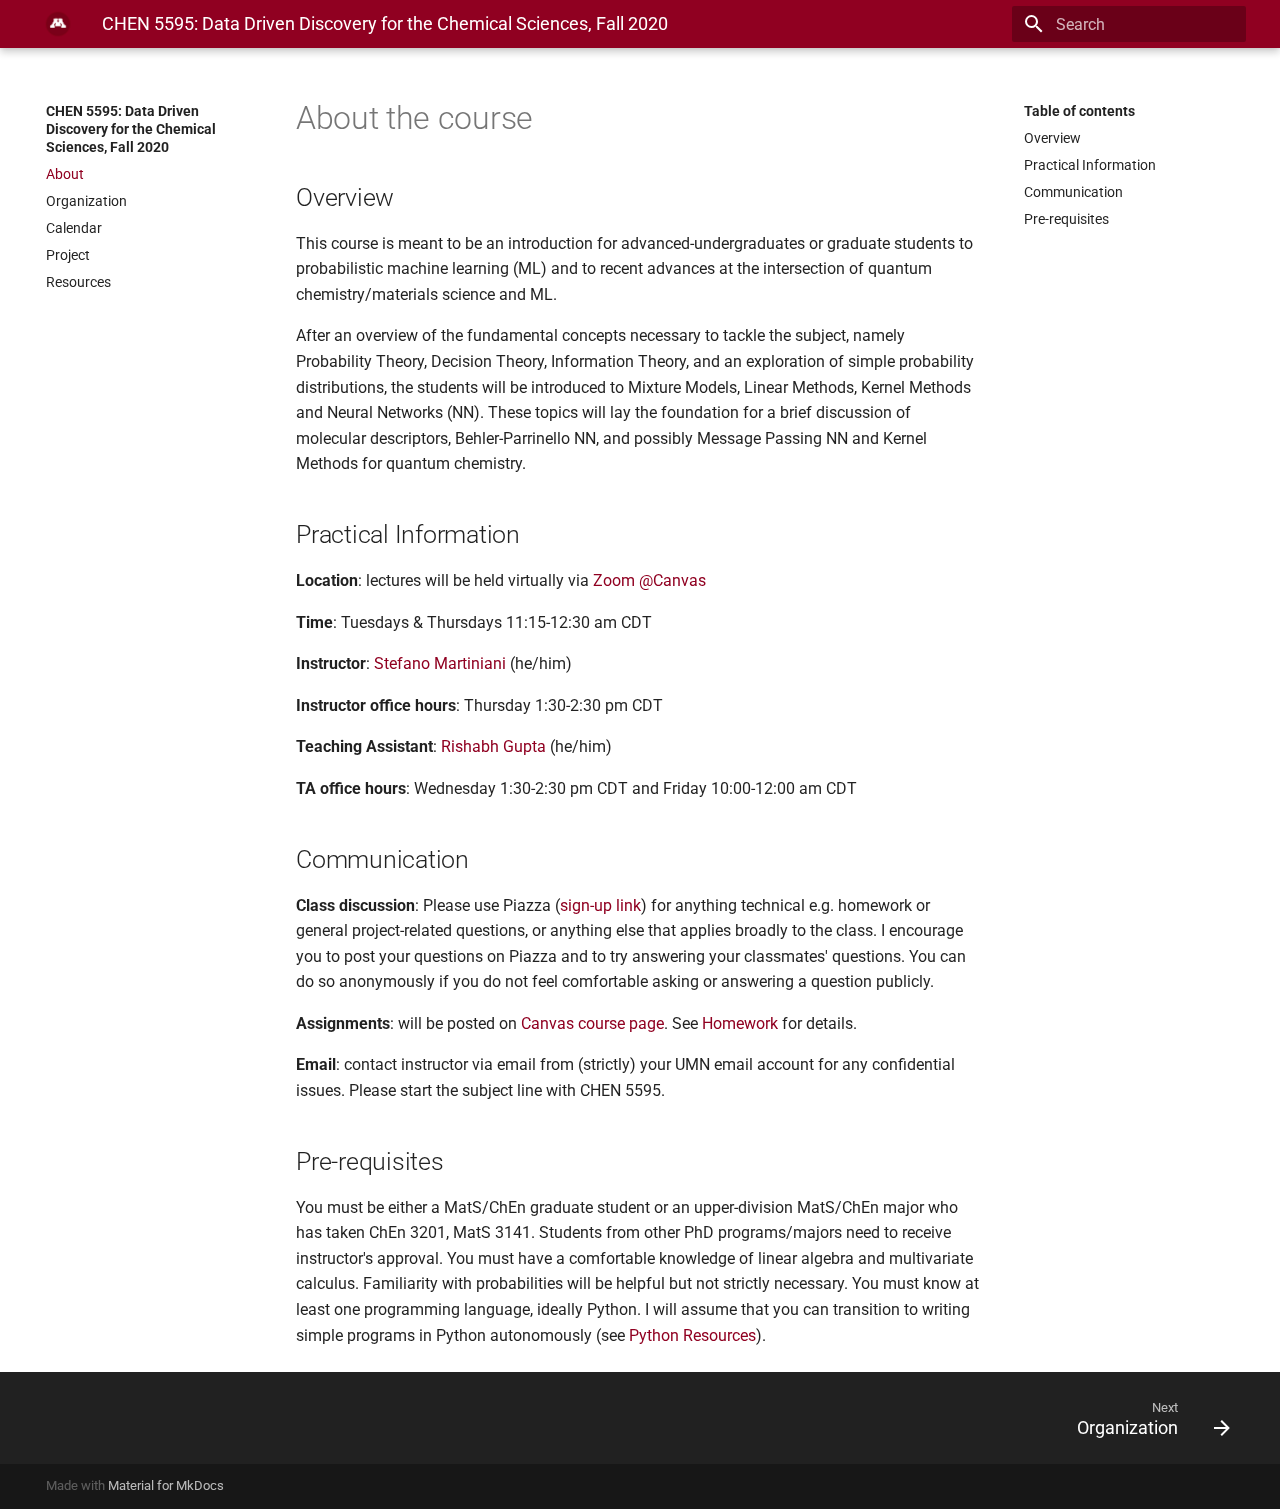
<file: index.html>
<!doctype html>
<html lang="en" class="no-js">
  <head>
    
      <meta charset="utf-8">
      <meta name="viewport" content="width=device-width,initial-scale=1">
      
      
      
      
      <link rel="shortcut icon" href="umn-icon2.png">
      <meta name="generator" content="mkdocs-1.1.2, mkdocs-material-6.1.6">
    
    
      
        <title>CHEN 5595: Data Driven Discovery for the Chemical Sciences, Fall 2020</title>
      
    
    
      <link rel="stylesheet" href="assets/stylesheets/main.6910b76c.min.css">
      
        
        <link rel="stylesheet" href="assets/stylesheets/palette.196e0c26.min.css">
        
      
    
    
    
      
        
        <link href="https://fonts.gstatic.com" rel="preconnect" crossorigin>
        <link rel="stylesheet" href="https://fonts.googleapis.com/css?family=Roboto:300,400,400i,700%7CRoboto+Mono&display=fallback">
        <style>body,input{font-family:"Roboto",-apple-system,BlinkMacSystemFont,Helvetica,Arial,sans-serif}code,kbd,pre{font-family:"Roboto Mono",SFMono-Regular,Consolas,Menlo,monospace}</style>
      
    
    
    
      <link rel="stylesheet" href="stylesheets/extra.css">
    
    
      
    
    
  </head>
  
  
    
    
    
    
    
    <body dir="ltr" data-md-color-scheme="maroon" data-md-color-primary="" data-md-color-accent="">
      
  
    <input class="md-toggle" data-md-toggle="drawer" type="checkbox" id="__drawer" autocomplete="off">
    <input class="md-toggle" data-md-toggle="search" type="checkbox" id="__search" autocomplete="off">
    <label class="md-overlay" for="__drawer"></label>
    <div data-md-component="skip">
      
        
        <a href="#about-the-course" class="md-skip">
          Skip to content
        </a>
      
    </div>
    <div data-md-component="announce">
      
    </div>
    
      

<header class="md-header" data-md-component="header">
  <nav class="md-header-nav md-grid" aria-label="Header">
    <a href="." title="CHEN 5595: Data Driven Discovery for the Chemical Sciences, Fall 2020" class="md-header-nav__button md-logo" aria-label="CHEN 5595: Data Driven Discovery for the Chemical Sciences, Fall 2020">
      
  <img src="umn-icon2.png" alt="logo">

    </a>
    <label class="md-header-nav__button md-icon" for="__drawer">
      <svg xmlns="http://www.w3.org/2000/svg" viewBox="0 0 24 24"><path d="M3 6h18v2H3V6m0 5h18v2H3v-2m0 5h18v2H3v-2z"/></svg>
    </label>
    <div class="md-header-nav__title" data-md-component="header-title">
      
        <div class="md-header-nav__ellipsis">
          <span class="md-header-nav__topic md-ellipsis">
            CHEN 5595: Data Driven Discovery for the Chemical Sciences, Fall 2020
          </span>
          <span class="md-header-nav__topic md-ellipsis">
            
              About
            
          </span>
        </div>
      
    </div>
    
      <label class="md-header-nav__button md-icon" for="__search">
        <svg xmlns="http://www.w3.org/2000/svg" viewBox="0 0 24 24"><path d="M9.5 3A6.5 6.5 0 0116 9.5c0 1.61-.59 3.09-1.56 4.23l.27.27h.79l5 5-1.5 1.5-5-5v-.79l-.27-.27A6.516 6.516 0 019.5 16 6.5 6.5 0 013 9.5 6.5 6.5 0 019.5 3m0 2C7 5 5 7 5 9.5S7 14 9.5 14 14 12 14 9.5 12 5 9.5 5z"/></svg>
      </label>
      
<div class="md-search" data-md-component="search" role="dialog">
  <label class="md-search__overlay" for="__search"></label>
  <div class="md-search__inner" role="search">
    <form class="md-search__form" name="search">
      <input type="text" class="md-search__input" name="query" aria-label="Search" placeholder="Search" autocapitalize="off" autocorrect="off" autocomplete="off" spellcheck="false" data-md-component="search-query" data-md-state="active" required>
      <label class="md-search__icon md-icon" for="__search">
        <svg xmlns="http://www.w3.org/2000/svg" viewBox="0 0 24 24"><path d="M9.5 3A6.5 6.5 0 0116 9.5c0 1.61-.59 3.09-1.56 4.23l.27.27h.79l5 5-1.5 1.5-5-5v-.79l-.27-.27A6.516 6.516 0 019.5 16 6.5 6.5 0 013 9.5 6.5 6.5 0 019.5 3m0 2C7 5 5 7 5 9.5S7 14 9.5 14 14 12 14 9.5 12 5 9.5 5z"/></svg>
        <svg xmlns="http://www.w3.org/2000/svg" viewBox="0 0 24 24"><path d="M20 11v2H8l5.5 5.5-1.42 1.42L4.16 12l7.92-7.92L13.5 5.5 8 11h12z"/></svg>
      </label>
      <button type="reset" class="md-search__icon md-icon" aria-label="Clear" data-md-component="search-reset" tabindex="-1">
        <svg xmlns="http://www.w3.org/2000/svg" viewBox="0 0 24 24"><path d="M19 6.41L17.59 5 12 10.59 6.41 5 5 6.41 10.59 12 5 17.59 6.41 19 12 13.41 17.59 19 19 17.59 13.41 12 19 6.41z"/></svg>
      </button>
    </form>
    <div class="md-search__output">
      <div class="md-search__scrollwrap" data-md-scrollfix>
        <div class="md-search-result" data-md-component="search-result">
          <div class="md-search-result__meta">
            Initializing search
          </div>
          <ol class="md-search-result__list"></ol>
        </div>
      </div>
    </div>
  </div>
</div>
    
    
  </nav>
</header>
    
    <div class="md-container" data-md-component="container">
      
      
        
      
      <main class="md-main" data-md-component="main">
        <div class="md-main__inner md-grid">
          
            
              <div class="md-sidebar md-sidebar--primary" data-md-component="navigation">
                <div class="md-sidebar__scrollwrap">
                  <div class="md-sidebar__inner">
                    

<nav class="md-nav md-nav--primary" aria-label="Navigation" data-md-level="0">
  <label class="md-nav__title" for="__drawer">
    <a href="." title="CHEN 5595: Data Driven Discovery for the Chemical Sciences, Fall 2020" class="md-nav__button md-logo" aria-label="CHEN 5595: Data Driven Discovery for the Chemical Sciences, Fall 2020">
      
  <img src="umn-icon2.png" alt="logo">

    </a>
    CHEN 5595: Data Driven Discovery for the Chemical Sciences, Fall 2020
  </label>
  
  <ul class="md-nav__list" data-md-scrollfix>
    
      
      
      

  


  <li class="md-nav__item md-nav__item--active">
    
    <input class="md-nav__toggle md-toggle" data-md-toggle="toc" type="checkbox" id="__toc">
    
      
    
    
      <label class="md-nav__link md-nav__link--active" for="__toc">
        About
        <span class="md-nav__icon md-icon"></span>
      </label>
    
    <a href="." class="md-nav__link md-nav__link--active">
      About
    </a>
    
      
<nav class="md-nav md-nav--secondary" aria-label="Table of contents">
  
  
    
  
  
    <label class="md-nav__title" for="__toc">
      <span class="md-nav__icon md-icon"></span>
      Table of contents
    </label>
    <ul class="md-nav__list" data-md-scrollfix>
      
        <li class="md-nav__item">
  <a href="#overview" class="md-nav__link">
    Overview
  </a>
  
</li>
      
        <li class="md-nav__item">
  <a href="#practical-information" class="md-nav__link">
    Practical Information
  </a>
  
</li>
      
        <li class="md-nav__item">
  <a href="#communication" class="md-nav__link">
    Communication
  </a>
  
</li>
      
        <li class="md-nav__item">
  <a href="#pre-requisites" class="md-nav__link">
    Pre-requisites
  </a>
  
</li>
      
    </ul>
  
</nav>
    
  </li>

    
      
      
      


  <li class="md-nav__item">
    <a href="organization/" class="md-nav__link">
      Organization
    </a>
  </li>

    
      
      
      


  <li class="md-nav__item">
    <a href="calendar/" class="md-nav__link">
      Calendar
    </a>
  </li>

    
      
      
      


  <li class="md-nav__item">
    <a href="project/" class="md-nav__link">
      Project
    </a>
  </li>

    
      
      
      


  <li class="md-nav__item">
    <a href="resources/" class="md-nav__link">
      Resources
    </a>
  </li>

    
  </ul>
</nav>
                  </div>
                </div>
              </div>
            
            
              <div class="md-sidebar md-sidebar--secondary" data-md-component="toc">
                <div class="md-sidebar__scrollwrap">
                  <div class="md-sidebar__inner">
                    
<nav class="md-nav md-nav--secondary" aria-label="Table of contents">
  
  
    
  
  
    <label class="md-nav__title" for="__toc">
      <span class="md-nav__icon md-icon"></span>
      Table of contents
    </label>
    <ul class="md-nav__list" data-md-scrollfix>
      
        <li class="md-nav__item">
  <a href="#overview" class="md-nav__link">
    Overview
  </a>
  
</li>
      
        <li class="md-nav__item">
  <a href="#practical-information" class="md-nav__link">
    Practical Information
  </a>
  
</li>
      
        <li class="md-nav__item">
  <a href="#communication" class="md-nav__link">
    Communication
  </a>
  
</li>
      
        <li class="md-nav__item">
  <a href="#pre-requisites" class="md-nav__link">
    Pre-requisites
  </a>
  
</li>
      
    </ul>
  
</nav>
                  </div>
                </div>
              </div>
            
          
          <div class="md-content">
            <article class="md-content__inner md-typeset">
              
                
                
                <h1 id="about-the-course">About the course</h1>
<h2 id="overview">Overview</h2>
<p>This course is meant to be an introduction for advanced-undergraduates or graduate students to probabilistic machine learning (ML) and to recent advances at the intersection of quantum chemistry/materials science and ML.  </p>
<p>After an overview of the fundamental concepts necessary to tackle the subject, namely Probability Theory, Decision Theory, Information Theory, and an exploration of simple probability distributions, the students will be introduced to Mixture Models, Linear Methods, Kernel Methods and Neural Networks (NN). These topics will lay the foundation for a brief discussion of molecular descriptors, Behler-Parrinello NN, and possibly Message Passing NN and Kernel Methods for quantum chemistry.</p>
<h2 id="practical-information">Practical Information</h2>
<p><strong>Location</strong>: lectures will be held virtually via <a href="https://canvas.umn.edu/courses/193402/external_tools/21146">Zoom @Canvas</a></p>
<p><strong>Time</strong>: Tuesdays &amp; Thursdays 11:15-12:30 am CDT   </p>
<p><strong>Instructor</strong>: <a href="https://www.cems.umn.edu/people/faculty/stefano-martiniani">Stefano Martiniani</a> (he/him)  </p>
<p><strong>Instructor office hours</strong>: Thursday 1:30-2:30 pm CDT</p>
<p><strong>Teaching Assistant</strong>: <a href="https://www.cems.umn.edu/people/grads/rishabh-gupta">Rishabh Gupta</a>  (he/him)  </p>
<p><strong>TA office hours</strong>: Wednesday 1:30-2:30 pm CDT and Friday 10:00-12:00 am CDT</p>
<h2 id="communication">Communication</h2>
<p><strong>Class discussion</strong>: Please use Piazza (<a href="https://piazza.com/umn/fall2020/chen5595">sign-up link</a>) for anything technical e.g. homework or general project-related questions, or anything else that applies broadly to the class. I encourage you to post your questions on Piazza and to try answering your classmates' questions. You can do so anonymously if you do not feel comfortable asking or answering a question publicly.</p>
<p><strong>Assignments</strong>: will be posted on <a href="https://canvas.umn.edu/courses/193402">Canvas course page</a>. See <a href="organization/#homework">Homework</a> for details.</p>
<p><strong>Email</strong>: contact instructor via email from (strictly) your UMN email account for any confidential issues. Please start the subject line with CHEN 5595.</p>
<h2 id="pre-requisites">Pre-requisites</h2>
<p>You must be either a MatS/ChEn graduate student or an upper-division MatS/ChEn major who has taken ChEn 3201, MatS 3141. Students from other PhD programs/majors need to receive instructor's approval. You must have a comfortable knowledge of linear algebra and multivariate calculus. Familiarity with probabilities will be helpful but not strictly necessary. You must know at least one programming language, ideally Python. I will assume that you can transition to writing simple programs in Python autonomously (see <a href="resources/#python">Python Resources</a>).</p>
                
              
              
                


              
            </article>
          </div>
        </div>
      </main>
      
        
<footer class="md-footer">
  
    <div class="md-footer-nav">
      <nav class="md-footer-nav__inner md-grid" aria-label="Footer">
        
        
          <a href="organization/" class="md-footer-nav__link md-footer-nav__link--next" rel="next">
            <div class="md-footer-nav__title">
              <div class="md-ellipsis">
                <span class="md-footer-nav__direction">
                  Next
                </span>
                Organization
              </div>
            </div>
            <div class="md-footer-nav__button md-icon">
              <svg xmlns="http://www.w3.org/2000/svg" viewBox="0 0 24 24"><path d="M4 11v2h12l-5.5 5.5 1.42 1.42L19.84 12l-7.92-7.92L10.5 5.5 16 11H4z"/></svg>
            </div>
          </a>
        
      </nav>
    </div>
  
  <div class="md-footer-meta md-typeset">
    <div class="md-footer-meta__inner md-grid">
      <div class="md-footer-copyright">
        
        Made with
        <a href="https://squidfunk.github.io/mkdocs-material/" target="_blank" rel="noopener">
          Material for MkDocs
        </a>
      </div>
      
    </div>
  </div>
</footer>
      
    </div>
    
      <script src="assets/javascripts/vendor.fd16492e.min.js"></script>
      <script src="assets/javascripts/bundle.7836ba4d.min.js"></script><script id="__lang" type="application/json">{"clipboard.copy": "Copy to clipboard", "clipboard.copied": "Copied to clipboard", "search.config.lang": "en", "search.config.pipeline": "trimmer, stopWordFilter", "search.config.separator": "[\\s\\-]+", "search.placeholder": "Search", "search.result.placeholder": "Type to start searching", "search.result.none": "No matching documents", "search.result.one": "1 matching document", "search.result.other": "# matching documents", "search.result.more.one": "1 more on this page", "search.result.more.other": "# more on this page", "search.result.term.missing": "Missing"}</script>
      
      <script>
        app = initialize({
          base: ".",
          features: [],
          search: Object.assign({
            worker: "assets/javascripts/worker/search.4ac00218.min.js"
          }, typeof search !== "undefined" && search)
        })
      </script>
      
    
  </body>
</html>
</file>
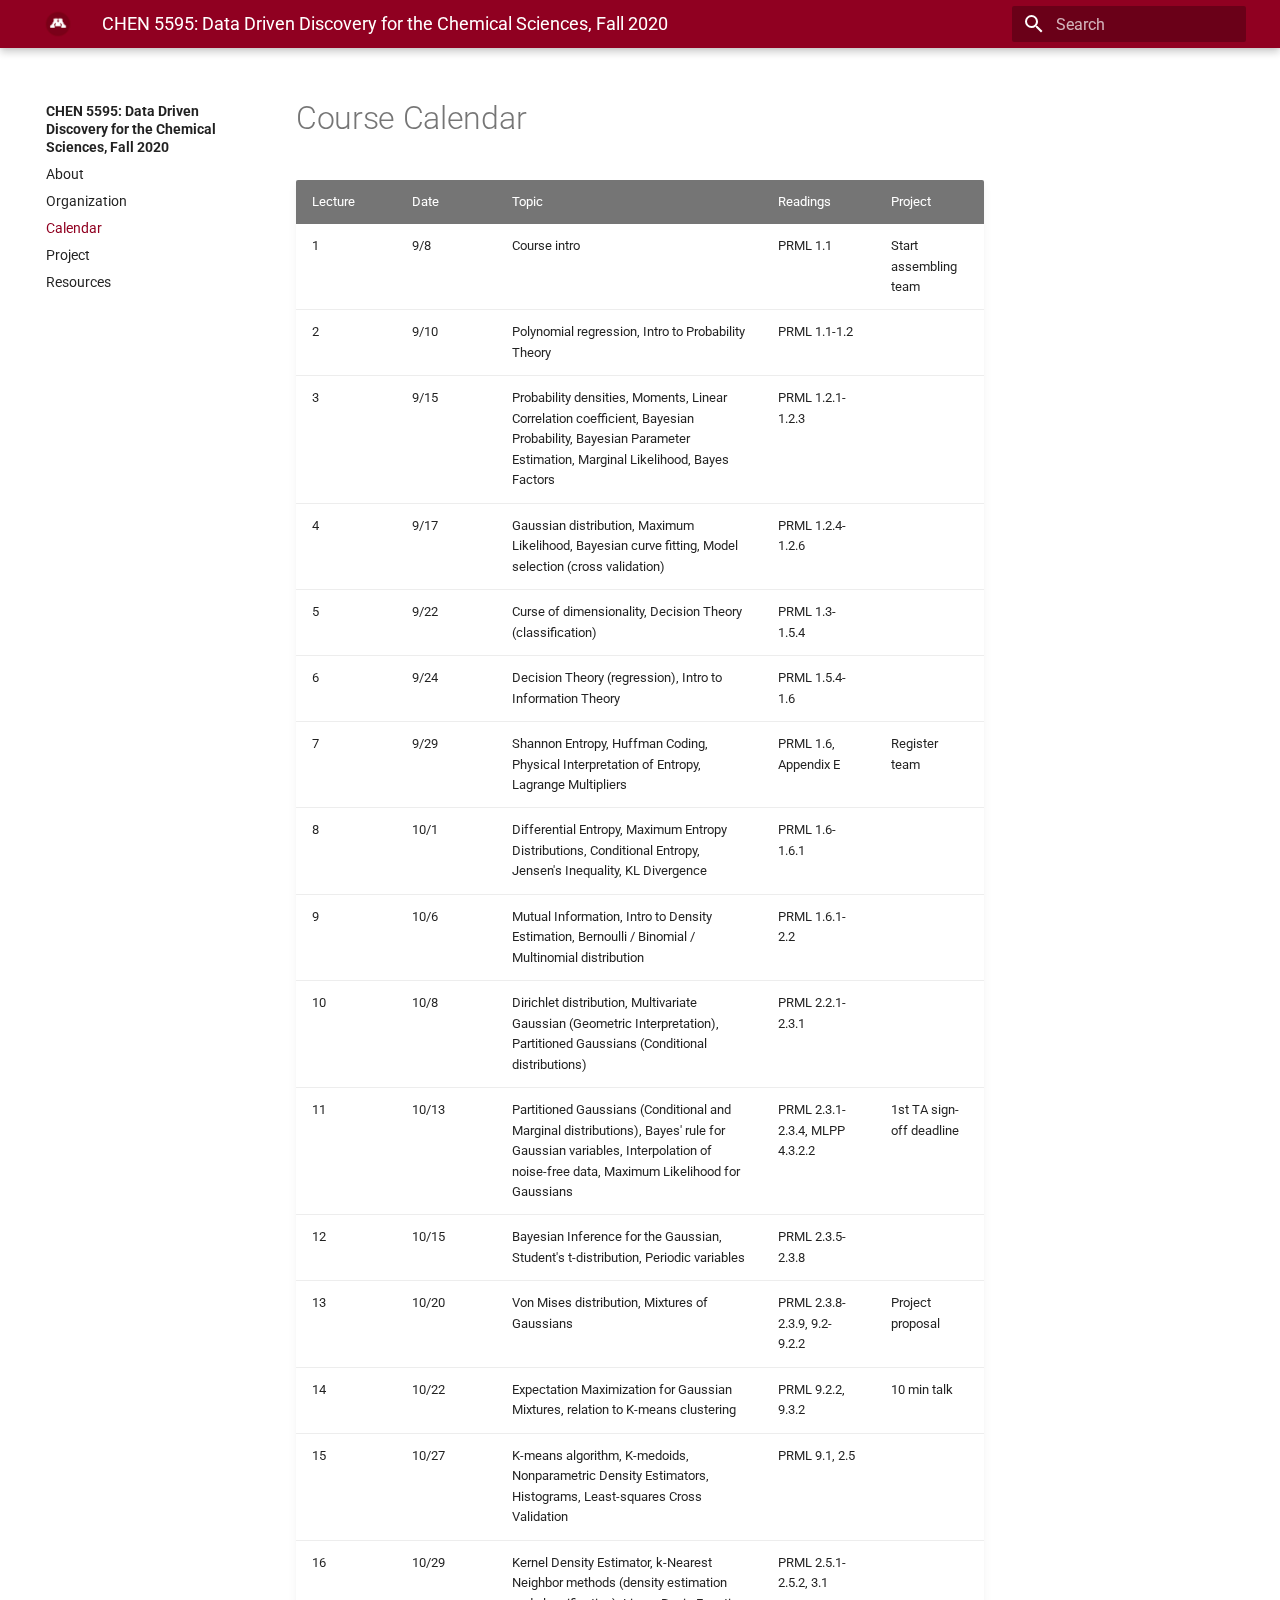
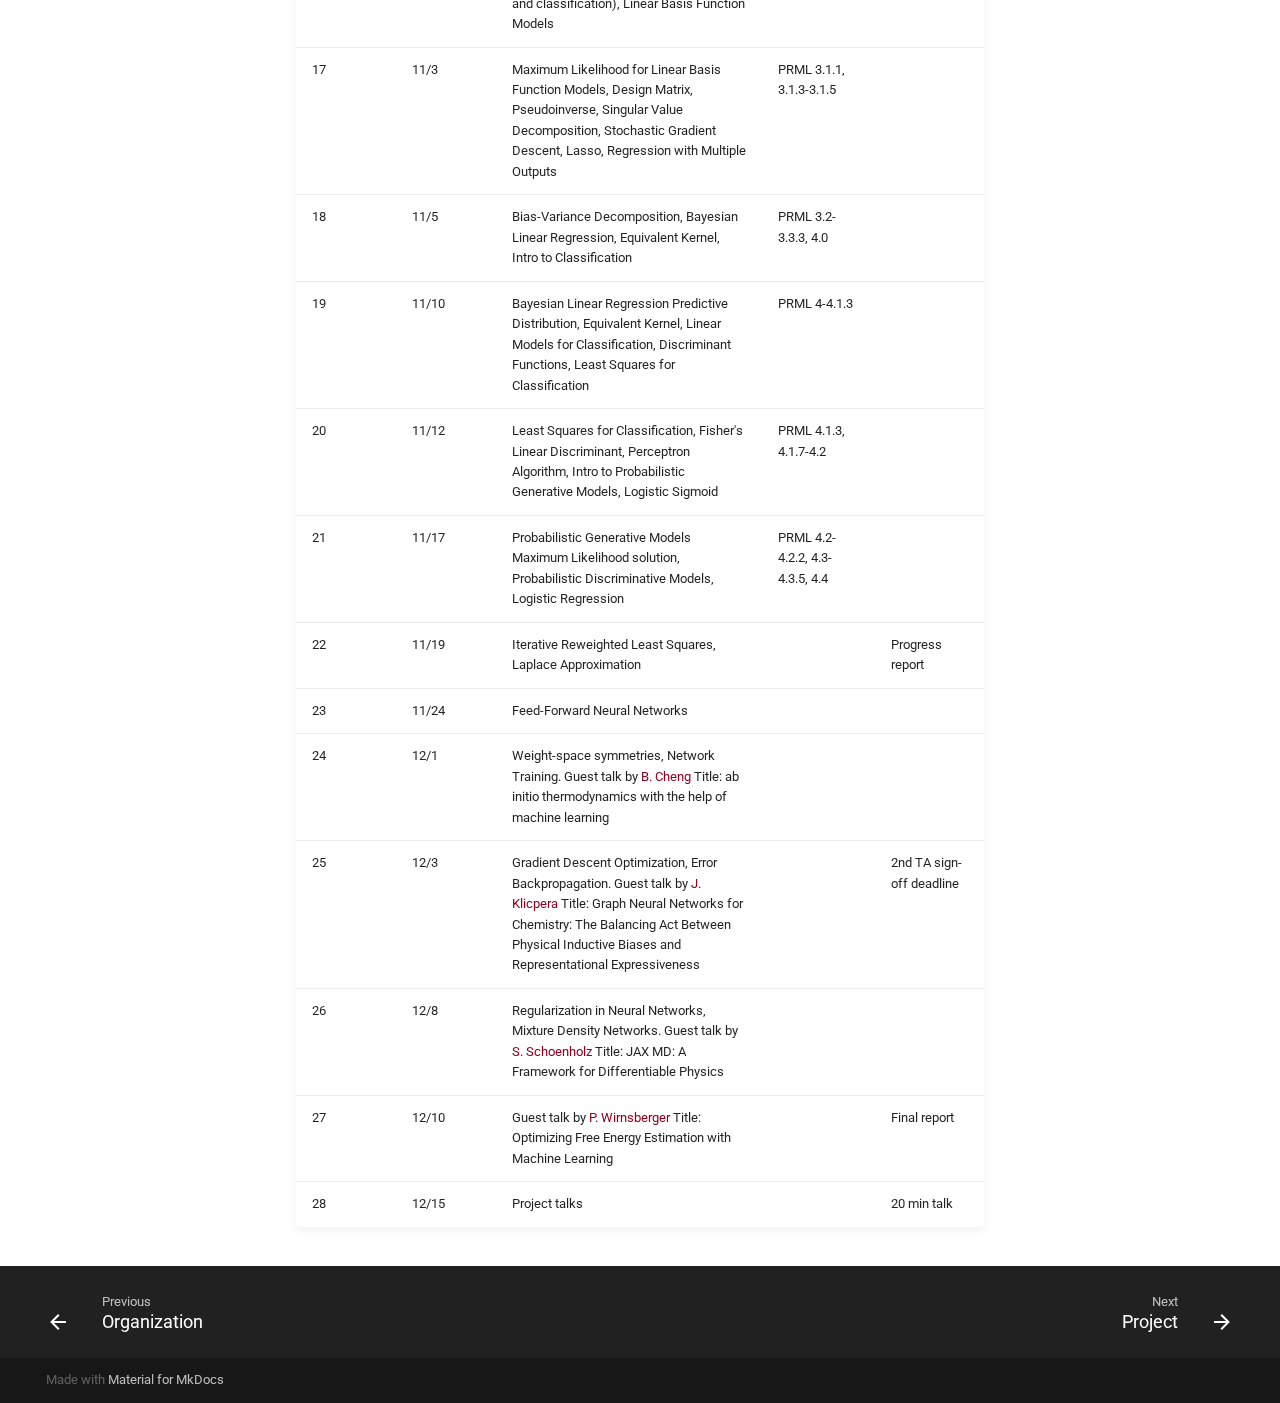
<file: calendar/index.html>
<!doctype html>
<html lang="en" class="no-js">
  <head>
    
      <meta charset="utf-8">
      <meta name="viewport" content="width=device-width,initial-scale=1">
      
      
      
      
      <link rel="shortcut icon" href="../umn-icon2.png">
      <meta name="generator" content="mkdocs-1.1.2, mkdocs-material-6.1.6">
    
    
      
        <title>Calendar - CHEN 5595: Data Driven Discovery for the Chemical Sciences, Fall 2020</title>
      
    
    
      <link rel="stylesheet" href="../assets/stylesheets/main.6910b76c.min.css">
      
        
        <link rel="stylesheet" href="../assets/stylesheets/palette.196e0c26.min.css">
        
      
    
    
    
      
        
        <link href="https://fonts.gstatic.com" rel="preconnect" crossorigin>
        <link rel="stylesheet" href="https://fonts.googleapis.com/css?family=Roboto:300,400,400i,700%7CRoboto+Mono&display=fallback">
        <style>body,input{font-family:"Roboto",-apple-system,BlinkMacSystemFont,Helvetica,Arial,sans-serif}code,kbd,pre{font-family:"Roboto Mono",SFMono-Regular,Consolas,Menlo,monospace}</style>
      
    
    
    
      <link rel="stylesheet" href="../stylesheets/extra.css">
    
    
      
    
    
  </head>
  
  
    
    
    
    
    
    <body dir="ltr" data-md-color-scheme="maroon" data-md-color-primary="" data-md-color-accent="">
      
  
    <input class="md-toggle" data-md-toggle="drawer" type="checkbox" id="__drawer" autocomplete="off">
    <input class="md-toggle" data-md-toggle="search" type="checkbox" id="__search" autocomplete="off">
    <label class="md-overlay" for="__drawer"></label>
    <div data-md-component="skip">
      
        
        <a href="#course-calendar" class="md-skip">
          Skip to content
        </a>
      
    </div>
    <div data-md-component="announce">
      
    </div>
    
      

<header class="md-header" data-md-component="header">
  <nav class="md-header-nav md-grid" aria-label="Header">
    <a href=".." title="CHEN 5595: Data Driven Discovery for the Chemical Sciences, Fall 2020" class="md-header-nav__button md-logo" aria-label="CHEN 5595: Data Driven Discovery for the Chemical Sciences, Fall 2020">
      
  <img src="../umn-icon2.png" alt="logo">

    </a>
    <label class="md-header-nav__button md-icon" for="__drawer">
      <svg xmlns="http://www.w3.org/2000/svg" viewBox="0 0 24 24"><path d="M3 6h18v2H3V6m0 5h18v2H3v-2m0 5h18v2H3v-2z"/></svg>
    </label>
    <div class="md-header-nav__title" data-md-component="header-title">
      
        <div class="md-header-nav__ellipsis">
          <span class="md-header-nav__topic md-ellipsis">
            CHEN 5595: Data Driven Discovery for the Chemical Sciences, Fall 2020
          </span>
          <span class="md-header-nav__topic md-ellipsis">
            
              Calendar
            
          </span>
        </div>
      
    </div>
    
      <label class="md-header-nav__button md-icon" for="__search">
        <svg xmlns="http://www.w3.org/2000/svg" viewBox="0 0 24 24"><path d="M9.5 3A6.5 6.5 0 0116 9.5c0 1.61-.59 3.09-1.56 4.23l.27.27h.79l5 5-1.5 1.5-5-5v-.79l-.27-.27A6.516 6.516 0 019.5 16 6.5 6.5 0 013 9.5 6.5 6.5 0 019.5 3m0 2C7 5 5 7 5 9.5S7 14 9.5 14 14 12 14 9.5 12 5 9.5 5z"/></svg>
      </label>
      
<div class="md-search" data-md-component="search" role="dialog">
  <label class="md-search__overlay" for="__search"></label>
  <div class="md-search__inner" role="search">
    <form class="md-search__form" name="search">
      <input type="text" class="md-search__input" name="query" aria-label="Search" placeholder="Search" autocapitalize="off" autocorrect="off" autocomplete="off" spellcheck="false" data-md-component="search-query" data-md-state="active" required>
      <label class="md-search__icon md-icon" for="__search">
        <svg xmlns="http://www.w3.org/2000/svg" viewBox="0 0 24 24"><path d="M9.5 3A6.5 6.5 0 0116 9.5c0 1.61-.59 3.09-1.56 4.23l.27.27h.79l5 5-1.5 1.5-5-5v-.79l-.27-.27A6.516 6.516 0 019.5 16 6.5 6.5 0 013 9.5 6.5 6.5 0 019.5 3m0 2C7 5 5 7 5 9.5S7 14 9.5 14 14 12 14 9.5 12 5 9.5 5z"/></svg>
        <svg xmlns="http://www.w3.org/2000/svg" viewBox="0 0 24 24"><path d="M20 11v2H8l5.5 5.5-1.42 1.42L4.16 12l7.92-7.92L13.5 5.5 8 11h12z"/></svg>
      </label>
      <button type="reset" class="md-search__icon md-icon" aria-label="Clear" data-md-component="search-reset" tabindex="-1">
        <svg xmlns="http://www.w3.org/2000/svg" viewBox="0 0 24 24"><path d="M19 6.41L17.59 5 12 10.59 6.41 5 5 6.41 10.59 12 5 17.59 6.41 19 12 13.41 17.59 19 19 17.59 13.41 12 19 6.41z"/></svg>
      </button>
    </form>
    <div class="md-search__output">
      <div class="md-search__scrollwrap" data-md-scrollfix>
        <div class="md-search-result" data-md-component="search-result">
          <div class="md-search-result__meta">
            Initializing search
          </div>
          <ol class="md-search-result__list"></ol>
        </div>
      </div>
    </div>
  </div>
</div>
    
    
  </nav>
</header>
    
    <div class="md-container" data-md-component="container">
      
      
        
      
      <main class="md-main" data-md-component="main">
        <div class="md-main__inner md-grid">
          
            
              <div class="md-sidebar md-sidebar--primary" data-md-component="navigation">
                <div class="md-sidebar__scrollwrap">
                  <div class="md-sidebar__inner">
                    

<nav class="md-nav md-nav--primary" aria-label="Navigation" data-md-level="0">
  <label class="md-nav__title" for="__drawer">
    <a href=".." title="CHEN 5595: Data Driven Discovery for the Chemical Sciences, Fall 2020" class="md-nav__button md-logo" aria-label="CHEN 5595: Data Driven Discovery for the Chemical Sciences, Fall 2020">
      
  <img src="../umn-icon2.png" alt="logo">

    </a>
    CHEN 5595: Data Driven Discovery for the Chemical Sciences, Fall 2020
  </label>
  
  <ul class="md-nav__list" data-md-scrollfix>
    
      
      
      


  <li class="md-nav__item">
    <a href=".." class="md-nav__link">
      About
    </a>
  </li>

    
      
      
      


  <li class="md-nav__item">
    <a href="../organization/" class="md-nav__link">
      Organization
    </a>
  </li>

    
      
      
      

  


  <li class="md-nav__item md-nav__item--active">
    
    <input class="md-nav__toggle md-toggle" data-md-toggle="toc" type="checkbox" id="__toc">
    
      
    
    
    <a href="./" class="md-nav__link md-nav__link--active">
      Calendar
    </a>
    
  </li>

    
      
      
      


  <li class="md-nav__item">
    <a href="../project/" class="md-nav__link">
      Project
    </a>
  </li>

    
      
      
      


  <li class="md-nav__item">
    <a href="../resources/" class="md-nav__link">
      Resources
    </a>
  </li>

    
  </ul>
</nav>
                  </div>
                </div>
              </div>
            
            
              <div class="md-sidebar md-sidebar--secondary" data-md-component="toc">
                <div class="md-sidebar__scrollwrap">
                  <div class="md-sidebar__inner">
                    
<nav class="md-nav md-nav--secondary" aria-label="Table of contents">
  
  
    
  
  
</nav>
                  </div>
                </div>
              </div>
            
          
          <div class="md-content">
            <article class="md-content__inner md-typeset">
              
                
                
                <h1 id="course-calendar">Course Calendar</h1>
<table>
<thead>
<tr>
<th>Lecture</th>
<th>Date</th>
<th>Topic</th>
<th>Readings</th>
<th>Project</th>
</tr>
</thead>
<tbody>
<tr>
<td>1</td>
<td>9/8</td>
<td>Course intro</td>
<td>PRML 1.1</td>
<td>Start assembling team</td>
</tr>
<tr>
<td>2</td>
<td>9/10</td>
<td>Polynomial regression, Intro to Probability Theory</td>
<td>PRML 1.1-1.2</td>
<td></td>
</tr>
<tr>
<td>3</td>
<td>9/15</td>
<td>Probability densities, Moments, Linear Correlation coefficient, Bayesian Probability, Bayesian Parameter Estimation, Marginal Likelihood, Bayes Factors</td>
<td>PRML 1.2.1-1.2.3</td>
<td></td>
</tr>
<tr>
<td>4</td>
<td>9/17</td>
<td>Gaussian distribution, Maximum Likelihood, Bayesian curve fitting, Model selection (cross validation)</td>
<td>PRML 1.2.4-1.2.6</td>
<td></td>
</tr>
<tr>
<td>5</td>
<td>9/22</td>
<td>Curse of dimensionality, Decision Theory (classification)</td>
<td>PRML 1.3-1.5.4</td>
<td></td>
</tr>
<tr>
<td>6</td>
<td>9/24</td>
<td>Decision Theory (regression), Intro to Information Theory</td>
<td>PRML 1.5.4-1.6</td>
<td></td>
</tr>
<tr>
<td>7</td>
<td>9/29</td>
<td>Shannon Entropy, Huffman Coding, Physical Interpretation of Entropy, Lagrange Multipliers</td>
<td>PRML 1.6, Appendix E</td>
<td>Register team</td>
</tr>
<tr>
<td>8</td>
<td>10/1</td>
<td>Differential Entropy, Maximum Entropy Distributions, Conditional Entropy, Jensen's Inequality, KL Divergence</td>
<td>PRML 1.6-1.6.1</td>
<td></td>
</tr>
<tr>
<td>9</td>
<td>10/6</td>
<td>Mutual Information, Intro to Density Estimation, Bernoulli / Binomial / Multinomial distribution</td>
<td>PRML 1.6.1-2.2</td>
<td></td>
</tr>
<tr>
<td>10</td>
<td>10/8</td>
<td>Dirichlet distribution, Multivariate Gaussian (Geometric Interpretation), Partitioned Gaussians (Conditional distributions)</td>
<td>PRML 2.2.1-2.3.1</td>
<td></td>
</tr>
<tr>
<td>11</td>
<td>10/13</td>
<td>Partitioned Gaussians (Conditional and Marginal distributions), Bayes' rule for Gaussian variables, Interpolation of noise-free data, Maximum Likelihood for Gaussians</td>
<td>PRML 2.3.1-2.3.4, MLPP 4.3.2.2</td>
<td>1st TA sign-off deadline</td>
</tr>
<tr>
<td>12</td>
<td>10/15</td>
<td>Bayesian Inference for the Gaussian, Student's t-distribution, Periodic variables</td>
<td>PRML 2.3.5-2.3.8</td>
<td></td>
</tr>
<tr>
<td>13</td>
<td>10/20</td>
<td>Von Mises distribution, Mixtures of Gaussians</td>
<td>PRML 2.3.8-2.3.9, 9.2-9.2.2</td>
<td>Project proposal</td>
</tr>
<tr>
<td>14</td>
<td>10/22</td>
<td>Expectation Maximization for Gaussian Mixtures, relation to K-means clustering</td>
<td>PRML 9.2.2, 9.3.2</td>
<td>10 min talk</td>
</tr>
<tr>
<td>15</td>
<td>10/27</td>
<td>K-means algorithm, K-medoids, Nonparametric Density Estimators, Histograms, Least-squares Cross Validation</td>
<td>PRML 9.1, 2.5</td>
<td></td>
</tr>
<tr>
<td>16</td>
<td>10/29</td>
<td>Kernel Density Estimator, k-Nearest Neighbor methods (density estimation and classification), Linear Basis Function Models</td>
<td>PRML 2.5.1-2.5.2, 3.1</td>
<td></td>
</tr>
<tr>
<td>17</td>
<td>11/3</td>
<td>Maximum Likelihood for Linear Basis Function Models, Design Matrix, Pseudoinverse, Singular Value Decomposition, Stochastic Gradient Descent, Lasso, Regression with Multiple Outputs</td>
<td>PRML 3.1.1, 3.1.3-3.1.5</td>
<td></td>
</tr>
<tr>
<td>18</td>
<td>11/5</td>
<td>Bias-Variance Decomposition, Bayesian Linear Regression, Equivalent Kernel, Intro to Classification</td>
<td>PRML 3.2-3.3.3, 4.0</td>
<td></td>
</tr>
<tr>
<td>19</td>
<td>11/10</td>
<td>Bayesian Linear Regression Predictive Distribution, Equivalent Kernel, Linear Models for Classification, Discriminant Functions, Least Squares for Classification</td>
<td>PRML 4-4.1.3</td>
<td></td>
</tr>
<tr>
<td>20</td>
<td>11/12</td>
<td>Least Squares for Classification, Fisher's Linear Discriminant, Perceptron Algorithm, Intro to Probabilistic Generative Models, Logistic Sigmoid</td>
<td>PRML 4.1.3, 4.1.7-4.2</td>
<td></td>
</tr>
<tr>
<td>21</td>
<td>11/17</td>
<td>Probabilistic Generative Models Maximum Likelihood solution, Probabilistic Discriminative Models, Logistic Regression</td>
<td>PRML 4.2-4.2.2, 4.3-4.3.5, 4.4</td>
<td></td>
</tr>
<tr>
<td>22</td>
<td>11/19</td>
<td>Iterative Reweighted Least Squares, Laplace Approximation</td>
<td></td>
<td>Progress report</td>
</tr>
<tr>
<td>23</td>
<td>11/24</td>
<td>Feed-Forward Neural Networks</td>
<td></td>
<td></td>
</tr>
<tr>
<td>24</td>
<td>12/1</td>
<td>Weight-space symmetries, Network Training. Guest talk by <a href="https://sites.google.com/site/tonicbq/about-me?authuser=0">B. Cheng</a> Title: ab initio thermodynamics with the help of machine learning</td>
<td></td>
<td></td>
</tr>
<tr>
<td>25</td>
<td>12/3</td>
<td>Gradient Descent Optimization, Error Backpropagation. Guest talk by <a href="https://www.in.tum.de/en/daml/team/johannes-klicpera/">J. Klicpera</a> Title: Graph Neural Networks for Chemistry: The Balancing Act Between Physical Inductive Biases and Representational Expressiveness</td>
<td></td>
<td>2nd TA sign-off deadline</td>
</tr>
<tr>
<td>26</td>
<td>12/8</td>
<td>Regularization in Neural Networks, Mixture Density Networks. Guest talk by <a href="https://samschoenholz.wordpress.com/">S. Schoenholz</a> Title: JAX MD: A Framework for Differentiable Physics</td>
<td></td>
<td></td>
</tr>
<tr>
<td>27</td>
<td>12/10</td>
<td>Guest talk by <a href="https://pw359.github.io/">P. Wirnsberger</a> Title: Optimizing Free Energy Estimation with Machine Learning</td>
<td></td>
<td>Final report</td>
</tr>
<tr>
<td>28</td>
<td>12/15</td>
<td>Project talks</td>
<td></td>
<td>20 min talk</td>
</tr>
</tbody>
</table>
                
              
              
                


              
            </article>
          </div>
        </div>
      </main>
      
        
<footer class="md-footer">
  
    <div class="md-footer-nav">
      <nav class="md-footer-nav__inner md-grid" aria-label="Footer">
        
          <a href="../organization/" class="md-footer-nav__link md-footer-nav__link--prev" rel="prev">
            <div class="md-footer-nav__button md-icon">
              <svg xmlns="http://www.w3.org/2000/svg" viewBox="0 0 24 24"><path d="M20 11v2H8l5.5 5.5-1.42 1.42L4.16 12l7.92-7.92L13.5 5.5 8 11h12z"/></svg>
            </div>
            <div class="md-footer-nav__title">
              <div class="md-ellipsis">
                <span class="md-footer-nav__direction">
                  Previous
                </span>
                Organization
              </div>
            </div>
          </a>
        
        
          <a href="../project/" class="md-footer-nav__link md-footer-nav__link--next" rel="next">
            <div class="md-footer-nav__title">
              <div class="md-ellipsis">
                <span class="md-footer-nav__direction">
                  Next
                </span>
                Project
              </div>
            </div>
            <div class="md-footer-nav__button md-icon">
              <svg xmlns="http://www.w3.org/2000/svg" viewBox="0 0 24 24"><path d="M4 11v2h12l-5.5 5.5 1.42 1.42L19.84 12l-7.92-7.92L10.5 5.5 16 11H4z"/></svg>
            </div>
          </a>
        
      </nav>
    </div>
  
  <div class="md-footer-meta md-typeset">
    <div class="md-footer-meta__inner md-grid">
      <div class="md-footer-copyright">
        
        Made with
        <a href="https://squidfunk.github.io/mkdocs-material/" target="_blank" rel="noopener">
          Material for MkDocs
        </a>
      </div>
      
    </div>
  </div>
</footer>
      
    </div>
    
      <script src="../assets/javascripts/vendor.fd16492e.min.js"></script>
      <script src="../assets/javascripts/bundle.7836ba4d.min.js"></script><script id="__lang" type="application/json">{"clipboard.copy": "Copy to clipboard", "clipboard.copied": "Copied to clipboard", "search.config.lang": "en", "search.config.pipeline": "trimmer, stopWordFilter", "search.config.separator": "[\\s\\-]+", "search.placeholder": "Search", "search.result.placeholder": "Type to start searching", "search.result.none": "No matching documents", "search.result.one": "1 matching document", "search.result.other": "# matching documents", "search.result.more.one": "1 more on this page", "search.result.more.other": "# more on this page", "search.result.term.missing": "Missing"}</script>
      
      <script>
        app = initialize({
          base: "..",
          features: [],
          search: Object.assign({
            worker: "../assets/javascripts/worker/search.4ac00218.min.js"
          }, typeof search !== "undefined" && search)
        })
      </script>
      
    
  </body>
</html>
</file>
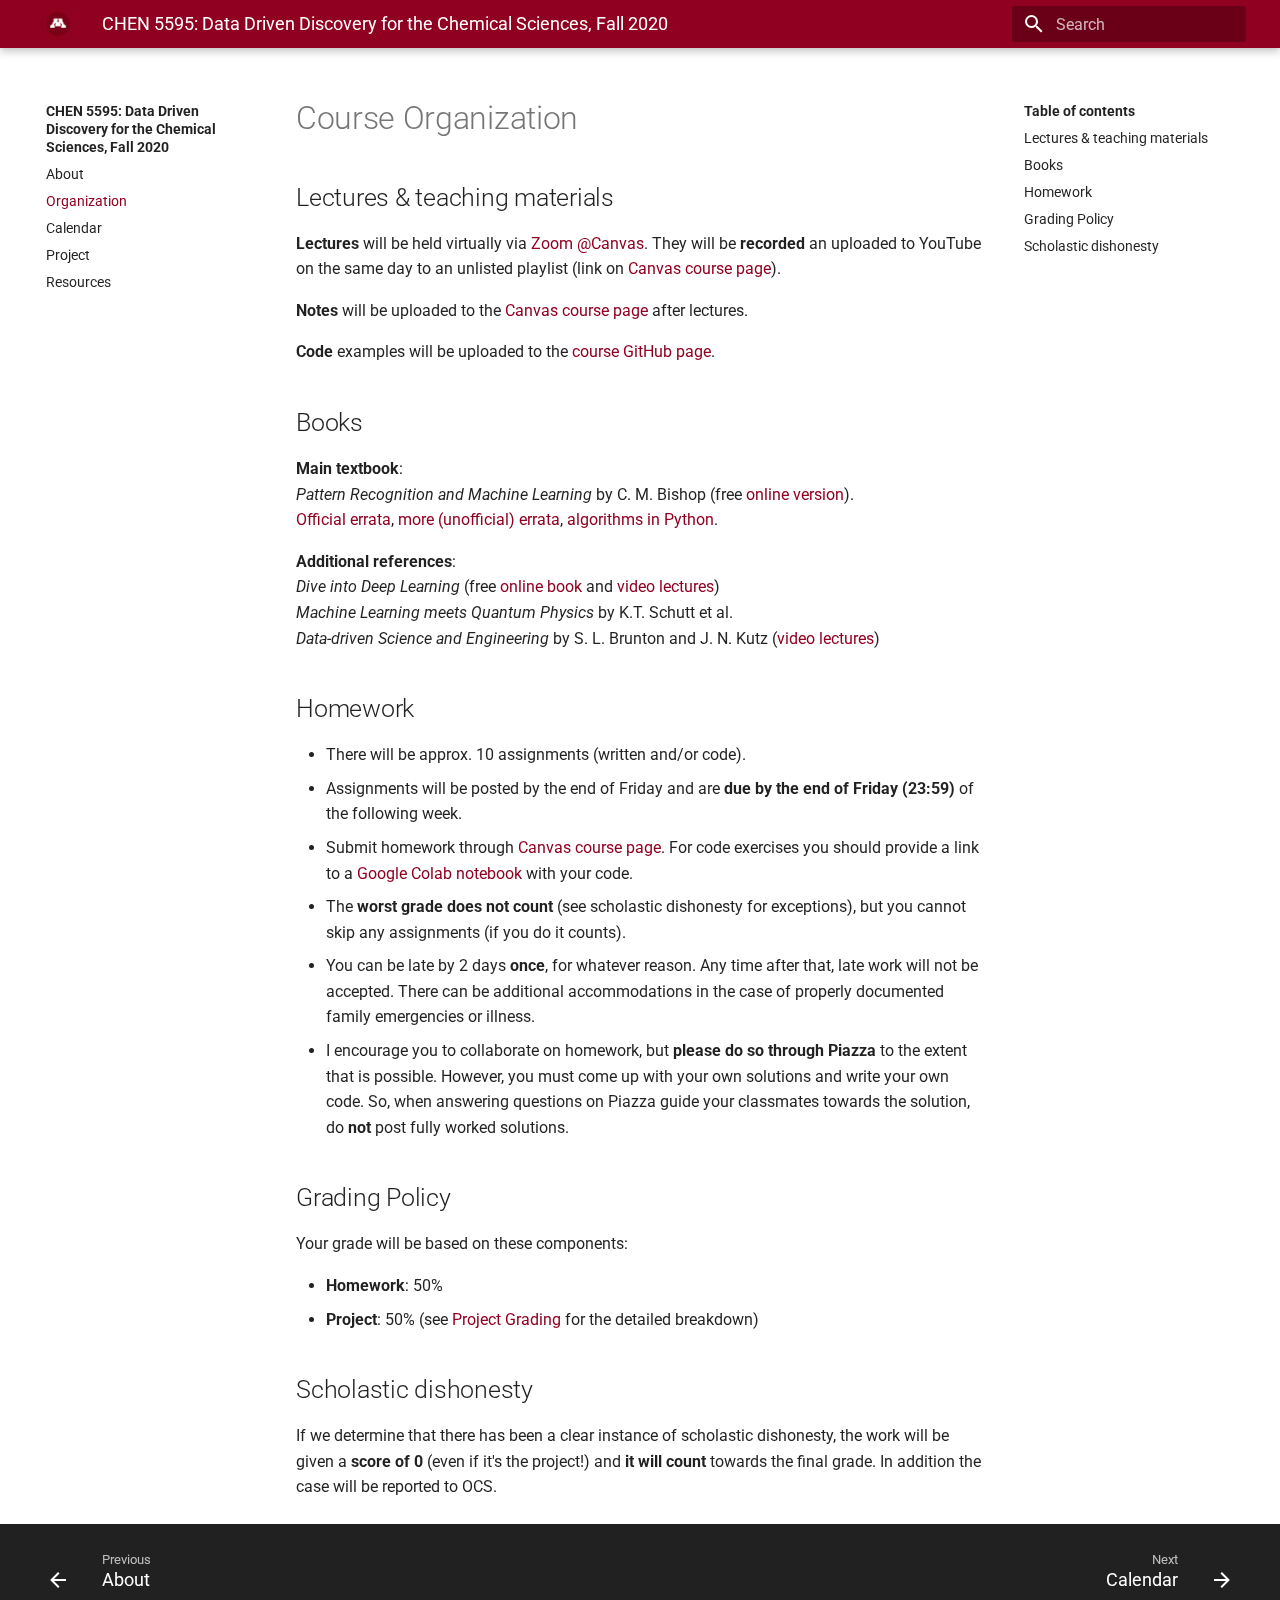
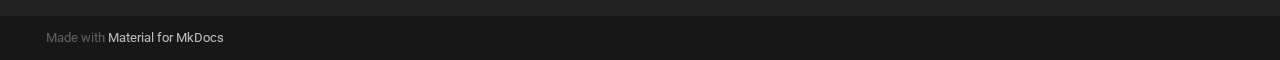
<file: organization/index.html>
<!doctype html>
<html lang="en" class="no-js">
  <head>
    
      <meta charset="utf-8">
      <meta name="viewport" content="width=device-width,initial-scale=1">
      
      
      
      
      <link rel="shortcut icon" href="../umn-icon2.png">
      <meta name="generator" content="mkdocs-1.1.2, mkdocs-material-6.1.6">
    
    
      
        <title>Organization - CHEN 5595: Data Driven Discovery for the Chemical Sciences, Fall 2020</title>
      
    
    
      <link rel="stylesheet" href="../assets/stylesheets/main.6910b76c.min.css">
      
        
        <link rel="stylesheet" href="../assets/stylesheets/palette.196e0c26.min.css">
        
      
    
    
    
      
        
        <link href="https://fonts.gstatic.com" rel="preconnect" crossorigin>
        <link rel="stylesheet" href="https://fonts.googleapis.com/css?family=Roboto:300,400,400i,700%7CRoboto+Mono&display=fallback">
        <style>body,input{font-family:"Roboto",-apple-system,BlinkMacSystemFont,Helvetica,Arial,sans-serif}code,kbd,pre{font-family:"Roboto Mono",SFMono-Regular,Consolas,Menlo,monospace}</style>
      
    
    
    
      <link rel="stylesheet" href="../stylesheets/extra.css">
    
    
      
    
    
  </head>
  
  
    
    
    
    
    
    <body dir="ltr" data-md-color-scheme="maroon" data-md-color-primary="" data-md-color-accent="">
      
  
    <input class="md-toggle" data-md-toggle="drawer" type="checkbox" id="__drawer" autocomplete="off">
    <input class="md-toggle" data-md-toggle="search" type="checkbox" id="__search" autocomplete="off">
    <label class="md-overlay" for="__drawer"></label>
    <div data-md-component="skip">
      
        
        <a href="#course-organization" class="md-skip">
          Skip to content
        </a>
      
    </div>
    <div data-md-component="announce">
      
    </div>
    
      

<header class="md-header" data-md-component="header">
  <nav class="md-header-nav md-grid" aria-label="Header">
    <a href=".." title="CHEN 5595: Data Driven Discovery for the Chemical Sciences, Fall 2020" class="md-header-nav__button md-logo" aria-label="CHEN 5595: Data Driven Discovery for the Chemical Sciences, Fall 2020">
      
  <img src="../umn-icon2.png" alt="logo">

    </a>
    <label class="md-header-nav__button md-icon" for="__drawer">
      <svg xmlns="http://www.w3.org/2000/svg" viewBox="0 0 24 24"><path d="M3 6h18v2H3V6m0 5h18v2H3v-2m0 5h18v2H3v-2z"/></svg>
    </label>
    <div class="md-header-nav__title" data-md-component="header-title">
      
        <div class="md-header-nav__ellipsis">
          <span class="md-header-nav__topic md-ellipsis">
            CHEN 5595: Data Driven Discovery for the Chemical Sciences, Fall 2020
          </span>
          <span class="md-header-nav__topic md-ellipsis">
            
              Organization
            
          </span>
        </div>
      
    </div>
    
      <label class="md-header-nav__button md-icon" for="__search">
        <svg xmlns="http://www.w3.org/2000/svg" viewBox="0 0 24 24"><path d="M9.5 3A6.5 6.5 0 0116 9.5c0 1.61-.59 3.09-1.56 4.23l.27.27h.79l5 5-1.5 1.5-5-5v-.79l-.27-.27A6.516 6.516 0 019.5 16 6.5 6.5 0 013 9.5 6.5 6.5 0 019.5 3m0 2C7 5 5 7 5 9.5S7 14 9.5 14 14 12 14 9.5 12 5 9.5 5z"/></svg>
      </label>
      
<div class="md-search" data-md-component="search" role="dialog">
  <label class="md-search__overlay" for="__search"></label>
  <div class="md-search__inner" role="search">
    <form class="md-search__form" name="search">
      <input type="text" class="md-search__input" name="query" aria-label="Search" placeholder="Search" autocapitalize="off" autocorrect="off" autocomplete="off" spellcheck="false" data-md-component="search-query" data-md-state="active" required>
      <label class="md-search__icon md-icon" for="__search">
        <svg xmlns="http://www.w3.org/2000/svg" viewBox="0 0 24 24"><path d="M9.5 3A6.5 6.5 0 0116 9.5c0 1.61-.59 3.09-1.56 4.23l.27.27h.79l5 5-1.5 1.5-5-5v-.79l-.27-.27A6.516 6.516 0 019.5 16 6.5 6.5 0 013 9.5 6.5 6.5 0 019.5 3m0 2C7 5 5 7 5 9.5S7 14 9.5 14 14 12 14 9.5 12 5 9.5 5z"/></svg>
        <svg xmlns="http://www.w3.org/2000/svg" viewBox="0 0 24 24"><path d="M20 11v2H8l5.5 5.5-1.42 1.42L4.16 12l7.92-7.92L13.5 5.5 8 11h12z"/></svg>
      </label>
      <button type="reset" class="md-search__icon md-icon" aria-label="Clear" data-md-component="search-reset" tabindex="-1">
        <svg xmlns="http://www.w3.org/2000/svg" viewBox="0 0 24 24"><path d="M19 6.41L17.59 5 12 10.59 6.41 5 5 6.41 10.59 12 5 17.59 6.41 19 12 13.41 17.59 19 19 17.59 13.41 12 19 6.41z"/></svg>
      </button>
    </form>
    <div class="md-search__output">
      <div class="md-search__scrollwrap" data-md-scrollfix>
        <div class="md-search-result" data-md-component="search-result">
          <div class="md-search-result__meta">
            Initializing search
          </div>
          <ol class="md-search-result__list"></ol>
        </div>
      </div>
    </div>
  </div>
</div>
    
    
  </nav>
</header>
    
    <div class="md-container" data-md-component="container">
      
      
        
      
      <main class="md-main" data-md-component="main">
        <div class="md-main__inner md-grid">
          
            
              <div class="md-sidebar md-sidebar--primary" data-md-component="navigation">
                <div class="md-sidebar__scrollwrap">
                  <div class="md-sidebar__inner">
                    

<nav class="md-nav md-nav--primary" aria-label="Navigation" data-md-level="0">
  <label class="md-nav__title" for="__drawer">
    <a href=".." title="CHEN 5595: Data Driven Discovery for the Chemical Sciences, Fall 2020" class="md-nav__button md-logo" aria-label="CHEN 5595: Data Driven Discovery for the Chemical Sciences, Fall 2020">
      
  <img src="../umn-icon2.png" alt="logo">

    </a>
    CHEN 5595: Data Driven Discovery for the Chemical Sciences, Fall 2020
  </label>
  
  <ul class="md-nav__list" data-md-scrollfix>
    
      
      
      


  <li class="md-nav__item">
    <a href=".." class="md-nav__link">
      About
    </a>
  </li>

    
      
      
      

  


  <li class="md-nav__item md-nav__item--active">
    
    <input class="md-nav__toggle md-toggle" data-md-toggle="toc" type="checkbox" id="__toc">
    
      
    
    
      <label class="md-nav__link md-nav__link--active" for="__toc">
        Organization
        <span class="md-nav__icon md-icon"></span>
      </label>
    
    <a href="./" class="md-nav__link md-nav__link--active">
      Organization
    </a>
    
      
<nav class="md-nav md-nav--secondary" aria-label="Table of contents">
  
  
    
  
  
    <label class="md-nav__title" for="__toc">
      <span class="md-nav__icon md-icon"></span>
      Table of contents
    </label>
    <ul class="md-nav__list" data-md-scrollfix>
      
        <li class="md-nav__item">
  <a href="#lectures-teaching-materials" class="md-nav__link">
    Lectures &amp; teaching materials
  </a>
  
</li>
      
        <li class="md-nav__item">
  <a href="#books" class="md-nav__link">
    Books
  </a>
  
</li>
      
        <li class="md-nav__item">
  <a href="#homework" class="md-nav__link">
    Homework
  </a>
  
</li>
      
        <li class="md-nav__item">
  <a href="#grading-policy" class="md-nav__link">
    Grading Policy
  </a>
  
</li>
      
        <li class="md-nav__item">
  <a href="#scholastic-dishonesty" class="md-nav__link">
    Scholastic dishonesty
  </a>
  
</li>
      
    </ul>
  
</nav>
    
  </li>

    
      
      
      


  <li class="md-nav__item">
    <a href="../calendar/" class="md-nav__link">
      Calendar
    </a>
  </li>

    
      
      
      


  <li class="md-nav__item">
    <a href="../project/" class="md-nav__link">
      Project
    </a>
  </li>

    
      
      
      


  <li class="md-nav__item">
    <a href="../resources/" class="md-nav__link">
      Resources
    </a>
  </li>

    
  </ul>
</nav>
                  </div>
                </div>
              </div>
            
            
              <div class="md-sidebar md-sidebar--secondary" data-md-component="toc">
                <div class="md-sidebar__scrollwrap">
                  <div class="md-sidebar__inner">
                    
<nav class="md-nav md-nav--secondary" aria-label="Table of contents">
  
  
    
  
  
    <label class="md-nav__title" for="__toc">
      <span class="md-nav__icon md-icon"></span>
      Table of contents
    </label>
    <ul class="md-nav__list" data-md-scrollfix>
      
        <li class="md-nav__item">
  <a href="#lectures-teaching-materials" class="md-nav__link">
    Lectures &amp; teaching materials
  </a>
  
</li>
      
        <li class="md-nav__item">
  <a href="#books" class="md-nav__link">
    Books
  </a>
  
</li>
      
        <li class="md-nav__item">
  <a href="#homework" class="md-nav__link">
    Homework
  </a>
  
</li>
      
        <li class="md-nav__item">
  <a href="#grading-policy" class="md-nav__link">
    Grading Policy
  </a>
  
</li>
      
        <li class="md-nav__item">
  <a href="#scholastic-dishonesty" class="md-nav__link">
    Scholastic dishonesty
  </a>
  
</li>
      
    </ul>
  
</nav>
                  </div>
                </div>
              </div>
            
          
          <div class="md-content">
            <article class="md-content__inner md-typeset">
              
                
                
                <h1 id="course-organization">Course Organization</h1>
<h2 id="lectures-teaching-materials">Lectures &amp; teaching materials</h2>
<p><strong>Lectures</strong> will be held virtually via <a href="https://canvas.umn.edu/courses/193402/external_tools/21146">Zoom @Canvas</a>. They will be <strong>recorded</strong> an uploaded to YouTube on the same day to an unlisted playlist (link on <a href="https://canvas.umn.edu/courses/193402">Canvas course page</a>).</p>
<p><strong>Notes</strong> will be uploaded to the <a href="https://canvas.umn.edu/courses/193402">Canvas course page</a> after lectures.</p>
<p><strong>Code</strong> examples will be uploaded to the <a href="https://github.com/smcantab/chen5595-fall2020">course GitHub page</a>.</p>
<h2 id="books">Books</h2>
<p><strong>Main textbook</strong>:<br />
<em>Pattern Recognition and Machine Learning</em> by C. M. Bishop (free <a href="https://www.microsoft.com/en-us/research/uploads/prod/2006/01/Bishop-Pattern-Recognition-and-Machine-Learning-2006.pdf">online version</a>).<br />
<a href="https://www.microsoft.com/en-us/research/wp-content/uploads/2016/05/prml-errata-1st-20110921.pdf">Official errata</a>, <a href="https://github.com/yousuketakada/prml_errata/blob/master/prml_errata.pdf">more (unofficial) errata</a>, <a href="https://github.com/ctgk/PRML">algorithms in Python</a>.</p>
<p><strong>Additional references</strong>:<br />
<em>Dive into Deep Learning</em> (free <a href="https://d2l.ai/">online book</a> and <a href="https://www.youtube.com/playlist?list=PLZSO_6-bSqHQHBCoGaObUljoXAyyqhpFW">video lectures</a>)<br />
<em>Machine Learning meets Quantum Physics</em> by K.T. Schutt et al.<br />
<em>Data-driven Science and Engineering</em> by S. L. Brunton and J. N. Kutz (<a href="https://www.youtube.com/watch?v=gXbThCXjZFM&amp;list=PLMrJAkhIeNNRpsRhXTMt8uJdIGz9-X_1-">video lectures</a>)</p>
<h2 id="homework">Homework</h2>
<ul>
<li>There will be approx. 10 assignments (written and/or code).</li>
<li>Assignments will be posted by the end of Friday and are <strong>due by the end of Friday (23:59)</strong> of the following week.</li>
<li>Submit homework through <a href="https://canvas.umn.edu/courses/193402">Canvas course page</a>. For code exercises you should provide a link to a <a href="../resources/#ipythonjupyter-notebooks">Google Colab notebook</a> with your code.</li>
<li>The <strong>worst grade does not count</strong> (see scholastic dishonesty for exceptions), but you cannot skip any assignments (if you do it counts).</li>
<li>You can be late by 2 days <strong>once</strong>, for whatever reason. Any time after that, late work will not be accepted. There can be additional accommodations in the case of properly documented family emergencies or illness.</li>
<li>I encourage you to collaborate on homework, but <strong>please do so through Piazza</strong> to the extent that is possible. However, you must come up with your own solutions and write your own code. So, when answering questions on Piazza guide your classmates towards the solution, do <strong>not</strong> post fully worked solutions.</li>
</ul>
<h2 id="grading-policy">Grading Policy</h2>
<p>Your grade will be based on these components:  </p>
<ul>
<li><strong>Homework</strong>: 50%</li>
<li><strong>Project</strong>: 50% (see <a href="../project/#grading">Project Grading</a> for the detailed breakdown)</li>
</ul>
<h2 id="scholastic-dishonesty">Scholastic dishonesty</h2>
<p>If we determine that there has been a clear instance of scholastic dishonesty, the work will be given a <strong>score of 0</strong> (even if it's the project!) and <strong>it will count</strong> towards the final grade. In addition the case will be reported to OCS.</p>
                
              
              
                


              
            </article>
          </div>
        </div>
      </main>
      
        
<footer class="md-footer">
  
    <div class="md-footer-nav">
      <nav class="md-footer-nav__inner md-grid" aria-label="Footer">
        
          <a href=".." class="md-footer-nav__link md-footer-nav__link--prev" rel="prev">
            <div class="md-footer-nav__button md-icon">
              <svg xmlns="http://www.w3.org/2000/svg" viewBox="0 0 24 24"><path d="M20 11v2H8l5.5 5.5-1.42 1.42L4.16 12l7.92-7.92L13.5 5.5 8 11h12z"/></svg>
            </div>
            <div class="md-footer-nav__title">
              <div class="md-ellipsis">
                <span class="md-footer-nav__direction">
                  Previous
                </span>
                About
              </div>
            </div>
          </a>
        
        
          <a href="../calendar/" class="md-footer-nav__link md-footer-nav__link--next" rel="next">
            <div class="md-footer-nav__title">
              <div class="md-ellipsis">
                <span class="md-footer-nav__direction">
                  Next
                </span>
                Calendar
              </div>
            </div>
            <div class="md-footer-nav__button md-icon">
              <svg xmlns="http://www.w3.org/2000/svg" viewBox="0 0 24 24"><path d="M4 11v2h12l-5.5 5.5 1.42 1.42L19.84 12l-7.92-7.92L10.5 5.5 16 11H4z"/></svg>
            </div>
          </a>
        
      </nav>
    </div>
  
  <div class="md-footer-meta md-typeset">
    <div class="md-footer-meta__inner md-grid">
      <div class="md-footer-copyright">
        
        Made with
        <a href="https://squidfunk.github.io/mkdocs-material/" target="_blank" rel="noopener">
          Material for MkDocs
        </a>
      </div>
      
    </div>
  </div>
</footer>
      
    </div>
    
      <script src="../assets/javascripts/vendor.fd16492e.min.js"></script>
      <script src="../assets/javascripts/bundle.7836ba4d.min.js"></script><script id="__lang" type="application/json">{"clipboard.copy": "Copy to clipboard", "clipboard.copied": "Copied to clipboard", "search.config.lang": "en", "search.config.pipeline": "trimmer, stopWordFilter", "search.config.separator": "[\\s\\-]+", "search.placeholder": "Search", "search.result.placeholder": "Type to start searching", "search.result.none": "No matching documents", "search.result.one": "1 matching document", "search.result.other": "# matching documents", "search.result.more.one": "1 more on this page", "search.result.more.other": "# more on this page", "search.result.term.missing": "Missing"}</script>
      
      <script>
        app = initialize({
          base: "..",
          features: [],
          search: Object.assign({
            worker: "../assets/javascripts/worker/search.4ac00218.min.js"
          }, typeof search !== "undefined" && search)
        })
      </script>
      
    
  </body>
</html>
</file>
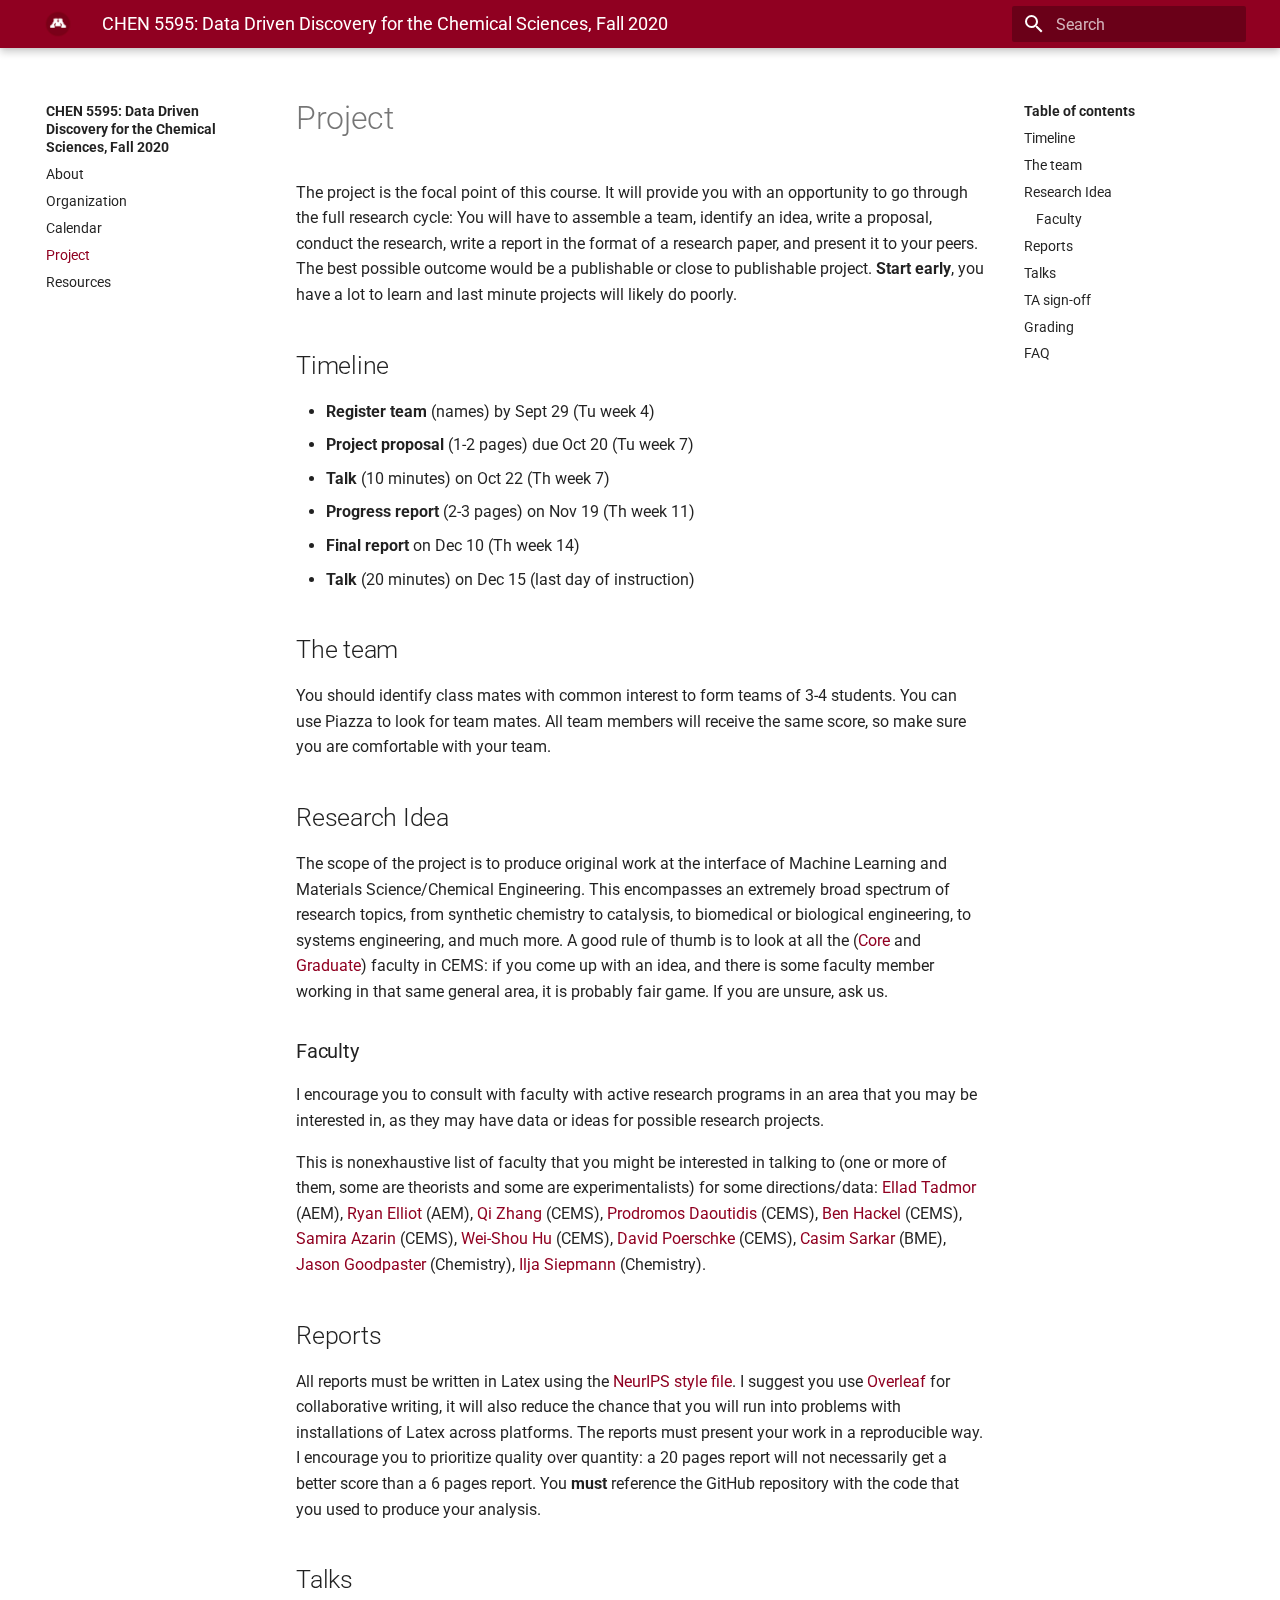
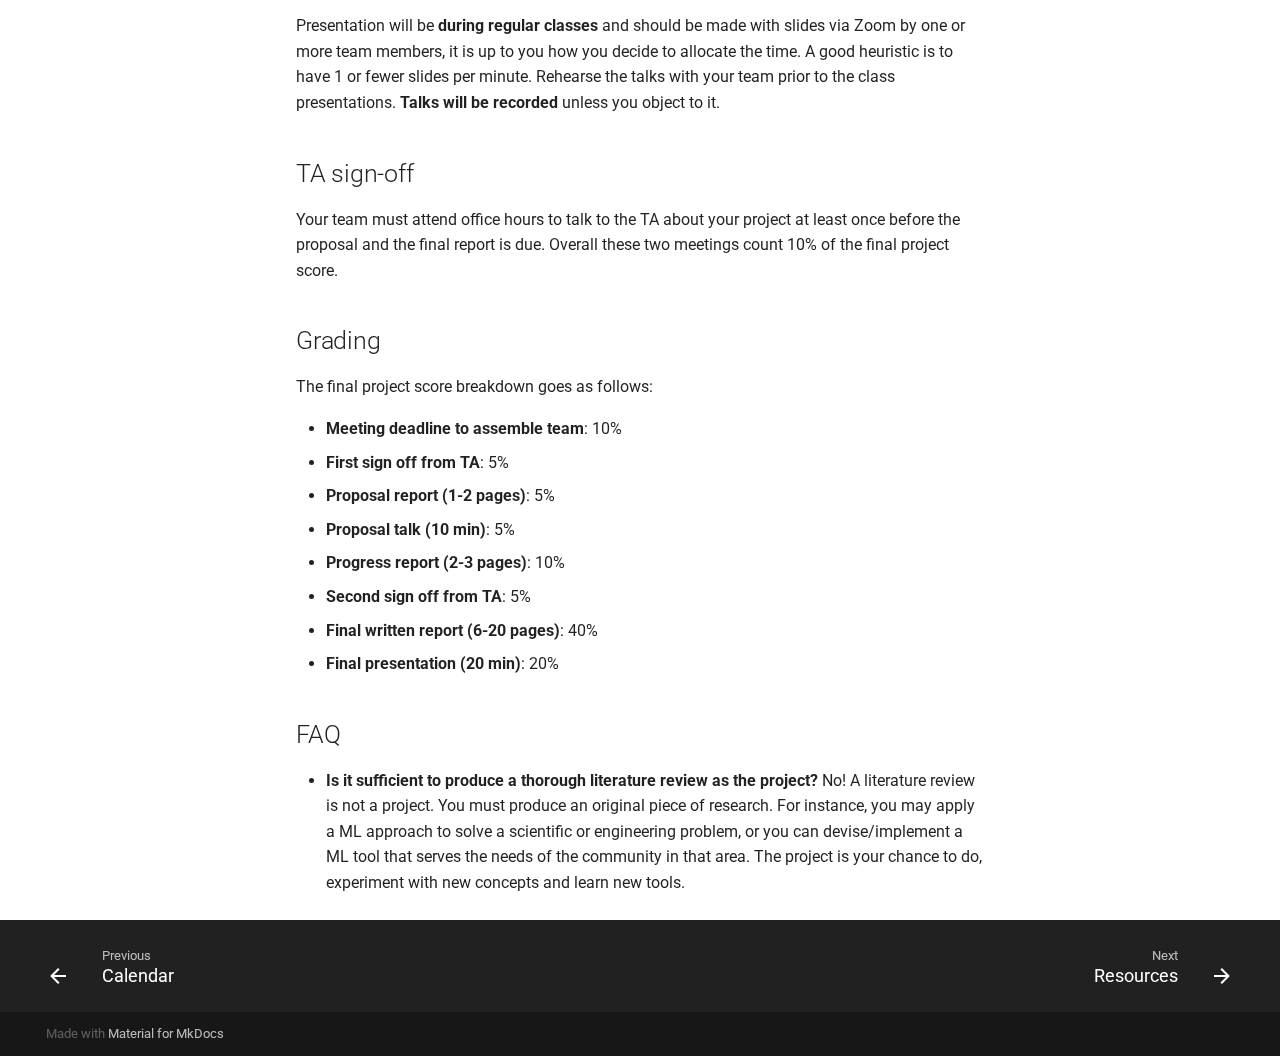
<file: project/index.html>
<!doctype html>
<html lang="en" class="no-js">
  <head>
    
      <meta charset="utf-8">
      <meta name="viewport" content="width=device-width,initial-scale=1">
      
      
      
      
      <link rel="shortcut icon" href="../umn-icon2.png">
      <meta name="generator" content="mkdocs-1.1.2, mkdocs-material-6.1.6">
    
    
      
        <title>Project - CHEN 5595: Data Driven Discovery for the Chemical Sciences, Fall 2020</title>
      
    
    
      <link rel="stylesheet" href="../assets/stylesheets/main.6910b76c.min.css">
      
        
        <link rel="stylesheet" href="../assets/stylesheets/palette.196e0c26.min.css">
        
      
    
    
    
      
        
        <link href="https://fonts.gstatic.com" rel="preconnect" crossorigin>
        <link rel="stylesheet" href="https://fonts.googleapis.com/css?family=Roboto:300,400,400i,700%7CRoboto+Mono&display=fallback">
        <style>body,input{font-family:"Roboto",-apple-system,BlinkMacSystemFont,Helvetica,Arial,sans-serif}code,kbd,pre{font-family:"Roboto Mono",SFMono-Regular,Consolas,Menlo,monospace}</style>
      
    
    
    
      <link rel="stylesheet" href="../stylesheets/extra.css">
    
    
      
    
    
  </head>
  
  
    
    
    
    
    
    <body dir="ltr" data-md-color-scheme="maroon" data-md-color-primary="" data-md-color-accent="">
      
  
    <input class="md-toggle" data-md-toggle="drawer" type="checkbox" id="__drawer" autocomplete="off">
    <input class="md-toggle" data-md-toggle="search" type="checkbox" id="__search" autocomplete="off">
    <label class="md-overlay" for="__drawer"></label>
    <div data-md-component="skip">
      
        
        <a href="#project" class="md-skip">
          Skip to content
        </a>
      
    </div>
    <div data-md-component="announce">
      
    </div>
    
      

<header class="md-header" data-md-component="header">
  <nav class="md-header-nav md-grid" aria-label="Header">
    <a href=".." title="CHEN 5595: Data Driven Discovery for the Chemical Sciences, Fall 2020" class="md-header-nav__button md-logo" aria-label="CHEN 5595: Data Driven Discovery for the Chemical Sciences, Fall 2020">
      
  <img src="../umn-icon2.png" alt="logo">

    </a>
    <label class="md-header-nav__button md-icon" for="__drawer">
      <svg xmlns="http://www.w3.org/2000/svg" viewBox="0 0 24 24"><path d="M3 6h18v2H3V6m0 5h18v2H3v-2m0 5h18v2H3v-2z"/></svg>
    </label>
    <div class="md-header-nav__title" data-md-component="header-title">
      
        <div class="md-header-nav__ellipsis">
          <span class="md-header-nav__topic md-ellipsis">
            CHEN 5595: Data Driven Discovery for the Chemical Sciences, Fall 2020
          </span>
          <span class="md-header-nav__topic md-ellipsis">
            
              Project
            
          </span>
        </div>
      
    </div>
    
      <label class="md-header-nav__button md-icon" for="__search">
        <svg xmlns="http://www.w3.org/2000/svg" viewBox="0 0 24 24"><path d="M9.5 3A6.5 6.5 0 0116 9.5c0 1.61-.59 3.09-1.56 4.23l.27.27h.79l5 5-1.5 1.5-5-5v-.79l-.27-.27A6.516 6.516 0 019.5 16 6.5 6.5 0 013 9.5 6.5 6.5 0 019.5 3m0 2C7 5 5 7 5 9.5S7 14 9.5 14 14 12 14 9.5 12 5 9.5 5z"/></svg>
      </label>
      
<div class="md-search" data-md-component="search" role="dialog">
  <label class="md-search__overlay" for="__search"></label>
  <div class="md-search__inner" role="search">
    <form class="md-search__form" name="search">
      <input type="text" class="md-search__input" name="query" aria-label="Search" placeholder="Search" autocapitalize="off" autocorrect="off" autocomplete="off" spellcheck="false" data-md-component="search-query" data-md-state="active" required>
      <label class="md-search__icon md-icon" for="__search">
        <svg xmlns="http://www.w3.org/2000/svg" viewBox="0 0 24 24"><path d="M9.5 3A6.5 6.5 0 0116 9.5c0 1.61-.59 3.09-1.56 4.23l.27.27h.79l5 5-1.5 1.5-5-5v-.79l-.27-.27A6.516 6.516 0 019.5 16 6.5 6.5 0 013 9.5 6.5 6.5 0 019.5 3m0 2C7 5 5 7 5 9.5S7 14 9.5 14 14 12 14 9.5 12 5 9.5 5z"/></svg>
        <svg xmlns="http://www.w3.org/2000/svg" viewBox="0 0 24 24"><path d="M20 11v2H8l5.5 5.5-1.42 1.42L4.16 12l7.92-7.92L13.5 5.5 8 11h12z"/></svg>
      </label>
      <button type="reset" class="md-search__icon md-icon" aria-label="Clear" data-md-component="search-reset" tabindex="-1">
        <svg xmlns="http://www.w3.org/2000/svg" viewBox="0 0 24 24"><path d="M19 6.41L17.59 5 12 10.59 6.41 5 5 6.41 10.59 12 5 17.59 6.41 19 12 13.41 17.59 19 19 17.59 13.41 12 19 6.41z"/></svg>
      </button>
    </form>
    <div class="md-search__output">
      <div class="md-search__scrollwrap" data-md-scrollfix>
        <div class="md-search-result" data-md-component="search-result">
          <div class="md-search-result__meta">
            Initializing search
          </div>
          <ol class="md-search-result__list"></ol>
        </div>
      </div>
    </div>
  </div>
</div>
    
    
  </nav>
</header>
    
    <div class="md-container" data-md-component="container">
      
      
        
      
      <main class="md-main" data-md-component="main">
        <div class="md-main__inner md-grid">
          
            
              <div class="md-sidebar md-sidebar--primary" data-md-component="navigation">
                <div class="md-sidebar__scrollwrap">
                  <div class="md-sidebar__inner">
                    

<nav class="md-nav md-nav--primary" aria-label="Navigation" data-md-level="0">
  <label class="md-nav__title" for="__drawer">
    <a href=".." title="CHEN 5595: Data Driven Discovery for the Chemical Sciences, Fall 2020" class="md-nav__button md-logo" aria-label="CHEN 5595: Data Driven Discovery for the Chemical Sciences, Fall 2020">
      
  <img src="../umn-icon2.png" alt="logo">

    </a>
    CHEN 5595: Data Driven Discovery for the Chemical Sciences, Fall 2020
  </label>
  
  <ul class="md-nav__list" data-md-scrollfix>
    
      
      
      


  <li class="md-nav__item">
    <a href=".." class="md-nav__link">
      About
    </a>
  </li>

    
      
      
      


  <li class="md-nav__item">
    <a href="../organization/" class="md-nav__link">
      Organization
    </a>
  </li>

    
      
      
      


  <li class="md-nav__item">
    <a href="../calendar/" class="md-nav__link">
      Calendar
    </a>
  </li>

    
      
      
      

  


  <li class="md-nav__item md-nav__item--active">
    
    <input class="md-nav__toggle md-toggle" data-md-toggle="toc" type="checkbox" id="__toc">
    
      
    
    
      <label class="md-nav__link md-nav__link--active" for="__toc">
        Project
        <span class="md-nav__icon md-icon"></span>
      </label>
    
    <a href="./" class="md-nav__link md-nav__link--active">
      Project
    </a>
    
      
<nav class="md-nav md-nav--secondary" aria-label="Table of contents">
  
  
    
  
  
    <label class="md-nav__title" for="__toc">
      <span class="md-nav__icon md-icon"></span>
      Table of contents
    </label>
    <ul class="md-nav__list" data-md-scrollfix>
      
        <li class="md-nav__item">
  <a href="#timeline" class="md-nav__link">
    Timeline
  </a>
  
</li>
      
        <li class="md-nav__item">
  <a href="#the-team" class="md-nav__link">
    The team
  </a>
  
</li>
      
        <li class="md-nav__item">
  <a href="#research-idea" class="md-nav__link">
    Research Idea
  </a>
  
    <nav class="md-nav" aria-label="Research Idea">
      <ul class="md-nav__list">
        
          <li class="md-nav__item">
  <a href="#faculty" class="md-nav__link">
    Faculty
  </a>
  
</li>
        
      </ul>
    </nav>
  
</li>
      
        <li class="md-nav__item">
  <a href="#reports" class="md-nav__link">
    Reports
  </a>
  
</li>
      
        <li class="md-nav__item">
  <a href="#talks" class="md-nav__link">
    Talks
  </a>
  
</li>
      
        <li class="md-nav__item">
  <a href="#ta-sign-off" class="md-nav__link">
    TA sign-off
  </a>
  
</li>
      
        <li class="md-nav__item">
  <a href="#grading" class="md-nav__link">
    Grading
  </a>
  
</li>
      
        <li class="md-nav__item">
  <a href="#faq" class="md-nav__link">
    FAQ
  </a>
  
</li>
      
    </ul>
  
</nav>
    
  </li>

    
      
      
      


  <li class="md-nav__item">
    <a href="../resources/" class="md-nav__link">
      Resources
    </a>
  </li>

    
  </ul>
</nav>
                  </div>
                </div>
              </div>
            
            
              <div class="md-sidebar md-sidebar--secondary" data-md-component="toc">
                <div class="md-sidebar__scrollwrap">
                  <div class="md-sidebar__inner">
                    
<nav class="md-nav md-nav--secondary" aria-label="Table of contents">
  
  
    
  
  
    <label class="md-nav__title" for="__toc">
      <span class="md-nav__icon md-icon"></span>
      Table of contents
    </label>
    <ul class="md-nav__list" data-md-scrollfix>
      
        <li class="md-nav__item">
  <a href="#timeline" class="md-nav__link">
    Timeline
  </a>
  
</li>
      
        <li class="md-nav__item">
  <a href="#the-team" class="md-nav__link">
    The team
  </a>
  
</li>
      
        <li class="md-nav__item">
  <a href="#research-idea" class="md-nav__link">
    Research Idea
  </a>
  
    <nav class="md-nav" aria-label="Research Idea">
      <ul class="md-nav__list">
        
          <li class="md-nav__item">
  <a href="#faculty" class="md-nav__link">
    Faculty
  </a>
  
</li>
        
      </ul>
    </nav>
  
</li>
      
        <li class="md-nav__item">
  <a href="#reports" class="md-nav__link">
    Reports
  </a>
  
</li>
      
        <li class="md-nav__item">
  <a href="#talks" class="md-nav__link">
    Talks
  </a>
  
</li>
      
        <li class="md-nav__item">
  <a href="#ta-sign-off" class="md-nav__link">
    TA sign-off
  </a>
  
</li>
      
        <li class="md-nav__item">
  <a href="#grading" class="md-nav__link">
    Grading
  </a>
  
</li>
      
        <li class="md-nav__item">
  <a href="#faq" class="md-nav__link">
    FAQ
  </a>
  
</li>
      
    </ul>
  
</nav>
                  </div>
                </div>
              </div>
            
          
          <div class="md-content">
            <article class="md-content__inner md-typeset">
              
                
                
                <h1 id="project">Project</h1>
<p>The project is the focal point of this course. It will provide you with an opportunity to go through the full research cycle: You will have to assemble a team, identify an idea, write a proposal, conduct the research, write a report in the format of a research paper, and present it to your peers. The best possible outcome would be a publishable or close to publishable project. <strong>Start early</strong>, you have a lot to learn and last minute projects will likely do poorly.</p>
<h2 id="timeline">Timeline</h2>
<ul>
<li><strong>Register team</strong> (names) by Sept 29 (Tu week 4)</li>
<li><strong>Project proposal</strong> (1-2 pages) due Oct 20 (Tu week 7)</li>
<li><strong>Talk</strong> (10 minutes) on Oct 22 (Th week 7)</li>
<li><strong>Progress report</strong> (2-3 pages) on Nov 19 (Th week 11)   </li>
<li><strong>Final report</strong> on Dec 10 (Th week 14)</li>
<li><strong>Talk</strong> (20 minutes) on Dec 15 (last day of instruction)</li>
</ul>
<h2 id="the-team">The team</h2>
<p>You should identify class mates with common interest to form teams of 3-4 students. You can use Piazza to look for team mates. All team members will receive the same score, so make sure you are comfortable with your team.</p>
<h2 id="research-idea">Research Idea</h2>
<p>The scope of the project is to produce original work at the interface of Machine Learning and Materials Science/Chemical Engineering. This encompasses an extremely broad spectrum of research topics, from synthetic chemistry to catalysis, to biomedical or biological engineering, to systems engineering, and much more. A good rule of thumb is to look at all the (<a href="https://www.cems.umn.edu/people/faculty/">Core</a> and <a href="https://www.cems.umn.edu/people/grad-faculty/">Graduate</a>) faculty in CEMS: if you come up with an idea, and there is some faculty member working in that same general area, it is probably fair game. If you are unsure, ask us.</p>
<h3 id="faculty">Faculty</h3>
<p>I encourage you to consult with faculty with active research programs in an area that you may be interested in, as they may have data or ideas for possible research projects.</p>
<p>This is  nonexhaustive list of faculty that you might be interested in talking to (one or more of them, some are theorists and some are experimentalists) for some directions/data: <a href="https://cse.umn.edu/aem/ellad-b-tadmor">Ellad Tadmor</a> (AEM), <a href="https://cse.umn.edu/aem/ryan-s-elliott">Ryan Elliot</a> (AEM), <a href="https://www.cems.umn.edu/people/faculty/qi-zhang">Qi Zhang</a> (CEMS), <a href="https://www.cems.umn.edu/people/faculty/prodromos-daoutidis">Prodromos Daoutidis</a> (CEMS), <a href="https://www.cems.umn.edu/people/faculty/benjamin-hackel">Ben Hackel</a> (CEMS), <a href="https://www.cems.umn.edu/people/faculty/samira-azarin">Samira Azarin</a> (CEMS), <a href="https://www.cems.umn.edu/people/faculty/wei-shou-hu">Wei-Shou Hu</a> (CEMS), <a href="https://www.cems.umn.edu/people/faculty/david-poerschke">David Poerschke</a> (CEMS), <a href="http://sarkarlab.umn.edu/">Casim Sarkar</a> (BME), <a href="https://cse.umn.edu/chem/jason-goodpaster">Jason Goodpaster</a> (Chemistry), <a href="https://cse.umn.edu/chem/j-ilja-siepmann">Ilja Siepmann</a> (Chemistry).</p>
<h2 id="reports">Reports</h2>
<p>All reports must be written in Latex using the <a href="https://www.overleaf.com/latex/templates/neurips-2019/tprktwxmqmgk">NeurIPS style file</a>. I suggest you use <a href="https://www.overleaf.com/project">Overleaf</a> for collaborative writing, it will also reduce the chance that you will run into problems with installations of Latex across platforms. The reports must present your work in a reproducible way. I encourage you to prioritize quality over quantity: a 20 pages report will not necessarily get a better score than a 6 pages report. You <strong>must</strong> reference the GitHub repository with the code that you used to produce your analysis.</p>
<h2 id="talks">Talks</h2>
<p>Presentation will be <strong>during regular classes</strong> and should be made with slides via Zoom by one or more team members, it is up to you how you decide to allocate the time. A good heuristic is to have 1 or fewer slides per minute. Rehearse the talks with your team prior to the class presentations. <strong>Talks will be recorded</strong> unless you object to it.</p>
<h2 id="ta-sign-off">TA sign-off</h2>
<p>Your team must attend office hours to talk to the TA about your project at least once before the proposal and the final report is due. Overall these two meetings count 10% of the final project score.</p>
<h2 id="grading">Grading</h2>
<p>The final project score breakdown goes as follows:</p>
<ul>
<li><strong>Meeting deadline to assemble team</strong>: 10%</li>
<li><strong>First sign off from TA</strong>: 5%</li>
<li><strong>Proposal report (1-2 pages)</strong>: 5%</li>
<li><strong>Proposal talk (10 min)</strong>: 5%</li>
<li><strong>Progress report (2-3 pages)</strong>: 10%</li>
<li><strong>Second sign off from TA</strong>: 5%</li>
<li><strong>Final written report (6-20 pages)</strong>: 40%</li>
<li><strong>Final presentation (20 min)</strong>: 20%</li>
</ul>
<h2 id="faq">FAQ</h2>
<ul>
<li><strong>Is it sufficient to produce a thorough literature review as the project?</strong> No! A literature review is not a project. You must produce an original piece of research. For instance, you may apply a ML approach to solve a scientific or engineering problem, or you can devise/implement a ML tool that serves the needs of the community in that area. The project is your chance to do, experiment with new concepts and learn new tools.</li>
</ul>
                
              
              
                


              
            </article>
          </div>
        </div>
      </main>
      
        
<footer class="md-footer">
  
    <div class="md-footer-nav">
      <nav class="md-footer-nav__inner md-grid" aria-label="Footer">
        
          <a href="../calendar/" class="md-footer-nav__link md-footer-nav__link--prev" rel="prev">
            <div class="md-footer-nav__button md-icon">
              <svg xmlns="http://www.w3.org/2000/svg" viewBox="0 0 24 24"><path d="M20 11v2H8l5.5 5.5-1.42 1.42L4.16 12l7.92-7.92L13.5 5.5 8 11h12z"/></svg>
            </div>
            <div class="md-footer-nav__title">
              <div class="md-ellipsis">
                <span class="md-footer-nav__direction">
                  Previous
                </span>
                Calendar
              </div>
            </div>
          </a>
        
        
          <a href="../resources/" class="md-footer-nav__link md-footer-nav__link--next" rel="next">
            <div class="md-footer-nav__title">
              <div class="md-ellipsis">
                <span class="md-footer-nav__direction">
                  Next
                </span>
                Resources
              </div>
            </div>
            <div class="md-footer-nav__button md-icon">
              <svg xmlns="http://www.w3.org/2000/svg" viewBox="0 0 24 24"><path d="M4 11v2h12l-5.5 5.5 1.42 1.42L19.84 12l-7.92-7.92L10.5 5.5 16 11H4z"/></svg>
            </div>
          </a>
        
      </nav>
    </div>
  
  <div class="md-footer-meta md-typeset">
    <div class="md-footer-meta__inner md-grid">
      <div class="md-footer-copyright">
        
        Made with
        <a href="https://squidfunk.github.io/mkdocs-material/" target="_blank" rel="noopener">
          Material for MkDocs
        </a>
      </div>
      
    </div>
  </div>
</footer>
      
    </div>
    
      <script src="../assets/javascripts/vendor.fd16492e.min.js"></script>
      <script src="../assets/javascripts/bundle.7836ba4d.min.js"></script><script id="__lang" type="application/json">{"clipboard.copy": "Copy to clipboard", "clipboard.copied": "Copied to clipboard", "search.config.lang": "en", "search.config.pipeline": "trimmer, stopWordFilter", "search.config.separator": "[\\s\\-]+", "search.placeholder": "Search", "search.result.placeholder": "Type to start searching", "search.result.none": "No matching documents", "search.result.one": "1 matching document", "search.result.other": "# matching documents", "search.result.more.one": "1 more on this page", "search.result.more.other": "# more on this page", "search.result.term.missing": "Missing"}</script>
      
      <script>
        app = initialize({
          base: "..",
          features: [],
          search: Object.assign({
            worker: "../assets/javascripts/worker/search.4ac00218.min.js"
          }, typeof search !== "undefined" && search)
        })
      </script>
      
    
  </body>
</html>
</file>
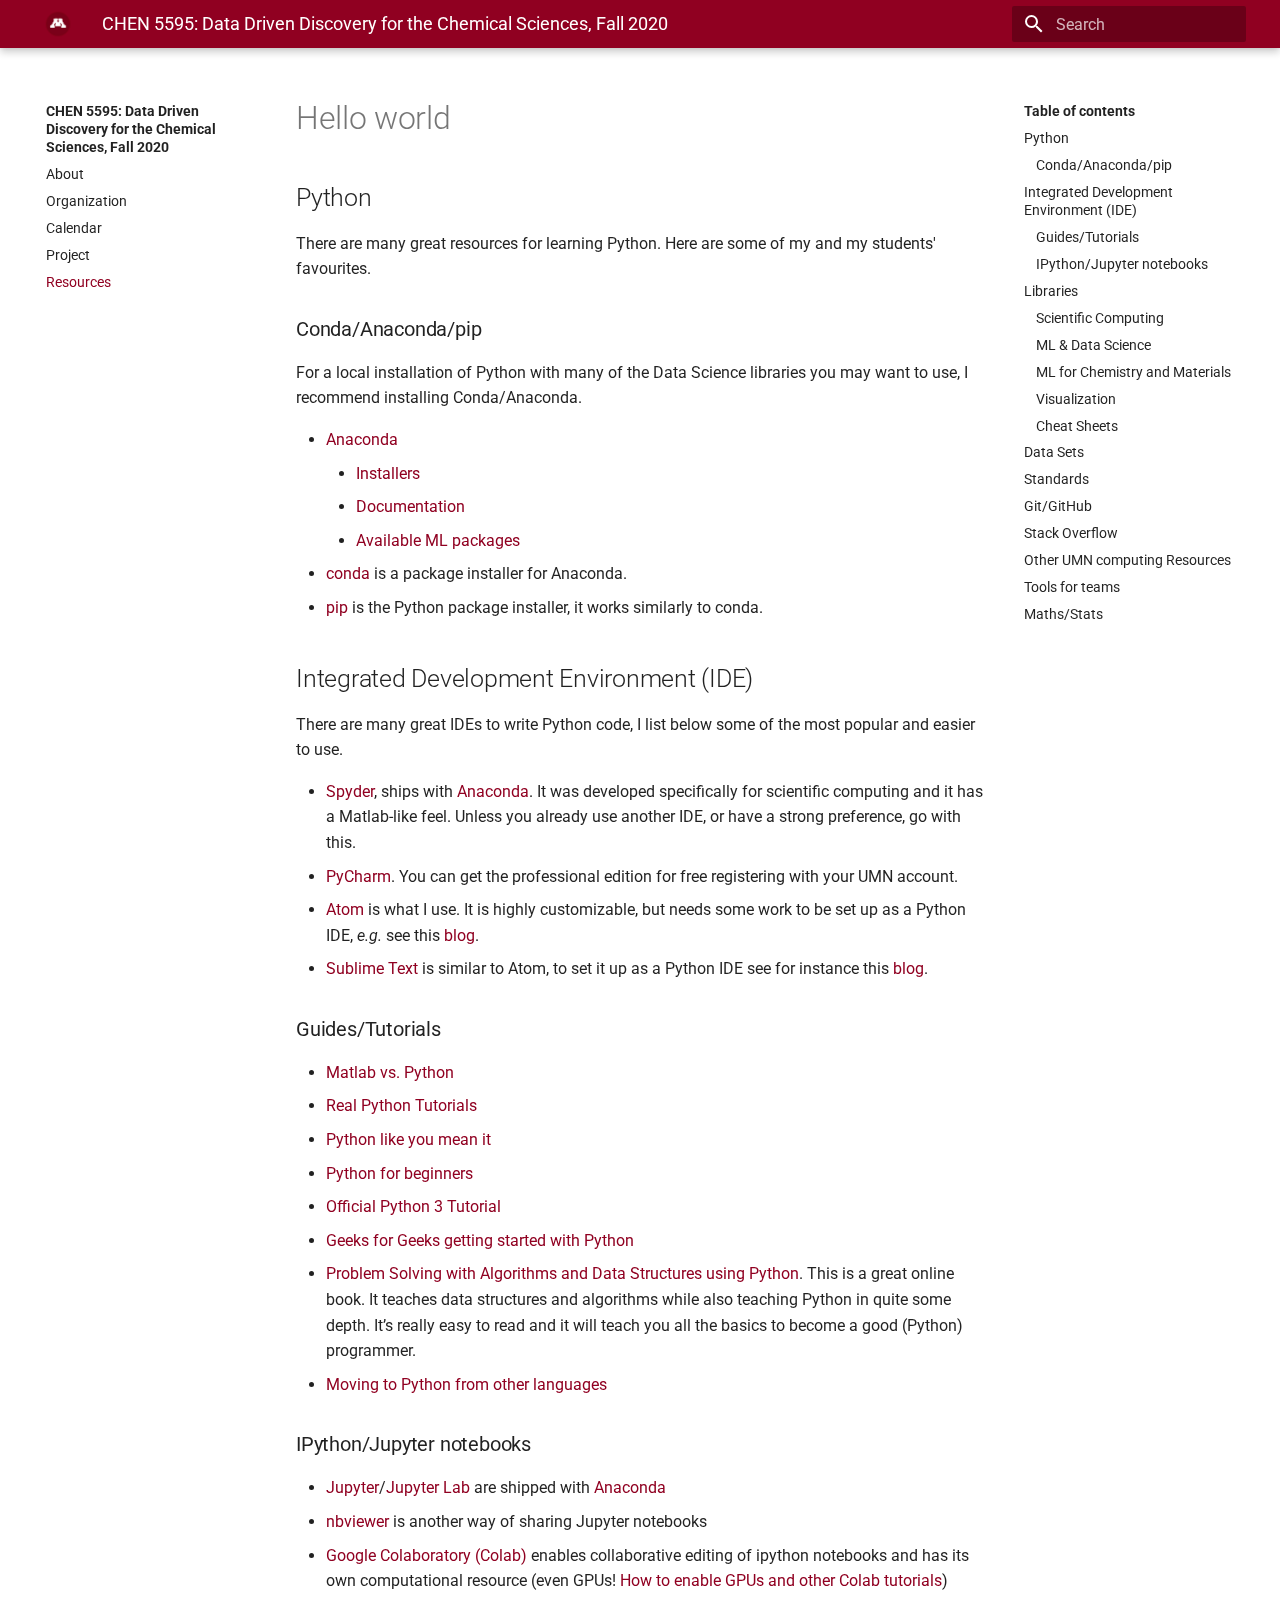
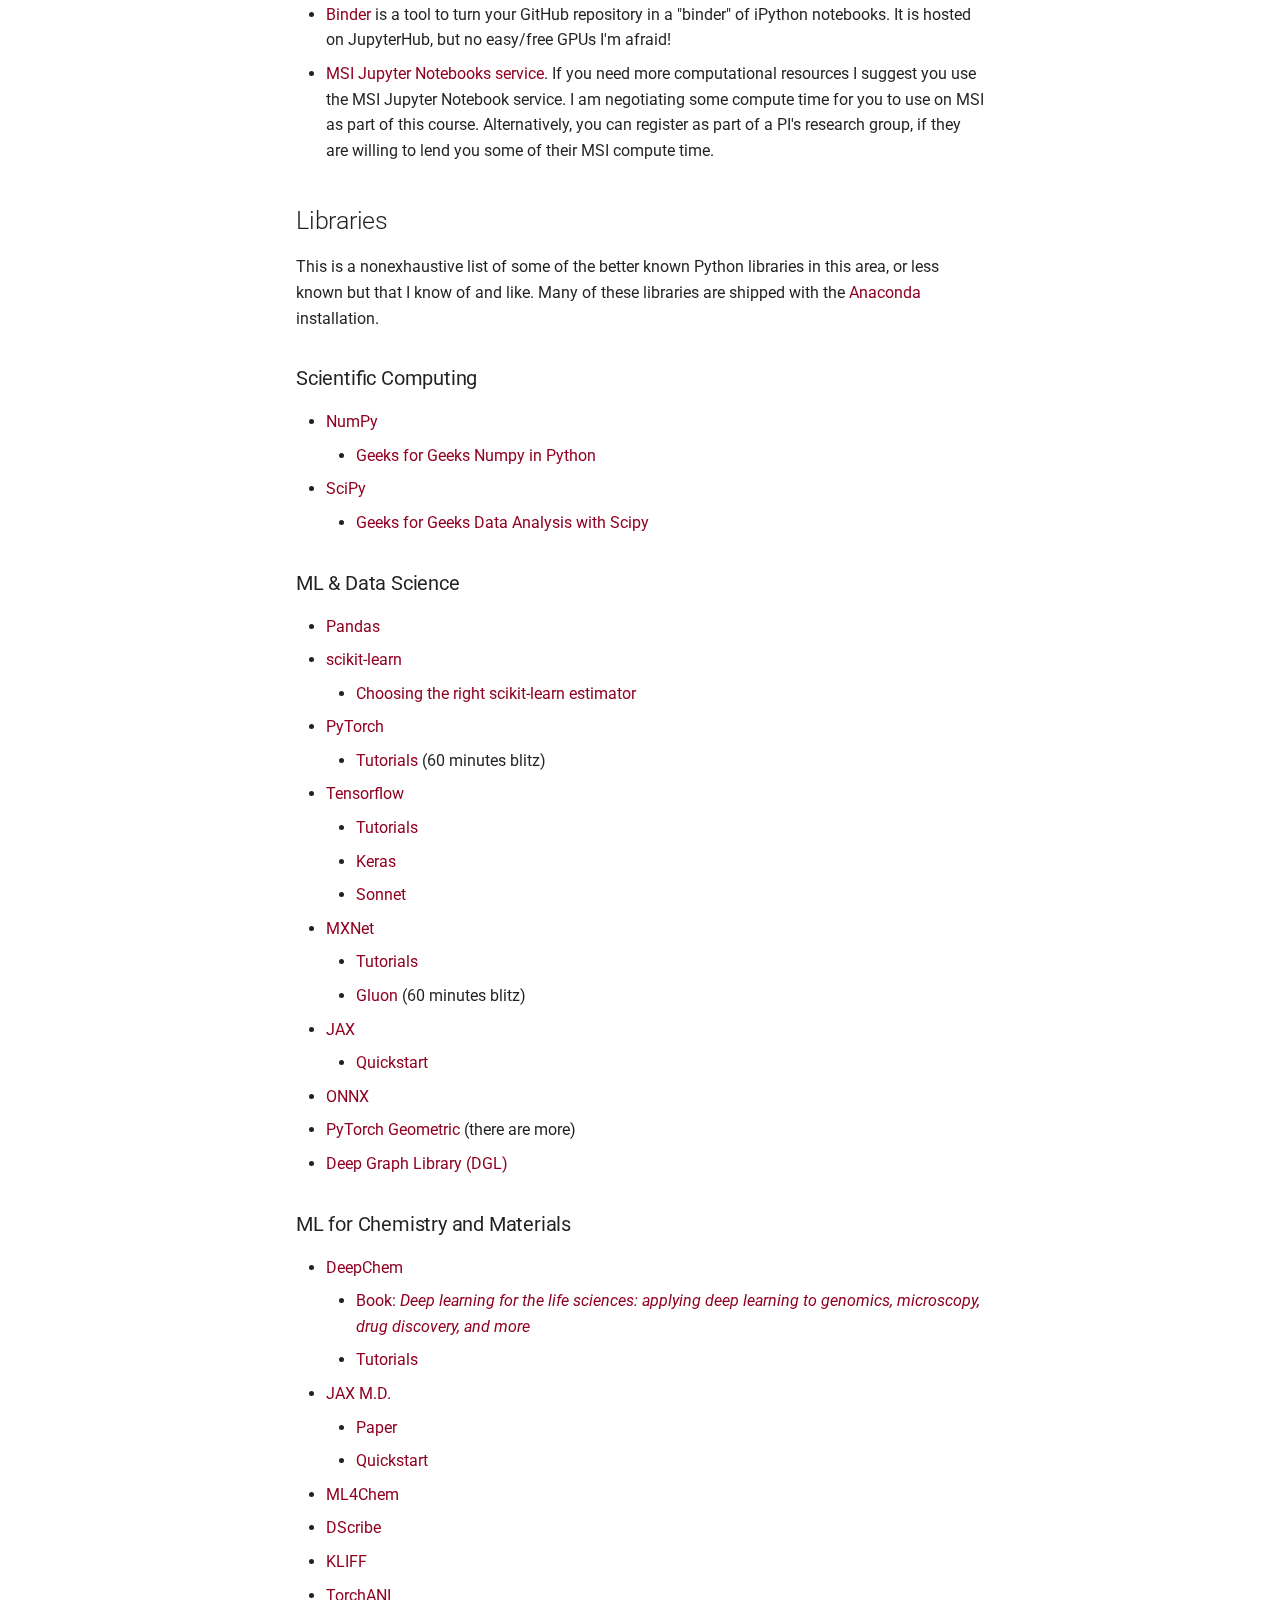
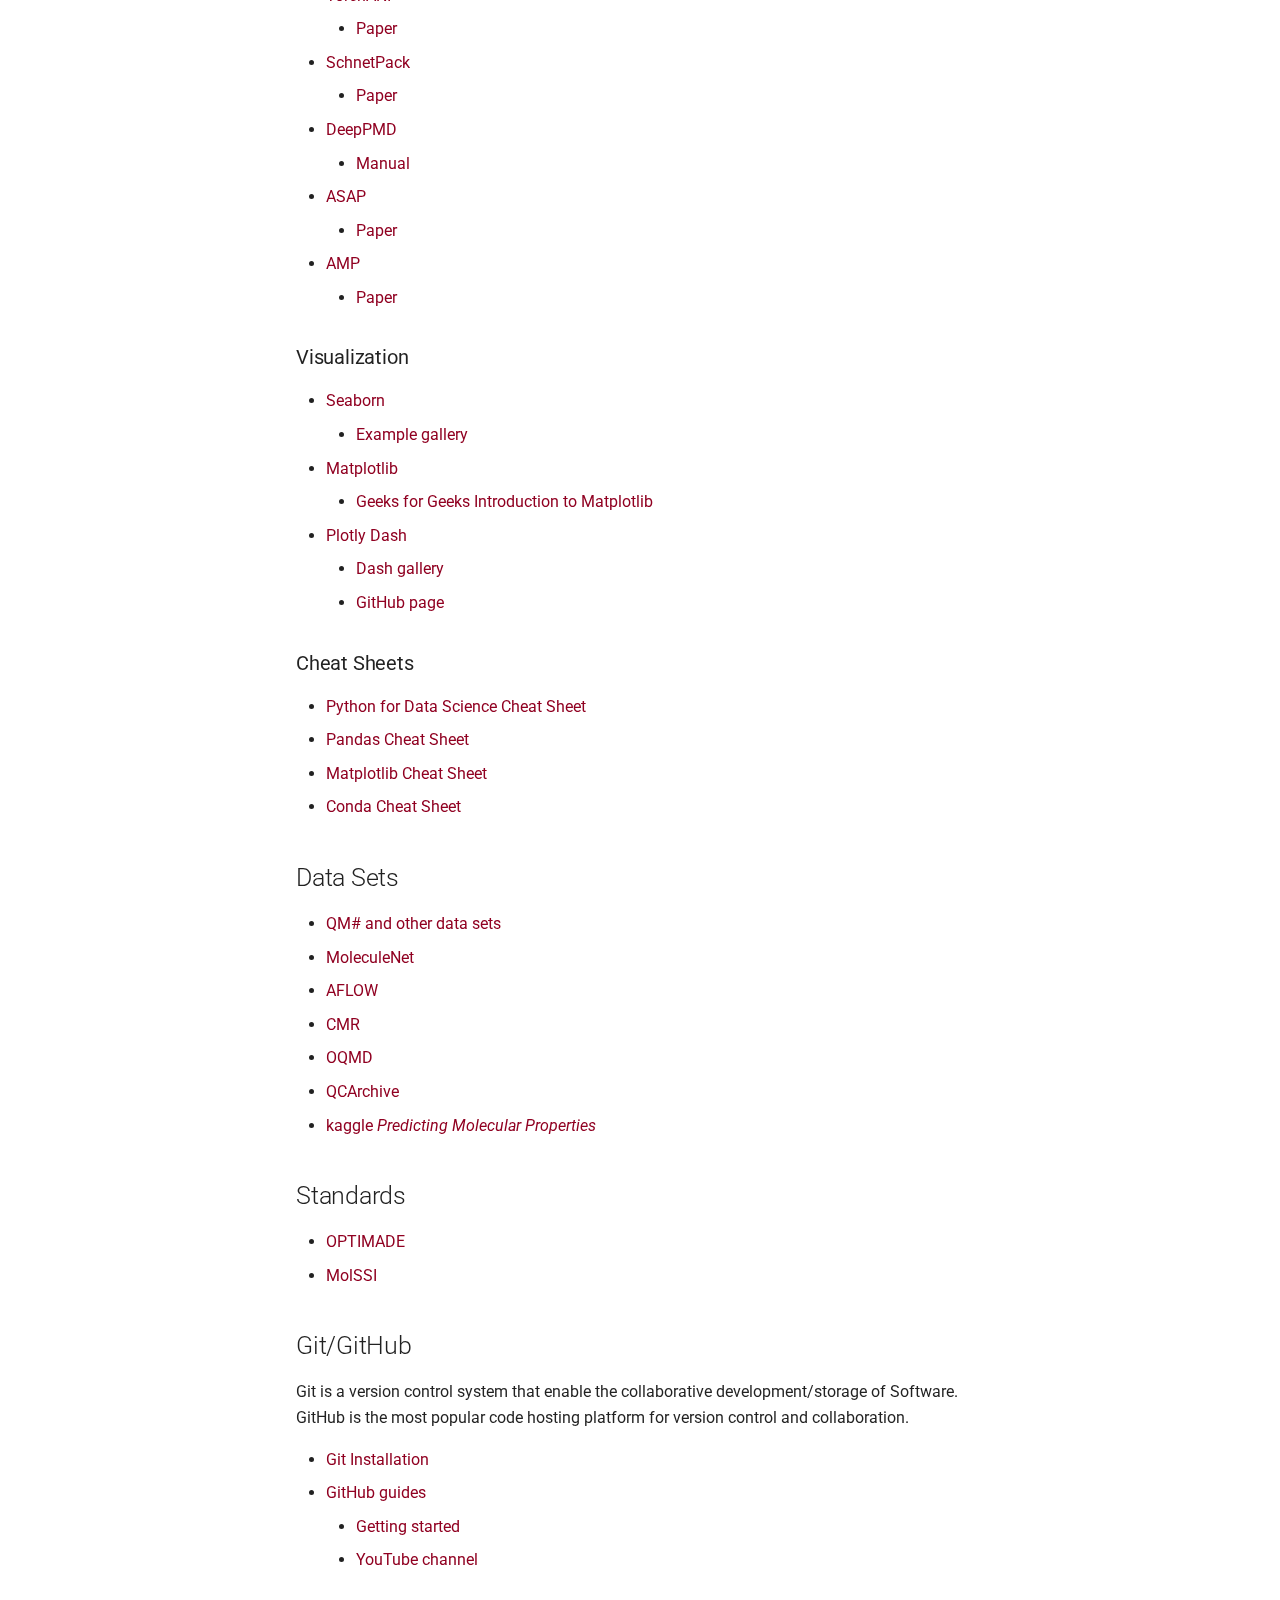
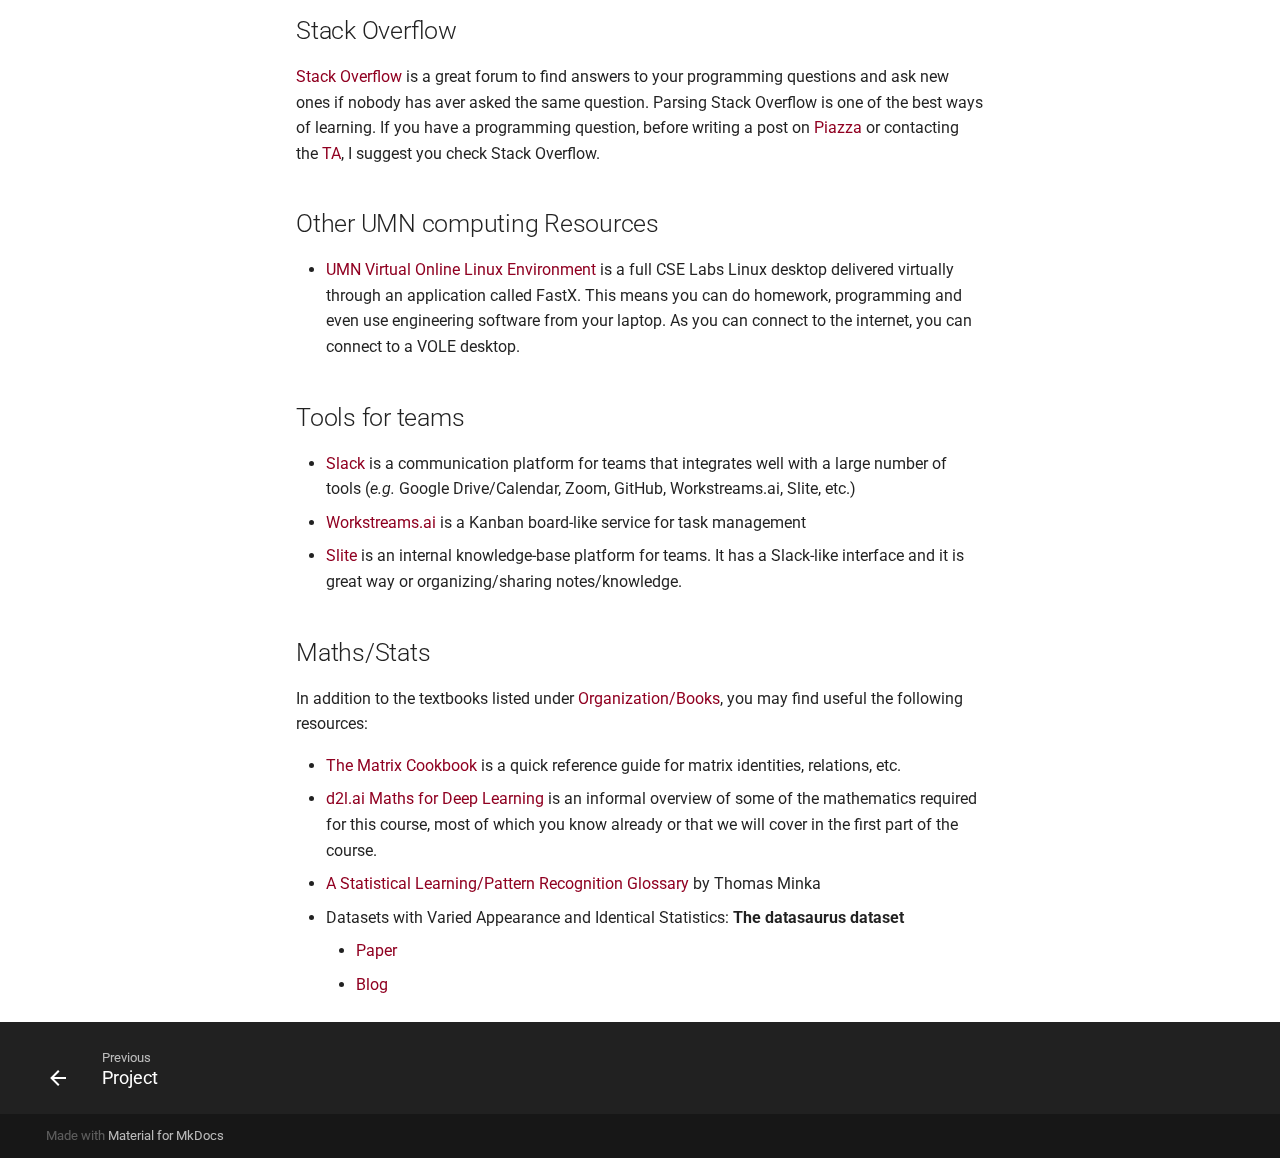
<file: resources/index.html>
<!doctype html>
<html lang="en" class="no-js">
  <head>
    
      <meta charset="utf-8">
      <meta name="viewport" content="width=device-width,initial-scale=1">
      
      
      
      
      <link rel="shortcut icon" href="../umn-icon2.png">
      <meta name="generator" content="mkdocs-1.1.2, mkdocs-material-6.1.6">
    
    
      
        <title>Resources - CHEN 5595: Data Driven Discovery for the Chemical Sciences, Fall 2020</title>
      
    
    
      <link rel="stylesheet" href="../assets/stylesheets/main.6910b76c.min.css">
      
        
        <link rel="stylesheet" href="../assets/stylesheets/palette.196e0c26.min.css">
        
      
    
    
    
      
        
        <link href="https://fonts.gstatic.com" rel="preconnect" crossorigin>
        <link rel="stylesheet" href="https://fonts.googleapis.com/css?family=Roboto:300,400,400i,700%7CRoboto+Mono&display=fallback">
        <style>body,input{font-family:"Roboto",-apple-system,BlinkMacSystemFont,Helvetica,Arial,sans-serif}code,kbd,pre{font-family:"Roboto Mono",SFMono-Regular,Consolas,Menlo,monospace}</style>
      
    
    
    
      <link rel="stylesheet" href="../stylesheets/extra.css">
    
    
      
    
    
  </head>
  
  
    
    
    
    
    
    <body dir="ltr" data-md-color-scheme="maroon" data-md-color-primary="" data-md-color-accent="">
      
  
    <input class="md-toggle" data-md-toggle="drawer" type="checkbox" id="__drawer" autocomplete="off">
    <input class="md-toggle" data-md-toggle="search" type="checkbox" id="__search" autocomplete="off">
    <label class="md-overlay" for="__drawer"></label>
    <div data-md-component="skip">
      
        
        <a href="#hello-world" class="md-skip">
          Skip to content
        </a>
      
    </div>
    <div data-md-component="announce">
      
    </div>
    
      

<header class="md-header" data-md-component="header">
  <nav class="md-header-nav md-grid" aria-label="Header">
    <a href=".." title="CHEN 5595: Data Driven Discovery for the Chemical Sciences, Fall 2020" class="md-header-nav__button md-logo" aria-label="CHEN 5595: Data Driven Discovery for the Chemical Sciences, Fall 2020">
      
  <img src="../umn-icon2.png" alt="logo">

    </a>
    <label class="md-header-nav__button md-icon" for="__drawer">
      <svg xmlns="http://www.w3.org/2000/svg" viewBox="0 0 24 24"><path d="M3 6h18v2H3V6m0 5h18v2H3v-2m0 5h18v2H3v-2z"/></svg>
    </label>
    <div class="md-header-nav__title" data-md-component="header-title">
      
        <div class="md-header-nav__ellipsis">
          <span class="md-header-nav__topic md-ellipsis">
            CHEN 5595: Data Driven Discovery for the Chemical Sciences, Fall 2020
          </span>
          <span class="md-header-nav__topic md-ellipsis">
            
              Resources
            
          </span>
        </div>
      
    </div>
    
      <label class="md-header-nav__button md-icon" for="__search">
        <svg xmlns="http://www.w3.org/2000/svg" viewBox="0 0 24 24"><path d="M9.5 3A6.5 6.5 0 0116 9.5c0 1.61-.59 3.09-1.56 4.23l.27.27h.79l5 5-1.5 1.5-5-5v-.79l-.27-.27A6.516 6.516 0 019.5 16 6.5 6.5 0 013 9.5 6.5 6.5 0 019.5 3m0 2C7 5 5 7 5 9.5S7 14 9.5 14 14 12 14 9.5 12 5 9.5 5z"/></svg>
      </label>
      
<div class="md-search" data-md-component="search" role="dialog">
  <label class="md-search__overlay" for="__search"></label>
  <div class="md-search__inner" role="search">
    <form class="md-search__form" name="search">
      <input type="text" class="md-search__input" name="query" aria-label="Search" placeholder="Search" autocapitalize="off" autocorrect="off" autocomplete="off" spellcheck="false" data-md-component="search-query" data-md-state="active" required>
      <label class="md-search__icon md-icon" for="__search">
        <svg xmlns="http://www.w3.org/2000/svg" viewBox="0 0 24 24"><path d="M9.5 3A6.5 6.5 0 0116 9.5c0 1.61-.59 3.09-1.56 4.23l.27.27h.79l5 5-1.5 1.5-5-5v-.79l-.27-.27A6.516 6.516 0 019.5 16 6.5 6.5 0 013 9.5 6.5 6.5 0 019.5 3m0 2C7 5 5 7 5 9.5S7 14 9.5 14 14 12 14 9.5 12 5 9.5 5z"/></svg>
        <svg xmlns="http://www.w3.org/2000/svg" viewBox="0 0 24 24"><path d="M20 11v2H8l5.5 5.5-1.42 1.42L4.16 12l7.92-7.92L13.5 5.5 8 11h12z"/></svg>
      </label>
      <button type="reset" class="md-search__icon md-icon" aria-label="Clear" data-md-component="search-reset" tabindex="-1">
        <svg xmlns="http://www.w3.org/2000/svg" viewBox="0 0 24 24"><path d="M19 6.41L17.59 5 12 10.59 6.41 5 5 6.41 10.59 12 5 17.59 6.41 19 12 13.41 17.59 19 19 17.59 13.41 12 19 6.41z"/></svg>
      </button>
    </form>
    <div class="md-search__output">
      <div class="md-search__scrollwrap" data-md-scrollfix>
        <div class="md-search-result" data-md-component="search-result">
          <div class="md-search-result__meta">
            Initializing search
          </div>
          <ol class="md-search-result__list"></ol>
        </div>
      </div>
    </div>
  </div>
</div>
    
    
  </nav>
</header>
    
    <div class="md-container" data-md-component="container">
      
      
        
      
      <main class="md-main" data-md-component="main">
        <div class="md-main__inner md-grid">
          
            
              <div class="md-sidebar md-sidebar--primary" data-md-component="navigation">
                <div class="md-sidebar__scrollwrap">
                  <div class="md-sidebar__inner">
                    

<nav class="md-nav md-nav--primary" aria-label="Navigation" data-md-level="0">
  <label class="md-nav__title" for="__drawer">
    <a href=".." title="CHEN 5595: Data Driven Discovery for the Chemical Sciences, Fall 2020" class="md-nav__button md-logo" aria-label="CHEN 5595: Data Driven Discovery for the Chemical Sciences, Fall 2020">
      
  <img src="../umn-icon2.png" alt="logo">

    </a>
    CHEN 5595: Data Driven Discovery for the Chemical Sciences, Fall 2020
  </label>
  
  <ul class="md-nav__list" data-md-scrollfix>
    
      
      
      


  <li class="md-nav__item">
    <a href=".." class="md-nav__link">
      About
    </a>
  </li>

    
      
      
      


  <li class="md-nav__item">
    <a href="../organization/" class="md-nav__link">
      Organization
    </a>
  </li>

    
      
      
      


  <li class="md-nav__item">
    <a href="../calendar/" class="md-nav__link">
      Calendar
    </a>
  </li>

    
      
      
      


  <li class="md-nav__item">
    <a href="../project/" class="md-nav__link">
      Project
    </a>
  </li>

    
      
      
      

  


  <li class="md-nav__item md-nav__item--active">
    
    <input class="md-nav__toggle md-toggle" data-md-toggle="toc" type="checkbox" id="__toc">
    
      
    
    
      <label class="md-nav__link md-nav__link--active" for="__toc">
        Resources
        <span class="md-nav__icon md-icon"></span>
      </label>
    
    <a href="./" class="md-nav__link md-nav__link--active">
      Resources
    </a>
    
      
<nav class="md-nav md-nav--secondary" aria-label="Table of contents">
  
  
    
  
  
    <label class="md-nav__title" for="__toc">
      <span class="md-nav__icon md-icon"></span>
      Table of contents
    </label>
    <ul class="md-nav__list" data-md-scrollfix>
      
        <li class="md-nav__item">
  <a href="#python" class="md-nav__link">
    Python
  </a>
  
    <nav class="md-nav" aria-label="Python">
      <ul class="md-nav__list">
        
          <li class="md-nav__item">
  <a href="#condaanacondapip" class="md-nav__link">
    Conda/Anaconda/pip
  </a>
  
</li>
        
      </ul>
    </nav>
  
</li>
      
        <li class="md-nav__item">
  <a href="#integrated-development-environment-ide" class="md-nav__link">
    Integrated Development Environment (IDE)
  </a>
  
    <nav class="md-nav" aria-label="Integrated Development Environment (IDE)">
      <ul class="md-nav__list">
        
          <li class="md-nav__item">
  <a href="#guidestutorials" class="md-nav__link">
    Guides/Tutorials
  </a>
  
</li>
        
          <li class="md-nav__item">
  <a href="#ipythonjupyter-notebooks" class="md-nav__link">
    IPython/Jupyter notebooks
  </a>
  
</li>
        
      </ul>
    </nav>
  
</li>
      
        <li class="md-nav__item">
  <a href="#libraries" class="md-nav__link">
    Libraries
  </a>
  
    <nav class="md-nav" aria-label="Libraries">
      <ul class="md-nav__list">
        
          <li class="md-nav__item">
  <a href="#scientific-computing" class="md-nav__link">
    Scientific Computing
  </a>
  
</li>
        
          <li class="md-nav__item">
  <a href="#ml-data-science" class="md-nav__link">
    ML &amp; Data Science
  </a>
  
</li>
        
          <li class="md-nav__item">
  <a href="#ml-for-chemistry-and-materials" class="md-nav__link">
    ML for Chemistry and Materials
  </a>
  
</li>
        
          <li class="md-nav__item">
  <a href="#visualization" class="md-nav__link">
    Visualization
  </a>
  
</li>
        
          <li class="md-nav__item">
  <a href="#cheat-sheets" class="md-nav__link">
    Cheat Sheets
  </a>
  
</li>
        
      </ul>
    </nav>
  
</li>
      
        <li class="md-nav__item">
  <a href="#data-sets" class="md-nav__link">
    Data Sets
  </a>
  
</li>
      
        <li class="md-nav__item">
  <a href="#standards" class="md-nav__link">
    Standards
  </a>
  
</li>
      
        <li class="md-nav__item">
  <a href="#gitgithub" class="md-nav__link">
    Git/GitHub
  </a>
  
</li>
      
        <li class="md-nav__item">
  <a href="#stack-overflow" class="md-nav__link">
    Stack Overflow
  </a>
  
</li>
      
        <li class="md-nav__item">
  <a href="#other-umn-computing-resources" class="md-nav__link">
    Other UMN computing Resources
  </a>
  
</li>
      
        <li class="md-nav__item">
  <a href="#tools-for-teams" class="md-nav__link">
    Tools for teams
  </a>
  
</li>
      
        <li class="md-nav__item">
  <a href="#mathsstats" class="md-nav__link">
    Maths/Stats
  </a>
  
</li>
      
    </ul>
  
</nav>
    
  </li>

    
  </ul>
</nav>
                  </div>
                </div>
              </div>
            
            
              <div class="md-sidebar md-sidebar--secondary" data-md-component="toc">
                <div class="md-sidebar__scrollwrap">
                  <div class="md-sidebar__inner">
                    
<nav class="md-nav md-nav--secondary" aria-label="Table of contents">
  
  
    
  
  
    <label class="md-nav__title" for="__toc">
      <span class="md-nav__icon md-icon"></span>
      Table of contents
    </label>
    <ul class="md-nav__list" data-md-scrollfix>
      
        <li class="md-nav__item">
  <a href="#python" class="md-nav__link">
    Python
  </a>
  
    <nav class="md-nav" aria-label="Python">
      <ul class="md-nav__list">
        
          <li class="md-nav__item">
  <a href="#condaanacondapip" class="md-nav__link">
    Conda/Anaconda/pip
  </a>
  
</li>
        
      </ul>
    </nav>
  
</li>
      
        <li class="md-nav__item">
  <a href="#integrated-development-environment-ide" class="md-nav__link">
    Integrated Development Environment (IDE)
  </a>
  
    <nav class="md-nav" aria-label="Integrated Development Environment (IDE)">
      <ul class="md-nav__list">
        
          <li class="md-nav__item">
  <a href="#guidestutorials" class="md-nav__link">
    Guides/Tutorials
  </a>
  
</li>
        
          <li class="md-nav__item">
  <a href="#ipythonjupyter-notebooks" class="md-nav__link">
    IPython/Jupyter notebooks
  </a>
  
</li>
        
      </ul>
    </nav>
  
</li>
      
        <li class="md-nav__item">
  <a href="#libraries" class="md-nav__link">
    Libraries
  </a>
  
    <nav class="md-nav" aria-label="Libraries">
      <ul class="md-nav__list">
        
          <li class="md-nav__item">
  <a href="#scientific-computing" class="md-nav__link">
    Scientific Computing
  </a>
  
</li>
        
          <li class="md-nav__item">
  <a href="#ml-data-science" class="md-nav__link">
    ML &amp; Data Science
  </a>
  
</li>
        
          <li class="md-nav__item">
  <a href="#ml-for-chemistry-and-materials" class="md-nav__link">
    ML for Chemistry and Materials
  </a>
  
</li>
        
          <li class="md-nav__item">
  <a href="#visualization" class="md-nav__link">
    Visualization
  </a>
  
</li>
        
          <li class="md-nav__item">
  <a href="#cheat-sheets" class="md-nav__link">
    Cheat Sheets
  </a>
  
</li>
        
      </ul>
    </nav>
  
</li>
      
        <li class="md-nav__item">
  <a href="#data-sets" class="md-nav__link">
    Data Sets
  </a>
  
</li>
      
        <li class="md-nav__item">
  <a href="#standards" class="md-nav__link">
    Standards
  </a>
  
</li>
      
        <li class="md-nav__item">
  <a href="#gitgithub" class="md-nav__link">
    Git/GitHub
  </a>
  
</li>
      
        <li class="md-nav__item">
  <a href="#stack-overflow" class="md-nav__link">
    Stack Overflow
  </a>
  
</li>
      
        <li class="md-nav__item">
  <a href="#other-umn-computing-resources" class="md-nav__link">
    Other UMN computing Resources
  </a>
  
</li>
      
        <li class="md-nav__item">
  <a href="#tools-for-teams" class="md-nav__link">
    Tools for teams
  </a>
  
</li>
      
        <li class="md-nav__item">
  <a href="#mathsstats" class="md-nav__link">
    Maths/Stats
  </a>
  
</li>
      
    </ul>
  
</nav>
                  </div>
                </div>
              </div>
            
          
          <div class="md-content">
            <article class="md-content__inner md-typeset">
              
                
                
                <h1 id="hello-world">Hello world</h1>
<h2 id="python">Python</h2>
<p>There are many great resources for learning Python. Here are some of my and my students' favourites.</p>
<h3 id="condaanacondapip">Conda/Anaconda/pip</h3>
<p>For a local installation of Python with many of the Data Science libraries you may want to use, I recommend installing Conda/Anaconda.</p>
<ul>
<li><a href="https://www.anaconda.com/products/individual">Anaconda</a><ul>
<li><a href="https://www.anaconda.com/products/individual">Installers</a></li>
<li><a href="https://docs.anaconda.com/anaconda/">Documentation</a></li>
<li><a href="https://www.anaconda.com/open-source">Available ML packages</a></li>
</ul>
</li>
<li><a href="https://docs.conda.io/projects/conda/en/latest/user-guide/getting-started.html">conda</a> is a package installer for Anaconda.</li>
<li><a href="https://pip.pypa.io/en/stable/quickstart/">pip</a> is the Python package installer, it works similarly to conda.</li>
</ul>
<h2 id="integrated-development-environment-ide">Integrated Development Environment (IDE)</h2>
<p>There are many great IDEs to write Python code, I list below some of the most popular and easier to use.</p>
<ul>
<li><a href="https://www.spyder-ide.org/">Spyder</a>, ships with <a href="../organization/#books">Anaconda</a>. It was developed specifically for scientific computing and it has a Matlab-like feel. Unless you already use another IDE, or have a strong preference, go with this.</li>
<li><a href="https://www.jetbrains.com/pycharm/">PyCharm</a>. You can get the professional edition for free registering with your UMN account.</li>
<li><a href="https://atom.io/">Atom</a> is what I use. It is highly customizable, but needs some work to be set up as a Python IDE, <em>e.g.</em> see this <a href="https://medium.com/issuehunt/20-atom-plug-ins-for-python-development-d6b10f8fa33e">blog</a>.</li>
<li><a href="https://www.sublimetext.com/">Sublime Text</a> is similar to Atom, to set it up as a Python IDE see for instance this <a href="https://realpython.com/setting-up-sublime-text-3-for-full-stack-python-development/">blog</a>.</li>
</ul>
<h3 id="guidestutorials">Guides/Tutorials</h3>
<ul>
<li><a href="https://realpython.com/matlab-vs-python/">Matlab vs. Python</a></li>
<li><a href="https://realpython.com/">Real Python Tutorials</a></li>
<li><a href="https://www.pythonlikeyoumeanit.com/index.html">Python like you mean it</a></li>
<li><a href="https://www.python.org/about/gettingstarted/">Python for beginners</a></li>
<li><a href="https://docs.python.org/3/tutorial/">Official Python 3 Tutorial</a></li>
<li><a href="https://www.geeksforgeeks.org/python-programming-language/?ref=lbp">Geeks for Geeks getting started with Python</a></li>
<li><a href="https://runestone.academy/runestone/books/published/pythonds/index.html">Problem Solving with Algorithms and Data Structures using Python</a>. This is a great online book. It teaches data structures and algorithms while also teaching Python in quite some depth. It’s really easy to read and it will teach you all the basics to become a good (Python) programmer.</li>
<li><a href="https://wiki.python.org/moin/MovingToPythonFromOtherLanguages">Moving to Python from other languages</a></li>
</ul>
<h3 id="ipythonjupyter-notebooks">IPython/Jupyter notebooks</h3>
<ul>
<li><a href="https://jupyter.org/">Jupyter</a>/<a href="https://jupyterlab.readthedocs.io/en/stable/">Jupyter Lab</a> are shipped with <a href="../organization/#books">Anaconda</a></li>
<li><a href="https://nbviewer.jupyter.org/">nbviewer</a> is another way of sharing Jupyter notebooks</li>
<li><a href="https://colab.research.google.com/notebooks/intro.ipynb">Google Colaboratory (Colab)</a> enables collaborative editing of ipython notebooks and has its own computational resource (even GPUs! <a href="https://www.tutorialspoint.com/google_colab/google_colab_using_free_gpu.htm">How to enable GPUs and other Colab tutorials</a>)</li>
<li><a href="https://mybinder.org/">Binder</a> is a tool to turn your GitHub repository in a "binder" of iPython notebooks. It is hosted on JupyterHub, but no easy/free GPUs I'm afraid!</li>
<li><a href="https://www.msi.umn.edu/support/faq/how-do-i-get-started-jupyter-notebooks">MSI Jupyter Notebooks service</a>. If you need more computational resources I suggest you use the MSI Jupyter Notebook service. I am negotiating some compute time for you to use on MSI as part of this course. Alternatively, you can register as part of a PI's research group, if they are willing to lend you some of their MSI compute time.</li>
</ul>
<h2 id="libraries">Libraries</h2>
<p>This is a nonexhaustive list of some of the better known Python libraries in this area, or less known but that I know of and like. Many of these libraries are shipped with the <a href="../organization/#books">Anaconda</a> installation.</p>
<h3 id="scientific-computing">Scientific Computing</h3>
<ul>
<li><a href="https://numpy.org/devdocs/user/quickstart.html">NumPy</a><ul>
<li><a href="https://www.geeksforgeeks.org/numpy-in-python-set-1-introduction/">Geeks for Geeks Numpy in Python</a></li>
</ul>
</li>
<li><a href="https://www.scipy.org/">SciPy</a><ul>
<li><a href="https://www.geeksforgeeks.org/data-analysis-with-scipy/">Geeks for Geeks Data Analysis with Scipy</a></li>
</ul>
</li>
</ul>
<h3 id="ml-data-science">ML &amp; Data Science</h3>
<ul>
<li><a href="https://pandas.pydata.org/docs/index.html">Pandas</a></li>
<li><a href="https://scikit-learn.org/stable/">scikit-learn</a><ul>
<li><a href="https://scikit-learn.org/stable/tutorial/machine_learning_map/index.html">Choosing the right scikit-learn estimator</a></li>
</ul>
</li>
<li><a href="https://pytorch.org/">PyTorch</a><ul>
<li><a href="https://pytorch.org/tutorials/beginner/deep_learning_60min_blitz.html">Tutorials</a> (60 minutes blitz)</li>
</ul>
</li>
<li><a href="https://www.tensorflow.org/">Tensorflow</a><ul>
<li><a href="https://www.tensorflow.org/tutorials">Tutorials</a></li>
<li><a href="https://keras.io/getting_started/intro_to_keras_for_researchers/">Keras</a></li>
<li><a href="https://github.com/deepmind/sonnet">Sonnet</a></li>
</ul>
</li>
<li><a href="https://mxnet.apache.org/versions/1.6/">MXNet</a><ul>
<li><a href="https://mxnet.apache.org/versions/1.6/api/python/docs/tutorials/">Tutorials</a></li>
<li><a href="https://mxnet.apache.org/versions/1.6/api/python/docs/tutorials/getting-started/crash-course/index.html">Gluon</a> (60 minutes blitz)</li>
</ul>
</li>
<li><a href="https://github.com/google/jax">JAX</a><ul>
<li><a href="https://jax.readthedocs.io/en/latest/notebooks/quickstart.html">Quickstart</a></li>
</ul>
</li>
<li><a href="https://github.com/onnx/onnx">ONNX</a></li>
<li><a href="https://github.com/rusty1s/pytorch_geometric">PyTorch Geometric</a> (there are more)</li>
<li><a href="https://github.com/dmlc/dgl">Deep Graph Library (DGL)</a></li>
</ul>
<h3 id="ml-for-chemistry-and-materials">ML for Chemistry and Materials</h3>
<ul>
<li><a href="https://deepchem.io/">DeepChem</a><ul>
<li><a href="https://www.oreilly.com/library/view/deep-learning-for/9781492039822/">Book: <em>Deep learning for the life sciences: applying deep learning to genomics, microscopy, drug discovery, and more</em></a></li>
<li><a href="https://github.com/deepchem/deepchem/tree/master/examples/tutorials">Tutorials</a></li>
</ul>
</li>
<li><a href="https://github.com/google/jax-md">JAX M.D.</a><ul>
<li><a href="https://arxiv.org/abs/1912.04232">Paper</a></li>
<li><a href="https://github.com/google/jax-md#getting-started">Quickstart</a></li>
</ul>
</li>
<li><a href="https://github.com/muammar/ml4chem">ML4Chem</a></li>
<li><a href="https://singroup.github.io/dscribe/latest/">DScribe</a></li>
<li><a href="https://kliff.readthedocs.io/en/stable/">KLIFF</a></li>
<li><a href="https://github.com/aiqm/torchani">TorchANI</a><ul>
<li><a href="https://pubs.acs.org/doi/10.1021/acs.jcim.0c00451">Paper</a></li>
</ul>
</li>
<li><a href="https://github.com/atomistic-machine-learning/schnetpack">SchnetPack</a><ul>
<li><a href="https://pubs.acs.org/doi/10.1021/acs.jctc.8b00908">Paper</a></li>
</ul>
</li>
<li><a href="https://github.com/deepmodeling/deepmd-kit">DeepPMD</a><ul>
<li><a href="http://www.deepmd.org/deepmd-kit-manual/">Manual</a></li>
</ul>
</li>
<li><a href="https://github.com/BingqingCheng/ASAP">ASAP</a><ul>
<li><a href="https://pubs.acs.org/doi/full/10.1021/acs.accounts.0c00403">Paper</a></li>
</ul>
</li>
<li><a href="https://amp.readthedocs.io/en/latest/">AMP</a><ul>
<li><a href="https://www.sciencedirect.com/science/article/pii/S0010465516301266?via%3Dihub">Paper</a></li>
</ul>
</li>
</ul>
<h3 id="visualization">Visualization</h3>
<ul>
<li><a href="https://seaborn.pydata.org/">Seaborn</a><ul>
<li><a href="https://seaborn.pydata.org/examples/index.html">Example gallery</a></li>
</ul>
</li>
<li><a href="https://matplotlib.org/">Matplotlib</a><ul>
<li><a href="https://www.geeksforgeeks.org/python-introduction-matplotlib/">Geeks for Geeks Introduction to Matplotlib</a></li>
</ul>
</li>
<li><a href="https://plotly.com/dash/">Plotly Dash</a><ul>
<li><a href="https://dash-gallery.plotly.host/Portal/">Dash gallery</a></li>
<li><a href="https://github.com/plotly/plotly.py">GitHub page</a></li>
</ul>
</li>
</ul>
<h3 id="cheat-sheets">Cheat Sheets</h3>
<ul>
<li><a href="https://s3.amazonaws.com/assets.datacamp.com/blog_assets/Numpy_Python_Cheat_Sheet.pdf">Python for Data Science Cheat Sheet</a></li>
<li><a href="https://pandas.pydata.org/Pandas_Cheat_Sheet.pdf">Pandas Cheat Sheet</a></li>
<li><a href="https://github.com/matplotlib/cheatsheets">Matplotlib Cheat Sheet</a></li>
<li><a href="https://conda.io/projects/conda/en/latest/_downloads/843d9e0198f2a193a3484886fa28163c/conda-cheatsheet.pdf">Conda Cheat Sheet</a></li>
</ul>
<h2 id="data-sets">Data Sets</h2>
<ul>
<li><a href="http://quantum-machine.org/">QM# and other data sets</a></li>
<li><a href="http://moleculenet.ai/datasets-1">MoleculeNet</a></li>
<li><a href="http://www.aflowlib.org/">AFLOW</a></li>
<li><a href="https://cmr.fysik.dtu.dk/">CMR</a></li>
<li><a href="http://oqmd.org/">OQMD</a></li>
<li><a href="https://qcarchive.molssi.org/">QCArchive</a></li>
<li><a href="https://www.kaggle.com/c/champs-scalar-coupling/overview">kaggle <em>Predicting Molecular Properties</em></a></li>
</ul>
<h2 id="standards">Standards</h2>
<ul>
<li><a href="https://www.optimade.org/">OPTIMADE</a></li>
<li><a href="https://molssi.org/software-projects/">MolSSI</a></li>
</ul>
<h2 id="gitgithub">Git/GitHub</h2>
<p>Git is a version control system that enable the collaborative development/storage of Software. GitHub is the most popular code hosting platform for version control and collaboration.</p>
<ul>
<li><a href="https://git-scm.com/book/en/v2/Getting-Started-Installing-Git">Git Installation</a></li>
<li><a href="https://guides.github.com/">GitHub guides</a><ul>
<li><a href="https://guides.github.com/activities/hello-world/">Getting started</a></li>
<li><a href="https://www.youtube.com/githubguides">YouTube channel</a></li>
</ul>
</li>
</ul>
<h2 id="stack-overflow">Stack Overflow</h2>
<p><a href="https://stackoverflow.com/">Stack Overflow</a> is a great forum to find answers to your programming questions and ask new ones if nobody has aver asked the same question. Parsing Stack Overflow is one of the best ways of learning. If you have a programming question, before writing a post on <a href="https://piazza.com/umn/fall2020/chen5595">Piazza</a> or contacting the <a href="https://www.cems.umn.edu/people/grads/rishabh-gupta">TA</a>, I suggest you check Stack Overflow.</p>
<h2 id="other-umn-computing-resources">Other UMN computing Resources</h2>
<ul>
<li><a href="https://vole.cse.umn.edu/">UMN Virtual Online Linux Environment</a> is a full CSE Labs Linux desktop delivered virtually through an application called FastX. This means you can do homework, programming and even use engineering software from your laptop. As you can connect to the internet, you can connect to a VOLE desktop.</li>
</ul>
<h2 id="tools-for-teams">Tools for teams</h2>
<ul>
<li><a href="https://slack.com/">Slack</a> is a communication platform for teams that integrates well with a large number of tools (<em>e.g.</em> Google Drive/Calendar, Zoom, GitHub, Workstreams.ai, Slite, etc.)</li>
<li><a href="https://workstreams.ai/">Workstreams.ai</a> is a Kanban board-like service for task management</li>
<li><a href="https://slite.com/">Slite</a> is an internal knowledge-base platform for teams. It has a Slack-like interface and it is great way or organizing/sharing notes/knowledge.</li>
</ul>
<h2 id="mathsstats">Maths/Stats</h2>
<p>In addition to the textbooks listed under <a href="../organization/#books">Organization/Books</a>, you may find useful the following resources:</p>
<ul>
<li><a href="../matrixcookbook.pdf">The Matrix Cookbook</a> is a quick reference guide for matrix identities, relations, etc.</li>
<li><a href="https://d2l.ai/chapter_appendix-mathematics-for-deep-learning/index.html">d2l.ai Maths for Deep Learning</a> is an informal overview of some of the mathematics required for this course, most of which you know already or that we will cover in the first part of the course.</li>
<li><a href="http://alumni.media.mit.edu/~tpminka/statlearn/glossary/">A Statistical Learning/Pattern Recognition Glossary</a> by Thomas Minka</li>
<li>Datasets with Varied Appearance and Identical Statistics: <strong>The datasaurus dataset</strong><ul>
<li><a href="../SameStats-DifferentGraphs.pdf">Paper</a></li>
<li><a href="https://www.autodeskresearch.com/publications/samestats">Blog</a></li>
</ul>
</li>
</ul>
                
              
              
                


              
            </article>
          </div>
        </div>
      </main>
      
        
<footer class="md-footer">
  
    <div class="md-footer-nav">
      <nav class="md-footer-nav__inner md-grid" aria-label="Footer">
        
          <a href="../project/" class="md-footer-nav__link md-footer-nav__link--prev" rel="prev">
            <div class="md-footer-nav__button md-icon">
              <svg xmlns="http://www.w3.org/2000/svg" viewBox="0 0 24 24"><path d="M20 11v2H8l5.5 5.5-1.42 1.42L4.16 12l7.92-7.92L13.5 5.5 8 11h12z"/></svg>
            </div>
            <div class="md-footer-nav__title">
              <div class="md-ellipsis">
                <span class="md-footer-nav__direction">
                  Previous
                </span>
                Project
              </div>
            </div>
          </a>
        
        
      </nav>
    </div>
  
  <div class="md-footer-meta md-typeset">
    <div class="md-footer-meta__inner md-grid">
      <div class="md-footer-copyright">
        
        Made with
        <a href="https://squidfunk.github.io/mkdocs-material/" target="_blank" rel="noopener">
          Material for MkDocs
        </a>
      </div>
      
    </div>
  </div>
</footer>
      
    </div>
    
      <script src="../assets/javascripts/vendor.fd16492e.min.js"></script>
      <script src="../assets/javascripts/bundle.7836ba4d.min.js"></script><script id="__lang" type="application/json">{"clipboard.copy": "Copy to clipboard", "clipboard.copied": "Copied to clipboard", "search.config.lang": "en", "search.config.pipeline": "trimmer, stopWordFilter", "search.config.separator": "[\\s\\-]+", "search.placeholder": "Search", "search.result.placeholder": "Type to start searching", "search.result.none": "No matching documents", "search.result.one": "1 matching document", "search.result.other": "# matching documents", "search.result.more.one": "1 more on this page", "search.result.more.other": "# more on this page", "search.result.term.missing": "Missing"}</script>
      
      <script>
        app = initialize({
          base: "..",
          features: [],
          search: Object.assign({
            worker: "../assets/javascripts/worker/search.4ac00218.min.js"
          }, typeof search !== "undefined" && search)
        })
      </script>
      
    
  </body>
</html>
</file>
<file: stylesheets/extra.css>
[data-md-color-scheme=maroon] {
    --md-primary-fg-color:        #900021;
    --md-primary-fg-color--light: #900021;
    --md-primary-fg-color--dark:  #5b0013;
    --md-accent-fg-color:        #ffcc33;
    --md-accent-fg-color--light: #ffde7a;
    --md-accent-fg-color--dark:  #ffb71e;
}

/* #7a0019 */
</file>
<file: assets/stylesheets/main.6910b76c.min.css>
html{box-sizing:border-box;-webkit-text-size-adjust:none;-moz-text-size-adjust:none;-ms-text-size-adjust:none;text-size-adjust:none}*,*::before,*::after{box-sizing:inherit}body{margin:0}hr{box-sizing:content-box;overflow:visible}a,button,label,input{-webkit-tap-highlight-color:transparent}a{color:inherit;text-decoration:none}small{font-size:80%}sub,sup{line-height:1em}img{border-style:none}table{border-collapse:separate;border-spacing:0}td,th{font-weight:normal;vertical-align:top}button{margin:0;padding:0;font-size:inherit;background:transparent;border:0}input{border:0;outline:none}:root{--md-default-fg-color: hsla(0, 0%, 0%, 0.87);--md-default-fg-color--light: hsla(0, 0%, 0%, 0.54);--md-default-fg-color--lighter: hsla(0, 0%, 0%, 0.32);--md-default-fg-color--lightest: hsla(0, 0%, 0%, 0.07);--md-default-bg-color: hsla(0, 0%, 100%, 1);--md-default-bg-color--light: hsla(0, 0%, 100%, 0.7);--md-default-bg-color--lighter: hsla(0, 0%, 100%, 0.3);--md-default-bg-color--lightest: hsla(0, 0%, 100%, 0.12);--md-primary-fg-color: hsla(231, 48%, 48%, 1);--md-primary-fg-color--light: hsla(231, 44%, 56%, 1);--md-primary-fg-color--dark: hsla(232, 54%, 41%, 1);--md-primary-bg-color: hsla(0, 0%, 100%, 1);--md-primary-bg-color--light: hsla(0, 0%, 100%, 0.7);--md-accent-fg-color: hsla(231, 99%, 66%, 1);--md-accent-fg-color--transparent: hsla(231, 99%, 66%, 0.1);--md-accent-bg-color: hsla(0, 0%, 100%, 1);--md-accent-bg-color--light: hsla(0, 0%, 100%, 0.7)}:root>*{--md-code-fg-color: hsla(200, 18%, 26%, 1);--md-code-bg-color: hsla(0, 0%, 96%, 1);--md-code-hl-color: hsla(60, 100%, 50%, 0.5);--md-code-hl-number-color: hsla(0, 67%, 50%, 1);--md-code-hl-special-color: hsla(340, 83%, 47%, 1);--md-code-hl-function-color: hsla(291, 45%, 50%, 1);--md-code-hl-constant-color: hsla(250, 63%, 60%, 1);--md-code-hl-keyword-color: hsla(219, 54%, 51%, 1);--md-code-hl-string-color: hsla(150, 63%, 30%, 1);--md-code-hl-name-color: var(--md-code-fg-color);--md-code-hl-operator-color: var(--md-default-fg-color--light);--md-code-hl-punctuation-color: var(--md-default-fg-color--light);--md-code-hl-comment-color: var(--md-default-fg-color--light);--md-code-hl-generic-color: var(--md-default-fg-color--light);--md-code-hl-variable-color: var(--md-default-fg-color--light);--md-typeset-color: var(--md-default-fg-color);--md-typeset-a-color: var(--md-primary-fg-color);--md-typeset-mark-color: hsla(60, 100%, 50%, 0.5);--md-typeset-del-color: hsla(6, 90%, 60%, 0.15);--md-typeset-ins-color: hsla(150, 90%, 44%, 0.15);--md-typeset-kbd-color: hsla(0, 0%, 98%, 1);--md-typeset-kbd-accent-color: hsla(0, 100%, 100%, 1);--md-typeset-kbd-border-color: hsla(0, 0%, 72%, 1);--md-admonition-fg-color: var(--md-default-fg-color);--md-admonition-bg-color: var(--md-default-bg-color);--md-footer-fg-color: hsla(0, 0%, 100%, 1);--md-footer-fg-color--light: hsla(0, 0%, 100%, 0.7);--md-footer-fg-color--lighter: hsla(0, 0%, 100%, 0.3);--md-footer-bg-color: hsla(0, 0%, 0%, 0.87);--md-footer-bg-color--dark: hsla(0, 0%, 0%, 0.32)}.md-icon svg{display:block;width:1.2rem;height:1.2rem;margin:0 auto;fill:currentColor}body{-webkit-font-smoothing:antialiased;-moz-osx-font-smoothing:grayscale}body,input{color:var(--md-typeset-color);font-feature-settings:"kern","liga";font-family:-apple-system,BlinkMacSystemFont,Helvetica,Arial,sans-serif}code,pre,kbd{color:var(--md-typeset-color);font-feature-settings:"kern";font-family:SFMono-Regular,Consolas,Menlo,monospace}:root{--md-typeset-table--ascending: url("data:image/svg+xml;charset=utf-8,<?xml version='1.0' encoding='UTF-8'?><!DOCTYPE svg PUBLIC '-//W3C//DTD SVG 1.1//EN' 'http://www.w3.org/Graphics/SVG/1.1/DTD/svg11.dtd'><svg xmlns='http://www.w3.org/2000/svg' xmlns:xlink='http://www.w3.org/1999/xlink' version='1.1' id='mdi-arrow-down' width='24' height='24' viewBox='0 0 24 24'><path d='M11,4H13V16L18.5,10.5L19.92,11.92L12,19.84L4.08,11.92L5.5,10.5L11,16V4Z'/></svg>");--md-typeset-table--descending: url("data:image/svg+xml;charset=utf-8,<?xml version='1.0' encoding='UTF-8'?><!DOCTYPE svg PUBLIC '-//W3C//DTD SVG 1.1//EN' 'http://www.w3.org/Graphics/SVG/1.1/DTD/svg11.dtd'><svg xmlns='http://www.w3.org/2000/svg' xmlns:xlink='http://www.w3.org/1999/xlink' version='1.1' id='mdi-arrow-up' width='24' height='24' viewBox='0 0 24 24'><path d='M13,20H11V8L5.5,13.5L4.08,12.08L12,4.16L19.92,12.08L18.5,13.5L13,8V20Z'/></svg>")}.md-typeset{font-size:.8rem;line-height:1.6;-webkit-print-color-adjust:exact;color-adjust:exact}@media print{.md-typeset{font-size:.68rem}}.md-typeset p,.md-typeset ul,.md-typeset ol,.md-typeset blockquote{margin:1em 0}.md-typeset h1{margin:0 0 1.25em;color:var(--md-default-fg-color--light);font-weight:300;font-size:2em;line-height:1.3;letter-spacing:-0.01em}.md-typeset h2{margin:1.6em 0 .64em;font-weight:300;font-size:1.5625em;line-height:1.4;letter-spacing:-0.01em}.md-typeset h3{margin:1.6em 0 .8em;font-weight:400;font-size:1.25em;line-height:1.5;letter-spacing:-0.01em}.md-typeset h2+h3{margin-top:.8em}.md-typeset h4{margin:1em 0;font-weight:700;letter-spacing:-0.01em}.md-typeset h5,.md-typeset h6{margin:1.25em 0;color:var(--md-default-fg-color--light);font-weight:700;font-size:.8em;letter-spacing:-0.01em}.md-typeset h5{text-transform:uppercase}.md-typeset hr{margin:1.5em 0;border-bottom:.05rem dotted var(--md-default-fg-color--lighter)}.md-typeset a{color:var(--md-typeset-a-color);word-break:break-word}.md-typeset a,.md-typeset a::before{transition:color 125ms}.md-typeset a:focus,.md-typeset a:hover{color:var(--md-accent-fg-color)}.md-typeset code,.md-typeset pre,.md-typeset kbd{color:var(--md-code-fg-color);direction:ltr}@media print{.md-typeset code,.md-typeset pre,.md-typeset kbd{white-space:pre-wrap}}.md-typeset code{padding:0 .2941176471em;font-size:.85em;word-break:break-word;background-color:var(--md-code-bg-color);border-radius:.1rem;-webkit-box-decoration-break:clone;box-decoration-break:clone}.md-typeset code:not(.focus-visible){outline:none;-webkit-tap-highlight-color:transparent}.md-typeset h1 code,.md-typeset h2 code,.md-typeset h3 code,.md-typeset h4 code,.md-typeset h5 code,.md-typeset h6 code{margin:initial;padding:initial;background-color:transparent;box-shadow:none}.md-typeset a>code{color:currentColor}.md-typeset pre{position:relative;margin:1em 0;line-height:1.4}.md-typeset pre>code{display:block;margin:0;padding:.7720588235em 1.1764705882em;overflow:auto;word-break:normal;box-shadow:none;-webkit-box-decoration-break:slice;box-decoration-break:slice;touch-action:auto;scrollbar-width:thin;scrollbar-color:var(--md-default-fg-color--lighter) transparent}.md-typeset pre>code:hover{scrollbar-color:var(--md-accent-fg-color) transparent}.md-typeset pre>code::-webkit-scrollbar{width:.2rem;height:.2rem}.md-typeset pre>code::-webkit-scrollbar-thumb{background-color:var(--md-default-fg-color--lighter)}.md-typeset pre>code::-webkit-scrollbar-thumb:hover{background-color:var(--md-accent-fg-color)}@media screen and (max-width: 44.9375em){.md-typeset>pre{margin:1em -0.8rem}.md-typeset>pre code{border-radius:0}}.md-typeset kbd{display:inline-block;padding:0 .6666666667em;color:var(--md-default-fg-color);font-size:.75em;vertical-align:text-top;word-break:break-word;background-color:var(--md-typeset-kbd-color);border-radius:.1rem;box-shadow:0 .1rem 0 .05rem var(--md-typeset-kbd-border-color),0 .1rem 0 var(--md-typeset-kbd-border-color),0 -0.1rem .2rem var(--md-typeset-kbd-accent-color) inset}.md-typeset mark{color:inherit;word-break:break-word;background-color:var(--md-typeset-mark-color);-webkit-box-decoration-break:clone;box-decoration-break:clone}.md-typeset abbr{text-decoration:none;border-bottom:.05rem dotted var(--md-default-fg-color--light);cursor:help}@media(hover: none){.md-typeset abbr{position:relative}.md-typeset abbr[title]:focus::after,.md-typeset abbr[title]:hover::after{box-shadow:0 2px 2px 0 rgba(0,0,0,.14),0 1px 5px 0 rgba(0,0,0,.12),0 3px 1px -2px rgba(0,0,0,.2);position:absolute;left:0;display:inline-block;width:auto;min-width:-webkit-max-content;min-width:-moz-max-content;min-width:max-content;max-width:80%;margin-top:2em;padding:.2rem .3rem;color:var(--md-default-bg-color);font-size:.7rem;background:var(--md-default-fg-color);border-radius:.1rem;content:attr(title)}}.md-typeset small{opacity:.75}.md-typeset sup,.md-typeset sub{margin-left:.078125em}[dir=rtl] .md-typeset sup,[dir=rtl] .md-typeset sub{margin-right:.078125em;margin-left:initial}.md-typeset blockquote{padding-left:.6rem;color:var(--md-default-fg-color--light);border-left:.2rem solid var(--md-default-fg-color--lighter)}[dir=rtl] .md-typeset blockquote{padding-right:.6rem;padding-left:initial;border-right:.2rem solid var(--md-default-fg-color--lighter);border-left:initial}.md-typeset ul{list-style-type:disc}.md-typeset ul,.md-typeset ol{margin-left:.625em;padding:0}[dir=rtl] .md-typeset ul,[dir=rtl] .md-typeset ol{margin-right:.625em;margin-left:initial}.md-typeset ul ol,.md-typeset ol ol{list-style-type:lower-alpha}.md-typeset ul ol ol,.md-typeset ol ol ol{list-style-type:lower-roman}.md-typeset ul li,.md-typeset ol li{margin-bottom:.5em;margin-left:1.25em}[dir=rtl] .md-typeset ul li,[dir=rtl] .md-typeset ol li{margin-right:1.25em;margin-left:initial}.md-typeset ul li p,.md-typeset ul li blockquote,.md-typeset ol li p,.md-typeset ol li blockquote{margin:.5em 0}.md-typeset ul li:last-child,.md-typeset ol li:last-child{margin-bottom:0}.md-typeset ul li ul,.md-typeset ul li ol,.md-typeset ol li ul,.md-typeset ol li ol{margin:.5em 0 .5em .625em}[dir=rtl] .md-typeset ul li ul,[dir=rtl] .md-typeset ul li ol,[dir=rtl] .md-typeset ol li ul,[dir=rtl] .md-typeset ol li ol{margin-right:.625em;margin-left:initial}.md-typeset dd{margin:1em 0 1.5em 1.875em}[dir=rtl] .md-typeset dd{margin-right:1.875em;margin-left:initial}.md-typeset img,.md-typeset svg{max-width:100%;height:auto}.md-typeset img[align=left],.md-typeset svg[align=left]{margin:1em;margin-left:0}.md-typeset img[align=right],.md-typeset svg[align=right]{margin:1em;margin-right:0}.md-typeset img[align]:only-child,.md-typeset svg[align]:only-child{margin-top:0}.md-typeset figure{width:-webkit-fit-content;width:-moz-fit-content;width:fit-content;max-width:100%;margin:0 auto;text-align:center}.md-typeset figcaption{max-width:24rem;margin:.5em auto 2em;font-style:italic}.md-typeset iframe{max-width:100%}.md-typeset table:not([class]){display:inline-block;max-width:100%;overflow:auto;font-size:.64rem;background:var(--md-default-bg-color);border-radius:.1rem;box-shadow:0 .2rem .5rem rgba(0,0,0,.05),0 0 .05rem rgba(0,0,0,.1);touch-action:auto}@media print{.md-typeset table:not([class]){display:table}}.md-typeset table:not([class])+*{margin-top:1.5em}.md-typeset table:not([class]) th>*:first-child,.md-typeset table:not([class]) td>*:first-child{margin-top:0}.md-typeset table:not([class]) th>*:last-child,.md-typeset table:not([class]) td>*:last-child{margin-bottom:0}.md-typeset table:not([class]) th:not([align]),.md-typeset table:not([class]) td:not([align]){text-align:left}[dir=rtl] .md-typeset table:not([class]) th:not([align]),[dir=rtl] .md-typeset table:not([class]) td:not([align]){text-align:right}.md-typeset table:not([class]) th{min-width:5rem;padding:.9375em 1.25em;color:var(--md-default-bg-color);vertical-align:top;background-color:var(--md-default-fg-color--light)}.md-typeset table:not([class]) th a{color:inherit}.md-typeset table:not([class]) td{padding:.9375em 1.25em;vertical-align:top;border-top:.05rem solid var(--md-default-fg-color--lightest)}.md-typeset table:not([class]) tr{transition:background-color 125ms}.md-typeset table:not([class]) tr:hover{background-color:rgba(0,0,0,.035);box-shadow:0 .05rem 0 var(--md-default-bg-color) inset}.md-typeset table:not([class]) tr:first-child td{border-top:0}.md-typeset table:not([class]) a{word-break:normal}.md-typeset table th[role=columnheader]{cursor:pointer}.md-typeset table th[role=columnheader]::after{display:inline-block;width:1.2em;height:1.2em;margin-left:.5em;vertical-align:sub;-webkit-mask-repeat:no-repeat;mask-repeat:no-repeat;-webkit-mask-size:contain;mask-size:contain;content:""}.md-typeset table th[role=columnheader][aria-sort=ascending]::after{background-color:currentColor;-webkit-mask-image:var(--md-typeset-table--ascending);mask-image:var(--md-typeset-table--ascending)}.md-typeset table th[role=columnheader][aria-sort=descending]::after{background-color:currentColor;-webkit-mask-image:var(--md-typeset-table--descending);mask-image:var(--md-typeset-table--descending)}.md-typeset__scrollwrap{margin:1em -0.8rem;overflow-x:auto;touch-action:auto}.md-typeset__table{display:inline-block;margin-bottom:.5em;padding:0 .8rem}@media print{.md-typeset__table{display:block}}html .md-typeset__table table{display:table;width:100%;margin:0;overflow:hidden}html{height:100%;overflow-x:hidden;font-size:125%}@media screen and (min-width: 100em){html{font-size:137.5%}}@media screen and (min-width: 125em){html{font-size:150%}}body{position:relative;display:flex;flex-direction:column;width:100%;min-height:100%;font-size:.5rem;background-color:var(--md-default-bg-color)}@media screen and (max-width: 59.9375em){body[data-md-state=lock]{position:fixed}}@media print{body{display:block}}hr{display:block;height:.05rem;padding:0;border:0}.md-grid{max-width:61rem;margin-right:auto;margin-left:auto}.md-container{display:flex;flex-direction:column;flex-grow:1}@media print{.md-container{display:block}}.md-main{flex-grow:1}.md-main__inner{display:flex;height:100%;margin-top:1.5rem}.md-ellipsis{display:block;overflow:hidden;white-space:nowrap;text-overflow:ellipsis}.md-toggle{display:none}.md-overlay{position:fixed;top:0;z-index:3;width:0;height:0;background-color:rgba(0,0,0,.54);opacity:0;transition:width 0ms 250ms,height 0ms 250ms,opacity 250ms}@media screen and (max-width: 76.1875em){[data-md-toggle=drawer]:checked~.md-overlay{width:100%;height:100%;opacity:1;transition:width 0ms,height 0ms,opacity 250ms}}.md-skip{position:fixed;z-index:-1;margin:.5rem;padding:.3rem .5rem;color:var(--md-default-bg-color);font-size:.64rem;background-color:var(--md-default-fg-color);border-radius:.1rem;transform:translateY(0.4rem);opacity:0}.md-skip:focus{z-index:10;transform:translateY(0);opacity:1;transition:transform 250ms cubic-bezier(0.4, 0, 0.2, 1),opacity 175ms 75ms}@page{margin:25mm}.md-announce{overflow:auto;background-color:var(--md-footer-bg-color)}.md-announce__inner{margin:.6rem auto;padding:0 .8rem;color:var(--md-footer-fg-color);font-size:.7rem}@media print{.md-announce{display:none}}.md-typeset .md-button{display:inline-block;padding:.625em 2em;color:var(--md-primary-fg-color);font-weight:700;border:.1rem solid currentColor;border-radius:.1rem;transition:color 125ms,background-color 125ms,border-color 125ms}.md-typeset .md-button--primary{color:var(--md-primary-bg-color);background-color:var(--md-primary-fg-color);border-color:var(--md-primary-fg-color)}.md-typeset .md-button:focus,.md-typeset .md-button:hover{color:var(--md-accent-bg-color);background-color:var(--md-accent-fg-color);border-color:var(--md-accent-fg-color)}:root{--md-clipboard-icon: url("data:image/svg+xml;charset=utf-8,<?xml version='1.0' encoding='UTF-8'?><!DOCTYPE svg PUBLIC '-//W3C//DTD SVG 1.1//EN' 'http://www.w3.org/Graphics/SVG/1.1/DTD/svg11.dtd'><svg xmlns='http://www.w3.org/2000/svg' xmlns:xlink='http://www.w3.org/1999/xlink' version='1.1' id='mdi-content-copy' width='24' height='24' viewBox='0 0 24 24'><path d='M19,21H8V7H19M19,5H8A2,2 0 0,0 6,7V21A2,2 0 0,0 8,23H19A2,2 0 0,0 21,21V7A2,2 0 0,0 19,5M16,1H4A2,2 0 0,0 2,3V17H4V3H16V1Z'/></svg>")}.md-clipboard{position:absolute;top:.5em;right:.5em;z-index:1;width:1.5em;height:1.5em;color:var(--md-default-fg-color--lightest);border-radius:.1rem;cursor:pointer;transition:color 125ms}@media print{.md-clipboard{display:none}}.md-clipboard::after{display:block;width:1.125em;height:1.125em;margin:0 auto;background-color:currentColor;-webkit-mask-image:var(--md-clipboard-icon);mask-image:var(--md-clipboard-icon);-webkit-mask-repeat:no-repeat;mask-repeat:no-repeat;-webkit-mask-size:contain;mask-size:contain;content:""}pre:hover .md-clipboard{color:var(--md-default-fg-color--light)}pre .md-clipboard:focus,pre .md-clipboard:hover{color:var(--md-accent-fg-color)}.md-content{flex:1;max-width:100%}@media screen and (min-width: 60em)and (max-width: 76.1875em){.md-content{max-width:calc(100% - 12.1rem)}}@media screen and (min-width: 76.25em){.md-content{max-width:calc(100% - 12.1rem * 2)}}.md-content__inner{margin:0 .8rem 1.2rem;padding-top:.6rem}@media screen and (min-width: 76.25em){.md-content__inner{margin-right:1.2rem;margin-left:1.2rem}}.md-content__inner::before{display:block;height:.4rem;content:""}.md-content__inner>:last-child{margin-bottom:0}.md-content__button{float:right;margin:.4rem 0;margin-left:.4rem;padding:0}[dir=rtl] .md-content__button{float:left;margin-right:.4rem;margin-left:initial}[dir=rtl] .md-content__button svg{transform:scaleX(-1)}.md-typeset .md-content__button{color:var(--md-default-fg-color--lighter)}.md-content__button svg{display:inline;vertical-align:top}@media print{.md-content__button{display:none}}.md-dialog{box-shadow:0 2px 2px 0 rgba(0,0,0,.14),0 1px 5px 0 rgba(0,0,0,.12),0 3px 1px -2px rgba(0,0,0,.2);position:fixed;right:.8rem;bottom:.8rem;left:initial;z-index:2;display:block;min-width:11.1rem;padding:.4rem .6rem;color:var(--md-default-bg-color);font-size:.7rem;background:var(--md-default-fg-color);border:none;border-radius:.1rem;transform:translateY(100%);opacity:0;transition:transform 0ms 400ms,opacity 400ms}[dir=rtl] .md-dialog{right:initial;left:.8rem}.md-dialog[data-md-state=open]{transform:translateY(0);opacity:1;transition:transform 400ms cubic-bezier(0.075, 0.85, 0.175, 1),opacity 400ms}@media print{.md-dialog{display:none}}.md-header{position:-webkit-sticky;position:sticky;top:0;right:0;left:0;z-index:2;height:2.4rem;color:var(--md-primary-bg-color);background-color:var(--md-primary-fg-color);box-shadow:0 0 .2rem rgba(0,0,0,0),0 .2rem .4rem rgba(0,0,0,0);transition:color 250ms,background-color 250ms}.no-js .md-header{box-shadow:none;transition:none}.md-header[data-md-state=shadow]{box-shadow:0 0 .2rem rgba(0,0,0,.1),0 .2rem .4rem rgba(0,0,0,.2);transition:color 250ms,background-color 250ms,box-shadow 250ms}@media print{.md-header{display:none}}.md-header-nav{display:flex;padding:0 .2rem}.md-header-nav__button{position:relative;z-index:1;display:block;margin:.2rem;padding:.4rem;cursor:pointer;transition:opacity 250ms}[dir=rtl] .md-header-nav__button svg{transform:scaleX(-1)}.md-header-nav__button:focus,.md-header-nav__button:hover{opacity:.7}.md-header-nav__button.md-logo{margin:.2rem;padding:.4rem}.md-header-nav__button.md-logo img,.md-header-nav__button.md-logo svg{display:block;width:1.2rem;height:1.2rem;fill:currentColor}.no-js .md-header-nav__button[for=__search]{display:none}@media screen and (min-width: 60em){.md-header-nav__button[for=__search]{display:none}}@media screen and (max-width: 76.1875em){.md-header-nav__button.md-logo{display:none}}@media screen and (min-width: 76.25em){.md-header-nav__button[for=__drawer]{display:none}}.md-header-nav__topic{position:absolute;width:100%;transition:transform 400ms cubic-bezier(0.1, 0.7, 0.1, 1),opacity 150ms}.md-header-nav__topic+.md-header-nav__topic{z-index:-1;transform:translateX(1.25rem);opacity:0;transition:transform 400ms cubic-bezier(1, 0.7, 0.1, 0.1),opacity 150ms;pointer-events:none}[dir=rtl] .md-header-nav__topic+.md-header-nav__topic{transform:translateX(-1.25rem)}.no-js .md-header-nav__topic{position:initial}.no-js .md-header-nav__topic+.md-header-nav__topic{display:none}.md-header-nav__title{flex-grow:1;padding:0 1rem;font-size:.9rem;line-height:2.4rem}.md-header-nav__title[data-md-state=active] .md-header-nav__topic{z-index:-1;transform:translateX(-1.25rem);opacity:0;transition:transform 400ms cubic-bezier(1, 0.7, 0.1, 0.1),opacity 150ms;pointer-events:none}[dir=rtl] .md-header-nav__title[data-md-state=active] .md-header-nav__topic{transform:translateX(1.25rem)}.md-header-nav__title[data-md-state=active] .md-header-nav__topic+.md-header-nav__topic{z-index:0;transform:translateX(0);opacity:1;transition:transform 400ms cubic-bezier(0.1, 0.7, 0.1, 1),opacity 150ms;pointer-events:initial}.md-header-nav__title>.md-header-nav__ellipsis{position:relative;width:100%;height:100%}.md-header-nav__source{display:none}@media screen and (min-width: 60em){.md-header-nav__source{display:block;width:11.7rem;max-width:11.7rem;margin-left:1rem}[dir=rtl] .md-header-nav__source{margin-right:1rem;margin-left:initial}}@media screen and (min-width: 76.25em){.md-header-nav__source{margin-left:1.4rem}[dir=rtl] .md-header-nav__source{margin-right:1.4rem}}.md-footer{color:var(--md-footer-fg-color);background-color:var(--md-footer-bg-color)}@media print{.md-footer{display:none}}.md-footer-nav__inner{padding:.2rem;overflow:auto}.md-footer-nav__link{display:flex;padding-top:1.4rem;padding-bottom:.4rem;transition:opacity 250ms}@media screen and (min-width: 45em){.md-footer-nav__link{width:50%}}.md-footer-nav__link:focus,.md-footer-nav__link:hover{opacity:.7}.md-footer-nav__link--prev{float:left}[dir=rtl] .md-footer-nav__link--prev{float:right}[dir=rtl] .md-footer-nav__link--prev svg{transform:scaleX(-1)}@media screen and (max-width: 44.9375em){.md-footer-nav__link--prev{width:25%}.md-footer-nav__link--prev .md-footer-nav__title{display:none}}.md-footer-nav__link--next{float:right;text-align:right}[dir=rtl] .md-footer-nav__link--next{float:left;text-align:left}[dir=rtl] .md-footer-nav__link--next svg{transform:scaleX(-1)}@media screen and (max-width: 44.9375em){.md-footer-nav__link--next{width:75%}}.md-footer-nav__title{position:relative;flex-grow:1;max-width:calc(100% - 2.4rem);padding:0 1rem;font-size:.9rem;line-height:2.4rem}.md-footer-nav__button{margin:.2rem;padding:.4rem}.md-footer-nav__direction{position:absolute;right:0;left:0;margin-top:-1rem;padding:0 1rem;font-size:.64rem;opacity:.7}.md-footer-meta{background-color:var(--md-footer-bg-color--dark)}.md-footer-meta__inner{display:flex;flex-wrap:wrap;justify-content:space-between;padding:.2rem}html .md-footer-meta.md-typeset a{color:var(--md-footer-fg-color--light)}html .md-footer-meta.md-typeset a:focus,html .md-footer-meta.md-typeset a:hover{color:var(--md-footer-fg-color)}.md-footer-copyright{width:100%;margin:auto .6rem;padding:.4rem 0;color:var(--md-footer-fg-color--lighter);font-size:.64rem}@media screen and (min-width: 45em){.md-footer-copyright{width:auto}}.md-footer-copyright__highlight{color:var(--md-footer-fg-color--light)}.md-footer-social{margin:0 .4rem;padding:.2rem 0 .6rem}@media screen and (min-width: 45em){.md-footer-social{padding:.6rem 0}}.md-footer-social__link{display:inline-block;width:1.6rem;height:1.6rem;text-align:center}.md-footer-social__link::before{line-height:1.9}.md-footer-social__link svg{max-height:.8rem;vertical-align:-25%;fill:currentColor}:root{--md-nav-icon--prev: url("data:image/svg+xml;charset=utf-8,<?xml version='1.0' encoding='UTF-8'?><!DOCTYPE svg PUBLIC '-//W3C//DTD SVG 1.1//EN' 'http://www.w3.org/Graphics/SVG/1.1/DTD/svg11.dtd'><svg xmlns='http://www.w3.org/2000/svg' xmlns:xlink='http://www.w3.org/1999/xlink' version='1.1' id='mdi-arrow-left' width='24' height='24' viewBox='0 0 24 24'><path d='M20,11V13H8L13.5,18.5L12.08,19.92L4.16,12L12.08,4.08L13.5,5.5L8,11H20Z'/></svg>");--md-nav-icon--next: url("data:image/svg+xml;charset=utf-8,<?xml version='1.0' encoding='UTF-8'?><!DOCTYPE svg PUBLIC '-//W3C//DTD SVG 1.1//EN' 'http://www.w3.org/Graphics/SVG/1.1/DTD/svg11.dtd'><svg xmlns='http://www.w3.org/2000/svg' xmlns:xlink='http://www.w3.org/1999/xlink' version='1.1' id='mdi-chevron-right' width='24' height='24' viewBox='0 0 24 24'><path d='M8.59,16.58L13.17,12L8.59,7.41L10,6L16,12L10,18L8.59,16.58Z'/></svg>");--md-toc-icon: url("data:image/svg+xml;charset=utf-8,<?xml version='1.0' encoding='UTF-8'?><!DOCTYPE svg PUBLIC '-//W3C//DTD SVG 1.1//EN' 'http://www.w3.org/Graphics/SVG/1.1/DTD/svg11.dtd'><svg xmlns='http://www.w3.org/2000/svg' xmlns:xlink='http://www.w3.org/1999/xlink' version='1.1' id='mdi-table-of-contents' width='24' height='24' viewBox='0 0 24 24'><path d='M3,9H17V7H3V9M3,13H17V11H3V13M3,17H17V15H3V17M19,17H21V15H19V17M19,7V9H21V7H19M19,13H21V11H19V13Z'/></svg>")}.md-nav{font-size:.7rem;line-height:1.3}.md-nav__title{display:block;padding:0 .6rem;overflow:hidden;font-weight:700;text-overflow:ellipsis}.md-nav__title .md-nav__button{display:none}.md-nav__title .md-nav__button img{width:100%;height:auto}.md-nav__title .md-nav__button.md-logo img,.md-nav__title .md-nav__button.md-logo svg{display:block;width:2.4rem;height:2.4rem}.md-nav__title .md-nav__button.md-logo svg{fill:currentColor}.md-nav__list{margin:0;padding:0;list-style:none}.md-nav__item{padding:0 .6rem}.md-nav__item:last-child{padding-bottom:.6rem}.md-nav__item .md-nav__item{padding-right:0}[dir=rtl] .md-nav__item .md-nav__item{padding-right:.6rem;padding-left:0}.md-nav__item .md-nav__item:last-child{padding-bottom:0}.md-nav__link{display:block;margin-top:.625em;overflow:hidden;text-overflow:ellipsis;cursor:pointer;transition:color 125ms;scroll-snap-align:start}html .md-nav__link[for=__toc]{display:none}html .md-nav__link[for=__toc]~.md-nav{display:none}.md-nav__link[data-md-state=blur]{color:var(--md-default-fg-color--light)}.md-nav__item .md-nav__link--active{color:var(--md-typeset-a-color)}.md-nav__item--nested>.md-nav__link{color:inherit}.md-nav__link:focus,.md-nav__link:hover{color:var(--md-accent-fg-color)}.md-nav__source{display:none}@media screen and (max-width: 76.1875em){.md-nav--primary,.md-nav--primary .md-nav{position:absolute;top:0;right:0;left:0;z-index:1;display:flex;flex-direction:column;height:100%;background-color:var(--md-default-bg-color)}.md-nav--primary .md-nav__title,.md-nav--primary .md-nav__item{font-size:.8rem;line-height:1.5}.md-nav--primary .md-nav__title{position:relative;height:5.6rem;padding:3rem .8rem .2rem;color:var(--md-default-fg-color--light);font-weight:400;line-height:2.4rem;white-space:nowrap;background-color:var(--md-default-fg-color--lightest);cursor:pointer}.md-nav--primary .md-nav__title .md-nav__icon{position:absolute;top:.4rem;left:.4rem;display:block;width:1.2rem;height:1.2rem;margin:.2rem}.md-nav--primary .md-nav__title .md-nav__icon::after{display:block;width:100%;height:100%;background-color:currentColor;-webkit-mask-image:var(--md-nav-icon--prev);mask-image:var(--md-nav-icon--prev);-webkit-mask-repeat:no-repeat;mask-repeat:no-repeat;-webkit-mask-size:contain;mask-size:contain;content:""}[dir=rtl] .md-nav--primary .md-nav__title .md-nav__icon{right:.4rem;left:initial}.md-nav--primary .md-nav__title~.md-nav__list{overflow-y:auto;background-color:var(--md-default-bg-color);box-shadow:0 .05rem 0 var(--md-default-fg-color--lightest) inset;-webkit-scroll-snap-type:y mandatory;-ms-scroll-snap-type:y mandatory;scroll-snap-type:y mandatory;touch-action:pan-y}.md-nav--primary .md-nav__title~.md-nav__list>.md-nav__item:first-child{border-top:0}.md-nav--primary .md-nav__title[for=__drawer]{position:relative;color:var(--md-primary-bg-color);background-color:var(--md-primary-fg-color)}.md-nav--primary .md-nav__title[for=__drawer] .md-nav__button{position:absolute;top:.2rem;left:.2rem;display:block;margin:.2rem;padding:.4rem;font-size:2.4rem}html [dir=rtl] .md-nav--primary .md-nav__title[for=__drawer] .md-nav__button{right:.2rem;left:initial}.md-nav--primary .md-nav__list{flex:1}.md-nav--primary .md-nav__item{padding:0;border-top:.05rem solid var(--md-default-fg-color--lightest)}[dir=rtl] .md-nav--primary .md-nav__item{padding:0}.md-nav--primary .md-nav__item--nested>.md-nav__link{padding-right:2.4rem}[dir=rtl] .md-nav--primary .md-nav__item--nested>.md-nav__link{padding-right:.8rem;padding-left:2.4rem}.md-nav--primary .md-nav__item--active>.md-nav__link{color:var(--md-typeset-a-color)}.md-nav--primary .md-nav__item--active>.md-nav__link:focus,.md-nav--primary .md-nav__item--active>.md-nav__link:hover{color:var(--md-accent-fg-color)}.md-nav--primary .md-nav__link{position:relative;margin-top:0;padding:.6rem .8rem}.md-nav--primary .md-nav__link .md-nav__icon{position:absolute;top:50%;right:.6rem;width:1.2rem;height:1.2rem;margin-top:-0.6rem;color:inherit;font-size:1.2rem}.md-nav--primary .md-nav__link .md-nav__icon::after{display:block;width:100%;height:100%;background-color:currentColor;-webkit-mask-image:var(--md-nav-icon--next);mask-image:var(--md-nav-icon--next);-webkit-mask-repeat:no-repeat;mask-repeat:no-repeat;-webkit-mask-size:contain;mask-size:contain;content:""}[dir=rtl] .md-nav--primary .md-nav__link .md-nav__icon{right:initial;left:.6rem}[dir=rtl] .md-nav--primary .md-nav__icon::after{transform:scale(-1)}.md-nav--primary .md-nav--secondary .md-nav__link{position:static}.md-nav--primary .md-nav--secondary .md-nav{position:static;background-color:transparent}.md-nav--primary .md-nav--secondary .md-nav .md-nav__link{padding-left:1.4rem}[dir=rtl] .md-nav--primary .md-nav--secondary .md-nav .md-nav__link{padding-right:1.4rem;padding-left:initial}.md-nav--primary .md-nav--secondary .md-nav .md-nav .md-nav__link{padding-left:2rem}[dir=rtl] .md-nav--primary .md-nav--secondary .md-nav .md-nav .md-nav__link{padding-right:2rem;padding-left:initial}.md-nav--primary .md-nav--secondary .md-nav .md-nav .md-nav .md-nav__link{padding-left:2.6rem}[dir=rtl] .md-nav--primary .md-nav--secondary .md-nav .md-nav .md-nav .md-nav__link{padding-right:2.6rem;padding-left:initial}.md-nav--primary .md-nav--secondary .md-nav .md-nav .md-nav .md-nav .md-nav__link{padding-left:3.2rem}[dir=rtl] .md-nav--primary .md-nav--secondary .md-nav .md-nav .md-nav .md-nav .md-nav__link{padding-right:3.2rem;padding-left:initial}.md-nav--secondary{background-color:transparent}.md-nav__toggle~.md-nav{display:flex;transform:translateX(100%);opacity:0;transition:transform 250ms cubic-bezier(0.8, 0, 0.6, 1),opacity 125ms 50ms}[dir=rtl] .md-nav__toggle~.md-nav{transform:translateX(-100%)}.md-nav__toggle:checked~.md-nav{transform:translateX(0);opacity:1;transition:transform 250ms cubic-bezier(0.4, 0, 0.2, 1),opacity 125ms 125ms}.md-nav__toggle:checked~.md-nav>.md-nav__list{-webkit-backface-visibility:hidden;backface-visibility:hidden}}@media screen and (max-width: 59.9375em){html .md-nav__link[for=__toc]{display:block;padding-right:2.4rem}html .md-nav__link[for=__toc]+.md-nav__link{display:none}html .md-nav__link[for=__toc] .md-icon::after{display:block;width:100%;height:100%;-webkit-mask-image:var(--md-toc-icon);mask-image:var(--md-toc-icon);background-color:currentColor;content:""}html .md-nav__link[for=__toc]~.md-nav{display:flex}html [dir=rtl] .md-nav__link{padding-right:.8rem;padding-left:2.4rem}.md-nav__source{display:block;padding:0 .2rem;color:var(--md-primary-bg-color);background-color:var(--md-primary-fg-color--dark)}}@media screen and (min-width: 60em){.md-nav--secondary .md-nav__title[for=__toc]{scroll-snap-align:start}.md-nav--secondary .md-nav__title .md-nav__icon{display:none}}@media screen and (min-width: 76.25em){.md-nav{transition:max-height 250ms cubic-bezier(0.86, 0, 0.07, 1)}.md-nav--primary .md-nav__title[for=__drawer]{scroll-snap-align:start}.md-nav--primary .md-nav__title .md-nav__icon{display:none}.md-nav__toggle~.md-nav{display:none}.md-nav__toggle:checked~.md-nav{display:block}.md-nav__item--nested>.md-nav>.md-nav__title{display:none}.md-nav__icon{float:right;width:.9rem;height:.9rem;transition:transform 250ms}[dir=rtl] .md-nav__icon{float:left;transform:rotate(180deg)}.md-nav__icon::after{display:inline-block;width:100%;height:100%;vertical-align:-0.1rem;background-color:currentColor;-webkit-mask-image:var(--md-nav-icon--next);mask-image:var(--md-nav-icon--next);-webkit-mask-repeat:no-repeat;mask-repeat:no-repeat;-webkit-mask-size:contain;mask-size:contain;content:""}.md-nav__item--nested .md-nav__toggle:checked~.md-nav__link .md-nav__icon{transform:rotate(90deg)}}:root{--md-search-result-icon: url("data:image/svg+xml;charset=utf-8,<?xml version='1.0' encoding='UTF-8'?><!DOCTYPE svg PUBLIC '-//W3C//DTD SVG 1.1//EN' 'http://www.w3.org/Graphics/SVG/1.1/DTD/svg11.dtd'><svg xmlns='http://www.w3.org/2000/svg' xmlns:xlink='http://www.w3.org/1999/xlink' version='1.1' id='mdi-file-search-outline' width='24' height='24' viewBox='0 0 24 24'><path d='M14,2H6A2,2 0 0,0 4,4V20A2,2 0 0,0 6,22H13C12.59,21.75 12.2,21.44 11.86,21.1C11.53,20.77 11.25,20.4 11,20H6V4H13V9H18V10.18C18.71,10.34 19.39,10.61 20,11V8L14,2M20.31,18.9C21.64,16.79 21,14 18.91,12.68C16.8,11.35 14,12 12.69,14.08C11.35,16.19 12,18.97 14.09,20.3C15.55,21.23 17.41,21.23 18.88,20.32L22,23.39L23.39,22L20.31,18.9M16.5,19A2.5,2.5 0 0,1 14,16.5A2.5,2.5 0 0,1 16.5,14A2.5,2.5 0 0,1 19,16.5A2.5,2.5 0 0,1 16.5,19Z'/></svg>")}.md-search{position:relative}.no-js .md-search{display:none}@media screen and (min-width: 60em){.md-search{padding:.2rem 0}}.md-search__overlay{z-index:1;opacity:0}@media screen and (max-width: 59.9375em){.md-search__overlay{position:absolute;top:.2rem;left:-2.2rem;width:2rem;height:2rem;overflow:hidden;background-color:var(--md-default-bg-color);border-radius:1rem;transform-origin:center;transition:transform 300ms 100ms,opacity 200ms 200ms;pointer-events:none}[dir=rtl] .md-search__overlay{right:-2.2rem;left:initial}[data-md-toggle=search]:checked~.md-header .md-search__overlay{opacity:1;transition:transform 400ms,opacity 100ms}}@media screen and (max-width: 29.9375em){[data-md-toggle=search]:checked~.md-header .md-search__overlay{transform:scale(45)}}@media screen and (min-width: 30em)and (max-width: 44.9375em){[data-md-toggle=search]:checked~.md-header .md-search__overlay{transform:scale(60)}}@media screen and (min-width: 45em)and (max-width: 59.9375em){[data-md-toggle=search]:checked~.md-header .md-search__overlay{transform:scale(75)}}@media screen and (min-width: 60em){.md-search__overlay{position:fixed;top:0;left:0;width:0;height:0;background-color:rgba(0,0,0,.54);cursor:pointer;transition:width 0ms 250ms,height 0ms 250ms,opacity 250ms}[dir=rtl] .md-search__overlay{right:0;left:initial}[data-md-toggle=search]:checked~.md-header .md-search__overlay{width:100%;height:100%;opacity:1;transition:width 0ms,height 0ms,opacity 250ms}}.md-search__inner{-webkit-backface-visibility:hidden;backface-visibility:hidden}@media screen and (max-width: 59.9375em){.md-search__inner{position:fixed;top:0;left:100%;z-index:2;width:100%;height:100%;transform:translateX(5%);opacity:0;transition:right 0ms 300ms,left 0ms 300ms,transform 150ms 150ms cubic-bezier(0.4, 0, 0.2, 1),opacity 150ms 150ms}[data-md-toggle=search]:checked~.md-header .md-search__inner{left:0;transform:translateX(0);opacity:1;transition:right 0ms 0ms,left 0ms 0ms,transform 150ms 150ms cubic-bezier(0.1, 0.7, 0.1, 1),opacity 150ms 150ms}[dir=rtl] [data-md-toggle=search]:checked~.md-header .md-search__inner{right:0;left:initial}html [dir=rtl] .md-search__inner{right:100%;left:initial;transform:translateX(-5%)}}@media screen and (min-width: 60em){.md-search__inner{position:relative;float:right;width:11.7rem;padding:.1rem 0;transition:width 250ms cubic-bezier(0.1, 0.7, 0.1, 1)}[dir=rtl] .md-search__inner{float:left}}@media screen and (min-width: 60em)and (max-width: 76.1875em){[data-md-toggle=search]:checked~.md-header .md-search__inner{width:23.4rem}}@media screen and (min-width: 76.25em){[data-md-toggle=search]:checked~.md-header .md-search__inner{width:34.4rem}}.md-search__form{position:relative}@media screen and (min-width: 60em){.md-search__form{border-radius:.1rem}}.md-search__input{position:relative;z-index:2;padding:0 2.2rem 0 3.6rem;text-overflow:ellipsis;background-color:var(--md-default-bg-color);transition:color 250ms,background-color 250ms}[dir=rtl] .md-search__input{padding:0 3.6rem 0 2.2rem}.md-search__input::-webkit-input-placeholder{-webkit-transition:color 250ms;transition:color 250ms}.md-search__input::-moz-placeholder{-moz-transition:color 250ms;transition:color 250ms}.md-search__input::-ms-input-placeholder{-ms-transition:color 250ms;transition:color 250ms}.md-search__input::placeholder{transition:color 250ms}.md-search__input::-webkit-input-placeholder{color:var(--md-default-fg-color--light)}.md-search__input::-moz-placeholder{color:var(--md-default-fg-color--light)}.md-search__input::-ms-input-placeholder{color:var(--md-default-fg-color--light)}.md-search__input~.md-search__icon,.md-search__input::placeholder{color:var(--md-default-fg-color--light)}.md-search__input::-ms-clear{display:none}@media screen and (max-width: 59.9375em){.md-search__input{width:100%;height:2.4rem;font-size:.9rem}}@media screen and (min-width: 60em){.md-search__input{width:100%;height:1.8rem;padding-left:2.2rem;color:inherit;font-size:.8rem;background-color:rgba(0,0,0,.26);border-radius:.1rem}[dir=rtl] .md-search__input{padding-right:2.2rem}.md-search__input+.md-search__icon{color:var(--md-primary-bg-color)}.md-search__input::-webkit-input-placeholder{color:var(--md-primary-bg-color--light)}.md-search__input::-moz-placeholder{color:var(--md-primary-bg-color--light)}.md-search__input::-ms-input-placeholder{color:var(--md-primary-bg-color--light)}.md-search__input::placeholder{color:var(--md-primary-bg-color--light)}.md-search__input:hover{background-color:rgba(255,255,255,.12)}[data-md-toggle=search]:checked~.md-header .md-search__input{color:var(--md-default-fg-color);text-overflow:clip;background-color:var(--md-default-bg-color);border-radius:.1rem .1rem 0 0}[data-md-toggle=search]:checked~.md-header .md-search__input::-webkit-input-placeholder{color:var(--md-default-fg-color--light)}[data-md-toggle=search]:checked~.md-header .md-search__input::-moz-placeholder{color:var(--md-default-fg-color--light)}[data-md-toggle=search]:checked~.md-header .md-search__input::-ms-input-placeholder{color:var(--md-default-fg-color--light)}[data-md-toggle=search]:checked~.md-header .md-search__input+.md-search__icon,[data-md-toggle=search]:checked~.md-header .md-search__input::placeholder{color:var(--md-default-fg-color--light)}}.md-search__icon{position:absolute;z-index:2;width:1.2rem;height:1.2rem;cursor:pointer;transition:color 250ms,opacity 250ms}.md-search__icon:hover{opacity:.7}.md-search__icon[for=__search]{top:.3rem;left:.5rem}[dir=rtl] .md-search__icon[for=__search]{right:.5rem;left:initial}[dir=rtl] .md-search__icon[for=__search] svg{transform:scaleX(-1)}@media screen and (max-width: 59.9375em){.md-search__icon[for=__search]{top:.6rem;left:.8rem}[dir=rtl] .md-search__icon[for=__search]{right:.8rem;left:initial}.md-search__icon[for=__search] svg:first-child{display:none}}@media screen and (min-width: 60em){.md-search__icon[for=__search]{pointer-events:none}.md-search__icon[for=__search] svg:last-child{display:none}}.md-search__icon[type=reset]{top:.3rem;right:.5rem;transform:scale(0.75);opacity:0;transition:transform 150ms cubic-bezier(0.1, 0.7, 0.1, 1),opacity 150ms;pointer-events:none}[dir=rtl] .md-search__icon[type=reset]{right:initial;left:.5rem}@media screen and (max-width: 59.9375em){.md-search__icon[type=reset]{top:.6rem;right:.8rem}[dir=rtl] .md-search__icon[type=reset]{right:initial;left:.8rem}}[data-md-toggle=search]:checked~.md-header .md-search__input:valid~.md-search__icon[type=reset]{transform:scale(1);opacity:1;pointer-events:initial}[data-md-toggle=search]:checked~.md-header .md-search__input:valid~.md-search__icon[type=reset]:hover{opacity:.7}.md-search__output{position:absolute;z-index:1;width:100%;overflow:hidden;border-radius:0 0 .1rem .1rem}@media screen and (max-width: 59.9375em){.md-search__output{top:2.4rem;bottom:0}}@media screen and (min-width: 60em){.md-search__output{top:1.9rem;opacity:0;transition:opacity 400ms}[data-md-toggle=search]:checked~.md-header .md-search__output{box-shadow:0 6px 10px 0 rgba(0,0,0,.14),0 1px 18px 0 rgba(0,0,0,.12),0 3px 5px -1px rgba(0,0,0,.4);opacity:1}}.md-search__scrollwrap{height:100%;overflow-y:auto;background-color:var(--md-default-bg-color);-webkit-backface-visibility:hidden;backface-visibility:hidden;-webkit-scroll-snap-type:y mandatory;-ms-scroll-snap-type:y mandatory;scroll-snap-type:y mandatory;touch-action:pan-y}@media(-webkit-max-device-pixel-ratio: 1), (max-resolution: 1dppx){.md-search__scrollwrap{transform:translateZ(0)}}@media screen and (min-width: 60em)and (max-width: 76.1875em){.md-search__scrollwrap{width:23.4rem}}@media screen and (min-width: 76.25em){.md-search__scrollwrap{width:34.4rem}}@media screen and (min-width: 60em){.md-search__scrollwrap{max-height:0;scrollbar-width:thin;scrollbar-color:var(--md-default-fg-color--lighter) transparent}[data-md-toggle=search]:checked~.md-header .md-search__scrollwrap{max-height:75vh}.md-search__scrollwrap:hover{scrollbar-color:var(--md-accent-fg-color) transparent}.md-search__scrollwrap::-webkit-scrollbar{width:.2rem;height:.2rem}.md-search__scrollwrap::-webkit-scrollbar-thumb{background-color:var(--md-default-fg-color--lighter)}.md-search__scrollwrap::-webkit-scrollbar-thumb:hover{background-color:var(--md-accent-fg-color)}}.md-search-result{color:var(--md-default-fg-color);word-break:break-word}.md-search-result__meta{padding:0 .8rem;color:var(--md-default-fg-color--light);font-size:.64rem;line-height:1.8rem;background-color:var(--md-default-fg-color--lightest);scroll-snap-align:start}@media screen and (min-width: 60em){.md-search-result__meta{padding-left:2.2rem}[dir=rtl] .md-search-result__meta{padding-right:2.2rem;padding-left:initial}}.md-search-result__list{margin:0;padding:0;list-style:none}.md-search-result__item{box-shadow:0 -0.05rem 0 var(--md-default-fg-color--lightest)}.md-search-result__item:first-child{box-shadow:none}.md-search-result__link{display:block;outline:none;transition:background 250ms;scroll-snap-align:start}.md-search-result__link:focus,.md-search-result__link:hover{background-color:var(--md-accent-fg-color--transparent)}.md-search-result__link:focus .md-search-result__article::before,.md-search-result__link:hover .md-search-result__article::before{opacity:.7}.md-search-result__link:last-child p:last-child{margin-bottom:.6rem}.md-search-result__more summary{display:block;padding:.75em .8rem;color:var(--md-typeset-a-color);font-size:.64rem;outline:0;cursor:pointer;transition:color 250ms,background-color 250ms;scroll-snap-align:start}.md-search-result__more summary:focus,.md-search-result__more summary:hover{color:var(--md-accent-fg-color);background-color:var(--md-accent-fg-color--transparent)}@media screen and (min-width: 60em){.md-search-result__more summary{padding-left:2.2rem}[dir=rtl] .md-search-result__more summary{padding-right:2.2rem;padding-left:.8rem}}.md-search-result__more summary::-webkit-details-marker{display:none}.md-search-result__more summary~*>*{opacity:.65}.md-search-result__article{position:relative;padding:0 .8rem;overflow:hidden}@media screen and (min-width: 60em){.md-search-result__article{padding-left:2.2rem}[dir=rtl] .md-search-result__article{padding-right:2.2rem;padding-left:.8rem}}.md-search-result__article--document .md-search-result__title{margin:.55rem 0;font-weight:400;font-size:.8rem;line-height:1.4}.md-search-result__icon{position:absolute;left:0;width:1.2rem;height:1.2rem;margin:.5rem;color:var(--md-default-fg-color--light)}.md-search-result__icon::after{display:inline-block;width:100%;height:100%;background-color:currentColor;-webkit-mask-image:var(--md-search-result-icon);mask-image:var(--md-search-result-icon);-webkit-mask-repeat:no-repeat;mask-repeat:no-repeat;-webkit-mask-size:contain;mask-size:contain;content:""}[dir=rtl] .md-search-result__icon{right:0;left:initial}[dir=rtl] .md-search-result__icon::after{transform:scaleX(-1)}@media screen and (max-width: 59.9375em){.md-search-result__icon{display:none}}.md-search-result__title{margin:.5em 0;font-weight:700;font-size:.64rem;line-height:1.6}.md-search-result__teaser{display:-webkit-box;max-height:2rem;margin:.5em 0;overflow:hidden;color:var(--md-default-fg-color--light);font-size:.64rem;line-height:1.6;text-overflow:ellipsis;-webkit-box-orient:vertical;-webkit-line-clamp:2}@media screen and (max-width: 44.9375em){.md-search-result__teaser{max-height:3rem;-webkit-line-clamp:3}}@media screen and (min-width: 60em)and (max-width: 76.1875em){.md-search-result__teaser{max-height:3rem;-webkit-line-clamp:3}}.md-search-result__teaser mark{text-decoration:underline;background-color:transparent}.md-search-result__terms{margin:.5em 0;font-size:.64rem;font-style:italic}.md-search-result mark{color:var(--md-accent-fg-color);background-color:transparent}@-webkit-keyframes md-sidebar__scrollwrap--hack{0%,99%{-webkit-scroll-snap-type:none;scroll-snap-type:none}100%{-webkit-scroll-snap-type:y mandatory;scroll-snap-type:y mandatory}}@keyframes md-sidebar__scrollwrap--hack{0%,99%{-webkit-scroll-snap-type:none;-ms-scroll-snap-type:none;scroll-snap-type:none}100%{-webkit-scroll-snap-type:y mandatory;-ms-scroll-snap-type:y mandatory;scroll-snap-type:y mandatory}}.md-sidebar{position:-webkit-sticky;position:sticky;top:2.4rem;align-self:flex-start;width:12.1rem;height:0;padding:1.2rem 0}@media print{.md-sidebar{display:none}}@media screen and (max-width: 76.1875em){.md-sidebar--primary{position:fixed;top:0;left:-12.1rem;z-index:3;width:12.1rem;height:100%;background-color:var(--md-default-bg-color);transform:translateX(0);transition:transform 250ms cubic-bezier(0.4, 0, 0.2, 1),box-shadow 250ms}[dir=rtl] .md-sidebar--primary{right:-12.1rem;left:initial}[data-md-toggle=drawer]:checked~.md-container .md-sidebar--primary{box-shadow:0 8px 10px 1px rgba(0,0,0,.14),0 3px 14px 2px rgba(0,0,0,.12),0 5px 5px -3px rgba(0,0,0,.4);transform:translateX(12.1rem)}[dir=rtl] [data-md-toggle=drawer]:checked~.md-container .md-sidebar--primary{transform:translateX(-12.1rem)}.md-sidebar--primary .md-sidebar__scrollwrap{overflow:hidden}}@media screen and (min-width: 76.25em){.md-sidebar{height:0}.no-js .md-sidebar{height:auto}}.md-sidebar--secondary{display:none;order:2}@media screen and (min-width: 60em){.md-sidebar--secondary{display:block;height:0}.no-js .md-sidebar--secondary{height:auto}.md-sidebar--secondary .md-sidebar__scrollwrap{touch-action:pan-y}}.md-sidebar__scrollwrap{margin:0 .2rem;overflow-y:auto;-webkit-backface-visibility:hidden;backface-visibility:hidden;scrollbar-width:thin;scrollbar-color:var(--md-default-fg-color--lighter) transparent}.js .md-sidebar__scrollwrap{-webkit-animation:md-sidebar__scrollwrap--hack 1000ms forwards;animation:md-sidebar__scrollwrap--hack 1000ms forwards}@media screen and (max-width: 76.1875em){.md-sidebar--primary .md-sidebar__scrollwrap{position:absolute;top:0;right:0;bottom:0;left:0;margin:0;-webkit-scroll-snap-type:none;-ms-scroll-snap-type:none;scroll-snap-type:none}}.md-sidebar__scrollwrap:hover{scrollbar-color:var(--md-accent-fg-color) transparent}.md-sidebar__scrollwrap::-webkit-scrollbar{width:.2rem;height:.2rem}.md-sidebar__scrollwrap::-webkit-scrollbar-thumb{background-color:var(--md-default-fg-color--lighter)}.md-sidebar__scrollwrap::-webkit-scrollbar-thumb:hover{background-color:var(--md-accent-fg-color)}@-webkit-keyframes md-source__facts--done{0%{height:0}100%{height:.65rem}}@keyframes md-source__facts--done{0%{height:0}100%{height:.65rem}}@-webkit-keyframes md-source__fact--done{0%{transform:translateY(100%);opacity:0}50%{opacity:0}100%{transform:translateY(0%);opacity:1}}@keyframes md-source__fact--done{0%{transform:translateY(100%);opacity:0}50%{opacity:0}100%{transform:translateY(0%);opacity:1}}.md-source{display:block;font-size:.65rem;line-height:1.2;white-space:nowrap;-webkit-backface-visibility:hidden;backface-visibility:hidden;transition:opacity 250ms}.md-source:hover{opacity:.7}.md-source__icon{display:inline-block;width:2.4rem;height:2.4rem;vertical-align:middle}.md-source__icon svg{margin-top:.6rem;margin-left:.6rem}[dir=rtl] .md-source__icon svg{margin-right:.6rem;margin-left:initial}.md-source__icon+.md-source__repository{margin-left:-2rem;padding-left:2rem}[dir=rtl] .md-source__icon+.md-source__repository{margin-right:-2rem;margin-left:initial;padding-right:2rem;padding-left:initial}.md-source__repository{display:inline-block;max-width:calc(100% - 1.2rem);margin-left:.6rem;overflow:hidden;font-weight:700;text-overflow:ellipsis;vertical-align:middle}.md-source__facts{margin:0;padding:0;overflow:hidden;font-weight:700;font-size:.55rem;list-style-type:none;opacity:.75}[data-md-state=done] .md-source__facts{-webkit-animation:md-source__facts--done 250ms ease-in;animation:md-source__facts--done 250ms ease-in}.md-source__fact{float:left}[dir=rtl] .md-source__fact{float:right}[data-md-state=done] .md-source__fact{-webkit-animation:md-source__fact--done 400ms ease-out;animation:md-source__fact--done 400ms ease-out}.md-source__fact::before{margin:0 .1rem;content:"·"}.md-source__fact:first-child::before{display:none}.md-tabs{width:100%;overflow:auto;color:var(--md-primary-bg-color);background-color:var(--md-primary-fg-color);transition:background 250ms}.no-js .md-tabs{transition:none}@media screen and (max-width: 76.1875em){.md-tabs{display:none}}@media print{.md-tabs{display:none}}.md-tabs__list{margin:0;margin-left:.2rem;padding:0;white-space:nowrap;list-style:none;contain:content}[dir=rtl] .md-tabs__list{margin-right:.2rem;margin-left:initial}.md-tabs__item{display:inline-block;height:2.4rem;padding-right:.6rem;padding-left:.6rem}.md-tabs__link{display:block;margin-top:.8rem;font-size:.7rem;-webkit-backface-visibility:hidden;backface-visibility:hidden;opacity:.7;transition:transform 400ms cubic-bezier(0.1, 0.7, 0.1, 1),opacity 250ms}.no-js .md-tabs__link{transition:none}.md-tabs__link--active,.md-tabs__link:hover{color:inherit;opacity:1}.md-tabs__item:nth-child(2) .md-tabs__link{transition-delay:20ms}.md-tabs__item:nth-child(3) .md-tabs__link{transition-delay:40ms}.md-tabs__item:nth-child(4) .md-tabs__link{transition-delay:60ms}.md-tabs__item:nth-child(5) .md-tabs__link{transition-delay:80ms}.md-tabs__item:nth-child(6) .md-tabs__link{transition-delay:100ms}.md-tabs__item:nth-child(7) .md-tabs__link{transition-delay:120ms}.md-tabs__item:nth-child(8) .md-tabs__link{transition-delay:140ms}.md-tabs__item:nth-child(9) .md-tabs__link{transition-delay:160ms}.md-tabs__item:nth-child(10) .md-tabs__link{transition-delay:180ms}.md-tabs__item:nth-child(11) .md-tabs__link{transition-delay:200ms}.md-tabs__item:nth-child(12) .md-tabs__link{transition-delay:220ms}.md-tabs__item:nth-child(13) .md-tabs__link{transition-delay:240ms}.md-tabs__item:nth-child(14) .md-tabs__link{transition-delay:260ms}.md-tabs__item:nth-child(15) .md-tabs__link{transition-delay:280ms}.md-tabs__item:nth-child(16) .md-tabs__link{transition-delay:300ms}.md-tabs[data-md-state=hidden]{pointer-events:none}.md-tabs[data-md-state=hidden] .md-tabs__link{transform:translateY(50%);opacity:0;transition:transform 0ms 100ms,opacity 100ms}@media screen and (min-width: 76.25em){.md-tabs~.md-main .md-nav--primary>.md-nav__list>.md-nav__item--nested{display:none}.md-tabs--active~.md-main .md-nav--primary .md-nav__title{display:block;padding:0 .6rem;pointer-events:none;scroll-snap-align:start}.md-tabs--active~.md-main .md-nav--primary .md-nav__title[for=__drawer]{display:none}.md-tabs--active~.md-main .md-nav--primary>.md-nav__list>.md-nav__item{display:none}.md-tabs--active~.md-main .md-nav--primary>.md-nav__list>.md-nav__item--active{display:block;padding:0}.md-tabs--active~.md-main .md-nav--primary>.md-nav__list>.md-nav__item--active>.md-nav__link{display:none}.md-tabs--active~.md-main .md-nav[data-md-level="1"]{display:block}.md-tabs--active~.md-main .md-nav[data-md-level="1"]>.md-nav__list>.md-nav__item{padding:0 .6rem}.md-tabs--active~.md-main .md-nav[data-md-level="1"]>.md-nav__list>.md-nav__item:last-child{padding-bottom:.6rem}.md-tabs--active~.md-main .md-nav[data-md-level="1"]>.md-nav__list>.md-nav__item:last-child .md-nav__item{padding-bottom:0}.md-tabs--active~.md-main .md-nav[data-md-level="1"] .md-nav .md-nav__title{display:none}}:root{--md-admonition-icon--note: url("data:image/svg+xml;charset=utf-8,<?xml version='1.0' encoding='UTF-8'?><!DOCTYPE svg PUBLIC '-//W3C//DTD SVG 1.1//EN' 'http://www.w3.org/Graphics/SVG/1.1/DTD/svg11.dtd'><svg xmlns='http://www.w3.org/2000/svg' xmlns:xlink='http://www.w3.org/1999/xlink' version='1.1' id='mdi-pencil' width='24' height='24' viewBox='0 0 24 24'><path d='M20.71,7.04C21.1,6.65 21.1,6 20.71,5.63L18.37,3.29C18,2.9 17.35,2.9 16.96,3.29L15.12,5.12L18.87,8.87M3,17.25V21H6.75L17.81,9.93L14.06,6.18L3,17.25Z'/></svg>");--md-admonition-icon--abstract: url("data:image/svg+xml;charset=utf-8,<?xml version='1.0' encoding='UTF-8'?><!DOCTYPE svg PUBLIC '-//W3C//DTD SVG 1.1//EN' 'http://www.w3.org/Graphics/SVG/1.1/DTD/svg11.dtd'><svg xmlns='http://www.w3.org/2000/svg' xmlns:xlink='http://www.w3.org/1999/xlink' version='1.1' id='mdi-text-subject' width='24' height='24' viewBox='0 0 24 24'><path d='M4,5H20V7H4V5M4,9H20V11H4V9M4,13H20V15H4V13M4,17H14V19H4V17Z'/></svg>");--md-admonition-icon--info: url("data:image/svg+xml;charset=utf-8,<?xml version='1.0' encoding='UTF-8'?><!DOCTYPE svg PUBLIC '-//W3C//DTD SVG 1.1//EN' 'http://www.w3.org/Graphics/SVG/1.1/DTD/svg11.dtd'><svg xmlns='http://www.w3.org/2000/svg' xmlns:xlink='http://www.w3.org/1999/xlink' version='1.1' id='mdi-information' width='24' height='24' viewBox='0 0 24 24'><path d='M13,9H11V7H13M13,17H11V11H13M12,2A10,10 0 0,0 2,12A10,10 0 0,0 12,22A10,10 0 0,0 22,12A10,10 0 0,0 12,2Z'/></svg>");--md-admonition-icon--tip: url("data:image/svg+xml;charset=utf-8,<?xml version='1.0' encoding='UTF-8'?><!DOCTYPE svg PUBLIC '-//W3C//DTD SVG 1.1//EN' 'http://www.w3.org/Graphics/SVG/1.1/DTD/svg11.dtd'><svg xmlns='http://www.w3.org/2000/svg' xmlns:xlink='http://www.w3.org/1999/xlink' version='1.1' id='mdi-fire' width='24' height='24' viewBox='0 0 24 24'><path d='M17.66 11.2C17.43 10.9 17.15 10.64 16.89 10.38C16.22 9.78 15.46 9.35 14.82 8.72C13.33 7.26 13 4.85 13.95 3C13 3.23 12.17 3.75 11.46 4.32C8.87 6.4 7.85 10.07 9.07 13.22C9.11 13.32 9.15 13.42 9.15 13.55C9.15 13.77 9 13.97 8.8 14.05C8.57 14.15 8.33 14.09 8.14 13.93C8.08 13.88 8.04 13.83 8 13.76C6.87 12.33 6.69 10.28 7.45 8.64C5.78 10 4.87 12.3 5 14.47C5.06 14.97 5.12 15.47 5.29 15.97C5.43 16.57 5.7 17.17 6 17.7C7.08 19.43 8.95 20.67 10.96 20.92C13.1 21.19 15.39 20.8 17.03 19.32C18.86 17.66 19.5 15 18.56 12.72L18.43 12.46C18.22 12 17.66 11.2 17.66 11.2M14.5 17.5C14.22 17.74 13.76 18 13.4 18.1C12.28 18.5 11.16 17.94 10.5 17.28C11.69 17 12.4 16.12 12.61 15.23C12.78 14.43 12.46 13.77 12.33 13C12.21 12.26 12.23 11.63 12.5 10.94C12.69 11.32 12.89 11.7 13.13 12C13.9 13 15.11 13.44 15.37 14.8C15.41 14.94 15.43 15.08 15.43 15.23C15.46 16.05 15.1 16.95 14.5 17.5H14.5Z'/></svg>");--md-admonition-icon--success: url("data:image/svg+xml;charset=utf-8,<?xml version='1.0' encoding='UTF-8'?><!DOCTYPE svg PUBLIC '-//W3C//DTD SVG 1.1//EN' 'http://www.w3.org/Graphics/SVG/1.1/DTD/svg11.dtd'><svg xmlns='http://www.w3.org/2000/svg' xmlns:xlink='http://www.w3.org/1999/xlink' version='1.1' id='mdi-check-circle' width='24' height='24' viewBox='0 0 24 24'><path d='M12 2C6.5 2 2 6.5 2 12S6.5 22 12 22 22 17.5 22 12 17.5 2 12 2M10 17L5 12L6.41 10.59L10 14.17L17.59 6.58L19 8L10 17Z'/></svg>");--md-admonition-icon--question: url("data:image/svg+xml;charset=utf-8,<?xml version='1.0' encoding='UTF-8'?><!DOCTYPE svg PUBLIC '-//W3C//DTD SVG 1.1//EN' 'http://www.w3.org/Graphics/SVG/1.1/DTD/svg11.dtd'><svg xmlns='http://www.w3.org/2000/svg' xmlns:xlink='http://www.w3.org/1999/xlink' version='1.1' id='mdi-help-circle' width='24' height='24' viewBox='0 0 24 24'><path d='M15.07,11.25L14.17,12.17C13.45,12.89 13,13.5 13,15H11V14.5C11,13.39 11.45,12.39 12.17,11.67L13.41,10.41C13.78,10.05 14,9.55 14,9C14,7.89 13.1,7 12,7A2,2 0 0,0 10,9H8A4,4 0 0,1 12,5A4,4 0 0,1 16,9C16,9.88 15.64,10.67 15.07,11.25M13,19H11V17H13M12,2A10,10 0 0,0 2,12A10,10 0 0,0 12,22A10,10 0 0,0 22,12C22,6.47 17.5,2 12,2Z'/></svg>");--md-admonition-icon--warning: url("data:image/svg+xml;charset=utf-8,<?xml version='1.0' encoding='UTF-8'?><!DOCTYPE svg PUBLIC '-//W3C//DTD SVG 1.1//EN' 'http://www.w3.org/Graphics/SVG/1.1/DTD/svg11.dtd'><svg xmlns='http://www.w3.org/2000/svg' xmlns:xlink='http://www.w3.org/1999/xlink' version='1.1' id='mdi-alert' width='24' height='24' viewBox='0 0 24 24'><path d='M13 14H11V9H13M13 18H11V16H13M1 21H23L12 2L1 21Z'/></svg>");--md-admonition-icon--failure: url("data:image/svg+xml;charset=utf-8,<?xml version='1.0' encoding='UTF-8'?><!DOCTYPE svg PUBLIC '-//W3C//DTD SVG 1.1//EN' 'http://www.w3.org/Graphics/SVG/1.1/DTD/svg11.dtd'><svg xmlns='http://www.w3.org/2000/svg' xmlns:xlink='http://www.w3.org/1999/xlink' version='1.1' id='mdi-close-circle' width='24' height='24' viewBox='0 0 24 24'><path d='M12,2C17.53,2 22,6.47 22,12C22,17.53 17.53,22 12,22C6.47,22 2,17.53 2,12C2,6.47 6.47,2 12,2M15.59,7L12,10.59L8.41,7L7,8.41L10.59,12L7,15.59L8.41,17L12,13.41L15.59,17L17,15.59L13.41,12L17,8.41L15.59,7Z'/></svg>");--md-admonition-icon--danger: url("data:image/svg+xml;charset=utf-8,<?xml version='1.0' encoding='UTF-8'?><!DOCTYPE svg PUBLIC '-//W3C//DTD SVG 1.1//EN' 'http://www.w3.org/Graphics/SVG/1.1/DTD/svg11.dtd'><svg xmlns='http://www.w3.org/2000/svg' xmlns:xlink='http://www.w3.org/1999/xlink' version='1.1' id='mdi-flash-circle' width='24' height='24' viewBox='0 0 24 24'><path d='M11.5,20L16.36,10.27H13V4L8,13.73H11.5V20M12,2C14.75,2 17.1,3 19.05,4.95C21,6.9 22,9.25 22,12C22,14.75 21,17.1 19.05,19.05C17.1,21 14.75,22 12,22C9.25,22 6.9,21 4.95,19.05C3,17.1 2,14.75 2,12C2,9.25 3,6.9 4.95,4.95C6.9,3 9.25,2 12,2Z'/></svg>");--md-admonition-icon--bug: url("data:image/svg+xml;charset=utf-8,<?xml version='1.0' encoding='UTF-8'?><!DOCTYPE svg PUBLIC '-//W3C//DTD SVG 1.1//EN' 'http://www.w3.org/Graphics/SVG/1.1/DTD/svg11.dtd'><svg xmlns='http://www.w3.org/2000/svg' xmlns:xlink='http://www.w3.org/1999/xlink' version='1.1' id='mdi-bug' width='24' height='24' viewBox='0 0 24 24'><path d='M14,12H10V10H14M14,16H10V14H14M20,8H17.19C16.74,7.22 16.12,6.55 15.37,6.04L17,4.41L15.59,3L13.42,5.17C12.96,5.06 12.5,5 12,5C11.5,5 11.04,5.06 10.59,5.17L8.41,3L7,4.41L8.62,6.04C7.88,6.55 7.26,7.22 6.81,8H4V10H6.09C6.04,10.33 6,10.66 6,11V12H4V14H6V15C6,15.34 6.04,15.67 6.09,16H4V18H6.81C7.85,19.79 9.78,21 12,21C14.22,21 16.15,19.79 17.19,18H20V16H17.91C17.96,15.67 18,15.34 18,15V14H20V12H18V11C18,10.66 17.96,10.33 17.91,10H20V8Z'/></svg>");--md-admonition-icon--example: url("data:image/svg+xml;charset=utf-8,<?xml version='1.0' encoding='UTF-8'?><!DOCTYPE svg PUBLIC '-//W3C//DTD SVG 1.1//EN' 'http://www.w3.org/Graphics/SVG/1.1/DTD/svg11.dtd'><svg xmlns='http://www.w3.org/2000/svg' xmlns:xlink='http://www.w3.org/1999/xlink' version='1.1' id='mdi-format-list-numbered' width='24' height='24' viewBox='0 0 24 24'><path d='M7,13V11H21V13H7M7,19V17H21V19H7M7,7V5H21V7H7M3,8V5H2V4H4V8H3M2,17V16H5V20H2V19H4V18.5H3V17.5H4V17H2M4.25,10A0.75,0.75 0 0,1 5,10.75C5,10.95 4.92,11.14 4.79,11.27L3.12,13H5V14H2V13.08L4,11H2V10H4.25Z'/></svg>");--md-admonition-icon--quote: url("data:image/svg+xml;charset=utf-8,<?xml version='1.0' encoding='UTF-8'?><!DOCTYPE svg PUBLIC '-//W3C//DTD SVG 1.1//EN' 'http://www.w3.org/Graphics/SVG/1.1/DTD/svg11.dtd'><svg xmlns='http://www.w3.org/2000/svg' xmlns:xlink='http://www.w3.org/1999/xlink' version='1.1' id='mdi-format-quote-close' width='24' height='24' viewBox='0 0 24 24'><path d='M14,17H17L19,13V7H13V13H16M6,17H9L11,13V7H5V13H8L6,17Z'/></svg>")}.md-typeset .admonition,.md-typeset details{margin:1.5625em 0;padding:0 .6rem;overflow:hidden;color:var(--md-admonition-fg-color);font-size:.64rem;page-break-inside:avoid;background-color:var(--md-admonition-bg-color);border-left:.2rem solid #448aff;border-radius:.1rem;box-shadow:0 .2rem .5rem rgba(0,0,0,.05),0 0 .05rem rgba(0,0,0,.1)}[dir=rtl] .md-typeset .admonition,[dir=rtl] .md-typeset details{border-right:.2rem solid #448aff;border-left:none}@media print{.md-typeset .admonition,.md-typeset details{box-shadow:none}}html .md-typeset .admonition>:last-child,html .md-typeset details>:last-child{margin-bottom:.6rem}.md-typeset .admonition .admonition,.md-typeset details .admonition,.md-typeset .admonition details,.md-typeset details details{margin:1em 0}.md-typeset .admonition .md-typeset__scrollwrap,.md-typeset details .md-typeset__scrollwrap{margin:1em -0.6rem}.md-typeset .admonition .md-typeset__table,.md-typeset details .md-typeset__table{padding:0 .6rem}.md-typeset .admonition>.tabbed-set:only-child,.md-typeset details>.tabbed-set:only-child{margin-top:0}.md-typeset .admonition-title,.md-typeset summary{position:relative;margin:0 -0.6rem 0 -0.8rem;padding:.4rem .6rem .4rem 2rem;font-weight:700;background-color:rgba(68,138,255,.1);border-left:.2rem solid #448aff}[dir=rtl] .md-typeset .admonition-title,[dir=rtl] .md-typeset summary{margin:0 -0.8rem 0 -0.6rem;padding:.4rem 2rem .4rem .6rem}html .md-typeset .admonition-title:last-child,html .md-typeset summary:last-child{margin-bottom:0}.md-typeset .admonition-title::before,.md-typeset summary::before{position:absolute;left:.6rem;width:1rem;height:1rem;background-color:#448aff;-webkit-mask-image:var(--md-admonition-icon--note);mask-image:var(--md-admonition-icon--note);-webkit-mask-repeat:no-repeat;mask-repeat:no-repeat;-webkit-mask-size:contain;mask-size:contain;content:""}[dir=rtl] .md-typeset .admonition-title::before,[dir=rtl] .md-typeset summary::before{right:.8rem;left:initial}.md-typeset .admonition-title code,.md-typeset summary code{margin:initial;padding:initial;color:currentColor;background-color:transparent;border-radius:initial;box-shadow:none}.md-typeset .admonition-title+.tabbed-set:last-child,.md-typeset summary+.tabbed-set:last-child{margin-top:0}.md-typeset .admonition.note,.md-typeset details.note{border-color:#448aff}.md-typeset .note>.admonition-title,.md-typeset .note>summary{background-color:rgba(68,138,255,.1);border-color:#448aff}.md-typeset .note>.admonition-title::before,.md-typeset .note>summary::before{background-color:#448aff;-webkit-mask-image:var(--md-admonition-icon--note);mask-image:var(--md-admonition-icon--note);-webkit-mask-repeat:no-repeat;mask-repeat:no-repeat;-webkit-mask-size:contain;mask-size:contain}.md-typeset .admonition.abstract,.md-typeset details.abstract,.md-typeset .admonition.tldr,.md-typeset details.tldr,.md-typeset .admonition.summary,.md-typeset details.summary{border-color:#00b0ff}.md-typeset .abstract>.admonition-title,.md-typeset .abstract>summary,.md-typeset .tldr>.admonition-title,.md-typeset .tldr>summary,.md-typeset .summary>.admonition-title,.md-typeset .summary>summary{background-color:rgba(0,176,255,.1);border-color:#00b0ff}.md-typeset .abstract>.admonition-title::before,.md-typeset .abstract>summary::before,.md-typeset .tldr>.admonition-title::before,.md-typeset .tldr>summary::before,.md-typeset .summary>.admonition-title::before,.md-typeset .summary>summary::before{background-color:#00b0ff;-webkit-mask-image:var(--md-admonition-icon--abstract);mask-image:var(--md-admonition-icon--abstract);-webkit-mask-repeat:no-repeat;mask-repeat:no-repeat;-webkit-mask-size:contain;mask-size:contain}.md-typeset .admonition.info,.md-typeset details.info,.md-typeset .admonition.todo,.md-typeset details.todo{border-color:#00b8d4}.md-typeset .info>.admonition-title,.md-typeset .info>summary,.md-typeset .todo>.admonition-title,.md-typeset .todo>summary{background-color:rgba(0,184,212,.1);border-color:#00b8d4}.md-typeset .info>.admonition-title::before,.md-typeset .info>summary::before,.md-typeset .todo>.admonition-title::before,.md-typeset .todo>summary::before{background-color:#00b8d4;-webkit-mask-image:var(--md-admonition-icon--info);mask-image:var(--md-admonition-icon--info);-webkit-mask-repeat:no-repeat;mask-repeat:no-repeat;-webkit-mask-size:contain;mask-size:contain}.md-typeset .admonition.tip,.md-typeset details.tip,.md-typeset .admonition.important,.md-typeset details.important,.md-typeset .admonition.hint,.md-typeset details.hint{border-color:#00bfa5}.md-typeset .tip>.admonition-title,.md-typeset .tip>summary,.md-typeset .important>.admonition-title,.md-typeset .important>summary,.md-typeset .hint>.admonition-title,.md-typeset .hint>summary{background-color:rgba(0,191,165,.1);border-color:#00bfa5}.md-typeset .tip>.admonition-title::before,.md-typeset .tip>summary::before,.md-typeset .important>.admonition-title::before,.md-typeset .important>summary::before,.md-typeset .hint>.admonition-title::before,.md-typeset .hint>summary::before{background-color:#00bfa5;-webkit-mask-image:var(--md-admonition-icon--tip);mask-image:var(--md-admonition-icon--tip);-webkit-mask-repeat:no-repeat;mask-repeat:no-repeat;-webkit-mask-size:contain;mask-size:contain}.md-typeset .admonition.success,.md-typeset details.success,.md-typeset .admonition.done,.md-typeset details.done,.md-typeset .admonition.check,.md-typeset details.check{border-color:#00c853}.md-typeset .success>.admonition-title,.md-typeset .success>summary,.md-typeset .done>.admonition-title,.md-typeset .done>summary,.md-typeset .check>.admonition-title,.md-typeset .check>summary{background-color:rgba(0,200,83,.1);border-color:#00c853}.md-typeset .success>.admonition-title::before,.md-typeset .success>summary::before,.md-typeset .done>.admonition-title::before,.md-typeset .done>summary::before,.md-typeset .check>.admonition-title::before,.md-typeset .check>summary::before{background-color:#00c853;-webkit-mask-image:var(--md-admonition-icon--success);mask-image:var(--md-admonition-icon--success);-webkit-mask-repeat:no-repeat;mask-repeat:no-repeat;-webkit-mask-size:contain;mask-size:contain}.md-typeset .admonition.question,.md-typeset details.question,.md-typeset .admonition.faq,.md-typeset details.faq,.md-typeset .admonition.help,.md-typeset details.help{border-color:#64dd17}.md-typeset .question>.admonition-title,.md-typeset .question>summary,.md-typeset .faq>.admonition-title,.md-typeset .faq>summary,.md-typeset .help>.admonition-title,.md-typeset .help>summary{background-color:rgba(100,221,23,.1);border-color:#64dd17}.md-typeset .question>.admonition-title::before,.md-typeset .question>summary::before,.md-typeset .faq>.admonition-title::before,.md-typeset .faq>summary::before,.md-typeset .help>.admonition-title::before,.md-typeset .help>summary::before{background-color:#64dd17;-webkit-mask-image:var(--md-admonition-icon--question);mask-image:var(--md-admonition-icon--question);-webkit-mask-repeat:no-repeat;mask-repeat:no-repeat;-webkit-mask-size:contain;mask-size:contain}.md-typeset .admonition.warning,.md-typeset details.warning,.md-typeset .admonition.attention,.md-typeset details.attention,.md-typeset .admonition.caution,.md-typeset details.caution{border-color:#ff9100}.md-typeset .warning>.admonition-title,.md-typeset .warning>summary,.md-typeset .attention>.admonition-title,.md-typeset .attention>summary,.md-typeset .caution>.admonition-title,.md-typeset .caution>summary{background-color:rgba(255,145,0,.1);border-color:#ff9100}.md-typeset .warning>.admonition-title::before,.md-typeset .warning>summary::before,.md-typeset .attention>.admonition-title::before,.md-typeset .attention>summary::before,.md-typeset .caution>.admonition-title::before,.md-typeset .caution>summary::before{background-color:#ff9100;-webkit-mask-image:var(--md-admonition-icon--warning);mask-image:var(--md-admonition-icon--warning);-webkit-mask-repeat:no-repeat;mask-repeat:no-repeat;-webkit-mask-size:contain;mask-size:contain}.md-typeset .admonition.failure,.md-typeset details.failure,.md-typeset .admonition.missing,.md-typeset details.missing,.md-typeset .admonition.fail,.md-typeset details.fail{border-color:#ff5252}.md-typeset .failure>.admonition-title,.md-typeset .failure>summary,.md-typeset .missing>.admonition-title,.md-typeset .missing>summary,.md-typeset .fail>.admonition-title,.md-typeset .fail>summary{background-color:rgba(255,82,82,.1);border-color:#ff5252}.md-typeset .failure>.admonition-title::before,.md-typeset .failure>summary::before,.md-typeset .missing>.admonition-title::before,.md-typeset .missing>summary::before,.md-typeset .fail>.admonition-title::before,.md-typeset .fail>summary::before{background-color:#ff5252;-webkit-mask-image:var(--md-admonition-icon--failure);mask-image:var(--md-admonition-icon--failure);-webkit-mask-repeat:no-repeat;mask-repeat:no-repeat;-webkit-mask-size:contain;mask-size:contain}.md-typeset .admonition.danger,.md-typeset details.danger,.md-typeset .admonition.error,.md-typeset details.error{border-color:#ff1744}.md-typeset .danger>.admonition-title,.md-typeset .danger>summary,.md-typeset .error>.admonition-title,.md-typeset .error>summary{background-color:rgba(255,23,68,.1);border-color:#ff1744}.md-typeset .danger>.admonition-title::before,.md-typeset .danger>summary::before,.md-typeset .error>.admonition-title::before,.md-typeset .error>summary::before{background-color:#ff1744;-webkit-mask-image:var(--md-admonition-icon--danger);mask-image:var(--md-admonition-icon--danger);-webkit-mask-repeat:no-repeat;mask-repeat:no-repeat;-webkit-mask-size:contain;mask-size:contain}.md-typeset .admonition.bug,.md-typeset details.bug{border-color:#f50057}.md-typeset .bug>.admonition-title,.md-typeset .bug>summary{background-color:rgba(245,0,87,.1);border-color:#f50057}.md-typeset .bug>.admonition-title::before,.md-typeset .bug>summary::before{background-color:#f50057;-webkit-mask-image:var(--md-admonition-icon--bug);mask-image:var(--md-admonition-icon--bug);-webkit-mask-repeat:no-repeat;mask-repeat:no-repeat;-webkit-mask-size:contain;mask-size:contain}.md-typeset .admonition.example,.md-typeset details.example{border-color:#651fff}.md-typeset .example>.admonition-title,.md-typeset .example>summary{background-color:rgba(101,31,255,.1);border-color:#651fff}.md-typeset .example>.admonition-title::before,.md-typeset .example>summary::before{background-color:#651fff;-webkit-mask-image:var(--md-admonition-icon--example);mask-image:var(--md-admonition-icon--example);-webkit-mask-repeat:no-repeat;mask-repeat:no-repeat;-webkit-mask-size:contain;mask-size:contain}.md-typeset .admonition.quote,.md-typeset details.quote,.md-typeset .admonition.cite,.md-typeset details.cite{border-color:#9e9e9e}.md-typeset .quote>.admonition-title,.md-typeset .quote>summary,.md-typeset .cite>.admonition-title,.md-typeset .cite>summary{background-color:rgba(158,158,158,.1);border-color:#9e9e9e}.md-typeset .quote>.admonition-title::before,.md-typeset .quote>summary::before,.md-typeset .cite>.admonition-title::before,.md-typeset .cite>summary::before{background-color:#9e9e9e;-webkit-mask-image:var(--md-admonition-icon--quote);mask-image:var(--md-admonition-icon--quote);-webkit-mask-repeat:no-repeat;mask-repeat:no-repeat;-webkit-mask-size:contain;mask-size:contain}.codehilite .o,.highlight .o,.codehilite .ow,.highlight .ow{color:var(--md-code-hl-operator-color)}.codehilite .p,.highlight .p{color:var(--md-code-hl-punctuation-color)}.codehilite .cpf,.highlight .cpf,.codehilite .l,.highlight .l,.codehilite .s,.highlight .s,.codehilite .sb,.highlight .sb,.codehilite .sc,.highlight .sc,.codehilite .s2,.highlight .s2,.codehilite .si,.highlight .si,.codehilite .s1,.highlight .s1,.codehilite .ss,.highlight .ss{color:var(--md-code-hl-string-color)}.codehilite .cp,.highlight .cp,.codehilite .se,.highlight .se,.codehilite .sh,.highlight .sh,.codehilite .sr,.highlight .sr,.codehilite .sx,.highlight .sx{color:var(--md-code-hl-special-color)}.codehilite .m,.highlight .m,.codehilite .mf,.highlight .mf,.codehilite .mh,.highlight .mh,.codehilite .mi,.highlight .mi,.codehilite .il,.highlight .il,.codehilite .mo,.highlight .mo{color:var(--md-code-hl-number-color)}.codehilite .k,.highlight .k,.codehilite .kd,.highlight .kd,.codehilite .kn,.highlight .kn,.codehilite .kp,.highlight .kp,.codehilite .kr,.highlight .kr,.codehilite .kt,.highlight .kt{color:var(--md-code-hl-keyword-color)}.codehilite .kc,.highlight .kc,.codehilite .n,.highlight .n{color:var(--md-code-hl-name-color)}.codehilite .no,.highlight .no,.codehilite .nb,.highlight .nb,.codehilite .bp,.highlight .bp{color:var(--md-code-hl-constant-color)}.codehilite .nc,.highlight .nc,.codehilite .ne,.highlight .ne,.codehilite .nf,.highlight .nf,.codehilite .nn,.highlight .nn{color:var(--md-code-hl-function-color)}.codehilite .nd,.highlight .nd,.codehilite .ni,.highlight .ni,.codehilite .nl,.highlight .nl,.codehilite .nt,.highlight .nt{color:var(--md-code-hl-keyword-color)}.codehilite .c,.highlight .c,.codehilite .cm,.highlight .cm,.codehilite .c1,.highlight .c1,.codehilite .ch,.highlight .ch,.codehilite .cs,.highlight .cs,.codehilite .sd,.highlight .sd{color:var(--md-code-hl-comment-color)}.codehilite .na,.highlight .na,.codehilite .nv,.highlight .nv,.codehilite .vc,.highlight .vc,.codehilite .vg,.highlight .vg,.codehilite .vi,.highlight .vi{color:var(--md-code-hl-variable-color)}.codehilite .ge,.highlight .ge,.codehilite .gr,.highlight .gr,.codehilite .gh,.highlight .gh,.codehilite .go,.highlight .go,.codehilite .gp,.highlight .gp,.codehilite .gs,.highlight .gs,.codehilite .gu,.highlight .gu,.codehilite .gt,.highlight .gt{color:var(--md-code-hl-generic-color)}.codehilite .gd,.highlight .gd,.codehilite .gi,.highlight .gi{margin:0 -0.125em;padding:0 .125em;border-radius:.1rem}.codehilite .gd,.highlight .gd{background-color:var(--md-typeset-del-color)}.codehilite .gi,.highlight .gi{background-color:var(--md-typeset-ins-color)}.codehilite .hll,.highlight .hll{display:block;margin:0 -1.1764705882em;padding:0 1.1764705882em;background-color:var(--md-code-hl-color)}.codehilitetable,.highlighttable{display:block;overflow:hidden}.codehilitetable tbody,.highlighttable tbody,.codehilitetable td,.highlighttable td{display:block;padding:0}.codehilitetable tr,.highlighttable tr{display:flex}.codehilitetable pre,.highlighttable pre{margin:0}.codehilitetable .linenos,.highlighttable .linenos{padding:.7720588235em 1.1764705882em;padding-right:0;font-size:.85em;background-color:var(--md-code-bg-color);-webkit-user-select:none;-moz-user-select:none;-ms-user-select:none;user-select:none}.codehilitetable .linenodiv,.highlighttable .linenodiv{padding-right:.5882352941em;box-shadow:-0.05rem 0 var(--md-default-fg-color--lighter) inset}.codehilitetable .linenodiv pre,.highlighttable .linenodiv pre{color:var(--md-default-fg-color--light);text-align:right}.codehilitetable .code,.highlighttable .code{flex:1;overflow:hidden}.md-typeset .codehilitetable,.md-typeset .highlighttable{margin:1em 0;direction:ltr;border-radius:.1rem}.md-typeset .codehilitetable code,.md-typeset .highlighttable code{border-radius:0}@media screen and (max-width: 44.9375em){.md-typeset>.codehilite,.md-typeset>.highlight{margin:1em -0.8rem}.md-typeset>.codehilite .hll,.md-typeset>.highlight .hll{margin:0 -0.8rem;padding:0 .8rem}.md-typeset>.codehilite code,.md-typeset>.highlight code{border-radius:0}.md-typeset>.codehilitetable,.md-typeset>.highlighttable{margin:1em -0.8rem;border-radius:0}.md-typeset>.codehilitetable .hll,.md-typeset>.highlighttable .hll{margin:0 -0.8rem;padding:0 .8rem}}:root{--md-footnotes-icon: url("data:image/svg+xml;charset=utf-8,<?xml version='1.0' encoding='UTF-8'?><!DOCTYPE svg PUBLIC '-//W3C//DTD SVG 1.1//EN' 'http://www.w3.org/Graphics/SVG/1.1/DTD/svg11.dtd'><svg xmlns='http://www.w3.org/2000/svg' xmlns:xlink='http://www.w3.org/1999/xlink' version='1.1' id='mdi-keyboard-return' width='24' height='24' viewBox='0 0 24 24'><path d='M19,7V11H5.83L9.41,7.41L8,6L2,12L8,18L9.41,16.58L5.83,13H21V7H19Z'/></svg>")}.md-typeset [id^="fnref:"]{display:inline-block}.md-typeset [id^="fnref:"]:target{margin-top:-3.8rem;padding-top:3.8rem;pointer-events:none;scroll-margin-top:initial}.md-typeset [id^="fn:"]::before{display:none;height:0;content:""}.md-typeset [id^="fn:"]:target{scroll-margin-top:initial}.md-typeset [id^="fn:"]:target::before{display:block;margin-top:-3.5rem;padding-top:3.5rem;pointer-events:none}.md-typeset .footnote{color:var(--md-default-fg-color--light);font-size:.64rem}.md-typeset .footnote ol{margin-left:0}.md-typeset .footnote li{transition:color 125ms}.md-typeset .footnote li:target{color:var(--md-default-fg-color)}.md-typeset .footnote li :first-child{margin-top:0}.md-typeset .footnote li:hover .footnote-backref,.md-typeset .footnote li:target .footnote-backref{transform:translateX(0);opacity:1}.md-typeset .footnote li:hover .footnote-backref:hover{color:var(--md-accent-fg-color)}.md-typeset .footnote-ref{display:inline-block;pointer-events:initial}.md-typeset .footnote-backref{display:inline-block;color:var(--md-typeset-a-color);font-size:0;vertical-align:text-bottom;transform:translateX(0.25rem);opacity:0;transition:color 250ms,transform 250ms 250ms,opacity 125ms 250ms}[dir=rtl] .md-typeset .footnote-backref{transform:translateX(-0.25rem)}.md-typeset .footnote-backref::before{display:inline-block;width:.8rem;height:.8rem;background-color:currentColor;-webkit-mask-image:var(--md-footnotes-icon);mask-image:var(--md-footnotes-icon);-webkit-mask-repeat:no-repeat;mask-repeat:no-repeat;-webkit-mask-size:contain;mask-size:contain;content:""}[dir=rtl] .md-typeset .footnote-backref::before svg{transform:scaleX(-1)}@media print{.md-typeset .footnote-backref{color:var(--md-typeset-a-color);transform:translateX(0);opacity:1}}.md-typeset .headerlink{display:inline-block;margin-left:.5rem;visibility:hidden;opacity:0;transition:color 250ms,visibility 0ms 500ms,opacity 125ms}[dir=rtl] .md-typeset .headerlink{margin-right:.5rem;margin-left:initial}html body .md-typeset .headerlink{color:var(--md-default-fg-color--lighter)}@media print{.md-typeset .headerlink{display:none}}.md-typeset :hover>.headerlink,.md-typeset :target>.headerlink,.md-typeset .headerlink:focus{visibility:visible;opacity:1;transition:color 250ms,visibility 0ms,opacity 125ms}.md-typeset :target>.headerlink,.md-typeset .headerlink:focus,.md-typeset .headerlink:hover{color:var(--md-accent-fg-color)}.md-typeset :target{scroll-margin-top:3.6rem}.md-typeset h3[id]:target,.md-typeset h2[id]:target,.md-typeset h1[id]:target{scroll-margin-top:initial}.md-typeset h3[id]::before,.md-typeset h2[id]::before,.md-typeset h1[id]::before{display:block;margin-top:-0.4rem;padding-top:.4rem;content:""}.md-typeset h3[id]:target::before,.md-typeset h2[id]:target::before,.md-typeset h1[id]:target::before{margin-top:-3.4rem;padding-top:3.4rem}.md-typeset h4[id]:target{scroll-margin-top:initial}.md-typeset h4[id]::before{display:block;margin-top:-0.45rem;padding-top:.45rem;content:""}.md-typeset h4[id]:target::before{margin-top:-3.45rem;padding-top:3.45rem}.md-typeset h6[id]:target,.md-typeset h5[id]:target{scroll-margin-top:initial}.md-typeset h6[id]::before,.md-typeset h5[id]::before{display:block;margin-top:-0.6rem;padding-top:.6rem;content:""}.md-typeset h6[id]:target::before,.md-typeset h5[id]:target::before{margin-top:-3.6rem;padding-top:3.6rem}.md-typeset div.arithmatex{overflow:auto}@media screen and (max-width: 44.9375em){.md-typeset div.arithmatex{margin:0 -0.8rem}}.md-typeset div.arithmatex>*{width:-webkit-min-content;width:-moz-min-content;width:min-content;margin:1em auto !important;padding:0 .8rem;overflow:auto;touch-action:auto}.md-typeset del.critic,.md-typeset ins.critic,.md-typeset .critic.comment{-webkit-box-decoration-break:clone;box-decoration-break:clone}.md-typeset del.critic{background-color:var(--md-typeset-del-color)}.md-typeset ins.critic{background-color:var(--md-typeset-ins-color)}.md-typeset .critic.comment{color:var(--md-code-hl-comment-color)}.md-typeset .critic.comment::before{content:"/* "}.md-typeset .critic.comment::after{content:" */"}.md-typeset .critic.block{display:block;margin:1em 0;padding-right:.8rem;padding-left:.8rem;overflow:auto;box-shadow:none}.md-typeset .critic.block :first-child{margin-top:.5em}.md-typeset .critic.block :last-child{margin-bottom:.5em}:root{--md-details-icon: url("data:image/svg+xml;charset=utf-8,<?xml version='1.0' encoding='UTF-8'?><!DOCTYPE svg PUBLIC '-//W3C//DTD SVG 1.1//EN' 'http://www.w3.org/Graphics/SVG/1.1/DTD/svg11.dtd'><svg xmlns='http://www.w3.org/2000/svg' xmlns:xlink='http://www.w3.org/1999/xlink' version='1.1' id='mdi-chevron-right' width='24' height='24' viewBox='0 0 24 24'><path d='M8.59,16.58L13.17,12L8.59,7.41L10,6L16,12L10,18L8.59,16.58Z'/></svg>")}.md-typeset details{display:block;padding-top:0;overflow:visible}.md-typeset details[open]>summary::after{transform:rotate(90deg)}.md-typeset details:not([open]){padding-bottom:0}.md-typeset details:not([open])>summary{border-radius:.1rem}.md-typeset details::after{display:table;content:""}.md-typeset summary{display:block;min-height:1rem;padding:.4rem 1.8rem .4rem 2rem;border-top-left-radius:.1rem;border-top-right-radius:.1rem;cursor:pointer}.md-typeset summary:not(.focus-visible){outline:none;-webkit-tap-highlight-color:transparent}[dir=rtl] .md-typeset summary{padding:.4rem 2.2rem .4rem 1.8rem}.md-typeset summary::-webkit-details-marker{display:none}.md-typeset summary::after{position:absolute;top:.4rem;right:.4rem;width:1rem;height:1rem;background-color:currentColor;-webkit-mask-image:var(--md-details-icon);mask-image:var(--md-details-icon);-webkit-mask-repeat:no-repeat;mask-repeat:no-repeat;-webkit-mask-size:contain;mask-size:contain;transform:rotate(0deg);transition:transform 250ms;content:""}[dir=rtl] .md-typeset summary::after{right:initial;left:.4rem;transform:rotate(180deg)}.md-typeset img.emojione,.md-typeset img.twemoji,.md-typeset img.gemoji{width:1.125em;max-height:100%;vertical-align:-15%}.md-typeset span.twemoji{display:inline-block;height:1.125em;vertical-align:text-top}.md-typeset span.twemoji svg{width:1.125em;max-height:100%;fill:currentColor}.highlight [data-linenos]::before{position:-webkit-sticky;position:sticky;left:-1.1764705882em;float:left;margin-right:1.1764705882em;margin-left:-1.1764705882em;padding-left:1.1764705882em;color:var(--md-default-fg-color--light);background-color:var(--md-code-bg-color);box-shadow:-0.05rem 0 var(--md-default-fg-color--lighter) inset;content:attr(data-linenos);-webkit-user-select:none;-moz-user-select:none;-ms-user-select:none;user-select:none}.md-typeset .keys kbd::before,.md-typeset .keys kbd::after{position:relative;margin:0;color:inherit;-moz-osx-font-smoothing:initial;-webkit-font-smoothing:initial}.md-typeset .keys span{padding:0 .2em;color:var(--md-default-fg-color--light)}.md-typeset .keys .key-alt::before{padding-right:.4em;content:"⎇"}.md-typeset .keys .key-left-alt::before{padding-right:.4em;content:"⎇"}.md-typeset .keys .key-right-alt::before{padding-right:.4em;content:"⎇"}.md-typeset .keys .key-command::before{padding-right:.4em;content:"⌘"}.md-typeset .keys .key-left-command::before{padding-right:.4em;content:"⌘"}.md-typeset .keys .key-right-command::before{padding-right:.4em;content:"⌘"}.md-typeset .keys .key-control::before{padding-right:.4em;content:"⌃"}.md-typeset .keys .key-left-control::before{padding-right:.4em;content:"⌃"}.md-typeset .keys .key-right-control::before{padding-right:.4em;content:"⌃"}.md-typeset .keys .key-meta::before{padding-right:.4em;content:"◆"}.md-typeset .keys .key-left-meta::before{padding-right:.4em;content:"◆"}.md-typeset .keys .key-right-meta::before{padding-right:.4em;content:"◆"}.md-typeset .keys .key-option::before{padding-right:.4em;content:"⌥"}.md-typeset .keys .key-left-option::before{padding-right:.4em;content:"⌥"}.md-typeset .keys .key-right-option::before{padding-right:.4em;content:"⌥"}.md-typeset .keys .key-shift::before{padding-right:.4em;content:"⇧"}.md-typeset .keys .key-left-shift::before{padding-right:.4em;content:"⇧"}.md-typeset .keys .key-right-shift::before{padding-right:.4em;content:"⇧"}.md-typeset .keys .key-super::before{padding-right:.4em;content:"❖"}.md-typeset .keys .key-left-super::before{padding-right:.4em;content:"❖"}.md-typeset .keys .key-right-super::before{padding-right:.4em;content:"❖"}.md-typeset .keys .key-windows::before{padding-right:.4em;content:"⊞"}.md-typeset .keys .key-left-windows::before{padding-right:.4em;content:"⊞"}.md-typeset .keys .key-right-windows::before{padding-right:.4em;content:"⊞"}.md-typeset .keys .key-arrow-down::before{padding-right:.4em;content:"↓"}.md-typeset .keys .key-arrow-left::before{padding-right:.4em;content:"←"}.md-typeset .keys .key-arrow-right::before{padding-right:.4em;content:"→"}.md-typeset .keys .key-arrow-up::before{padding-right:.4em;content:"↑"}.md-typeset .keys .key-backspace::before{padding-right:.4em;content:"⌫"}.md-typeset .keys .key-backtab::before{padding-right:.4em;content:"⇤"}.md-typeset .keys .key-caps-lock::before{padding-right:.4em;content:"⇪"}.md-typeset .keys .key-clear::before{padding-right:.4em;content:"⌧"}.md-typeset .keys .key-context-menu::before{padding-right:.4em;content:"☰"}.md-typeset .keys .key-delete::before{padding-right:.4em;content:"⌦"}.md-typeset .keys .key-eject::before{padding-right:.4em;content:"⏏"}.md-typeset .keys .key-end::before{padding-right:.4em;content:"⤓"}.md-typeset .keys .key-escape::before{padding-right:.4em;content:"⎋"}.md-typeset .keys .key-home::before{padding-right:.4em;content:"⤒"}.md-typeset .keys .key-insert::before{padding-right:.4em;content:"⎀"}.md-typeset .keys .key-page-down::before{padding-right:.4em;content:"⇟"}.md-typeset .keys .key-page-up::before{padding-right:.4em;content:"⇞"}.md-typeset .keys .key-print-screen::before{padding-right:.4em;content:"⎙"}.md-typeset .keys .key-tab::after{padding-left:.4em;content:"⇥"}.md-typeset .keys .key-num-enter::after{padding-left:.4em;content:"⌤"}.md-typeset .keys .key-enter::after{padding-left:.4em;content:"⏎"}.md-typeset .tabbed-content{display:none;order:99;width:100%;box-shadow:0 -0.05rem var(--md-default-fg-color--lightest)}@media print{.md-typeset .tabbed-content{display:block;order:initial}}.md-typeset .tabbed-content>pre:only-child,.md-typeset .tabbed-content>.codehilite:only-child pre,.md-typeset .tabbed-content>.codehilitetable:only-child,.md-typeset .tabbed-content>.highlight:only-child pre,.md-typeset .tabbed-content>.highlighttable:only-child{margin:0}.md-typeset .tabbed-content>pre:only-child>code,.md-typeset .tabbed-content>.codehilite:only-child pre>code,.md-typeset .tabbed-content>.codehilitetable:only-child>code,.md-typeset .tabbed-content>.highlight:only-child pre>code,.md-typeset .tabbed-content>.highlighttable:only-child>code{border-top-left-radius:0;border-top-right-radius:0}.md-typeset .tabbed-content>.tabbed-set{margin:0}.md-typeset .tabbed-set{position:relative;display:flex;flex-wrap:wrap;margin:1em 0;border-radius:.1rem}.md-typeset .tabbed-set>input{position:absolute;width:0;height:0;opacity:0}.md-typeset .tabbed-set>input:checked+label{color:var(--md-accent-fg-color);border-color:var(--md-accent-fg-color)}.md-typeset .tabbed-set>input:checked+label+.tabbed-content{display:block}.md-typeset .tabbed-set>input:focus+label{outline-style:auto}.md-typeset .tabbed-set>input:not(.focus-visible)+label{outline:none;-webkit-tap-highlight-color:transparent}.md-typeset .tabbed-set>label{z-index:1;width:auto;padding:.9375em 1.25em .78125em;color:var(--md-default-fg-color--light);font-weight:700;font-size:.64rem;border-bottom:.1rem solid transparent;cursor:pointer;transition:color 250ms}html .md-typeset .tabbed-set>label:hover{color:var(--md-accent-fg-color)}:root{--md-tasklist-icon: url( "data:image/svg+xml;charset=utf-8,<svg xmlns='http://www.w3.org/2000/svg' width='24' height='24' viewBox='0 0 24 24'><path fill-rule='evenodd' d='M1 12C1 5.925 5.925 1 12 1s11 4.925 11 11-4.925 11-11 11S1 18.075 1 12zm16.28-2.72a.75.75 0 00-1.06-1.06l-5.97 5.97-2.47-2.47a.75.75 0 00-1.06 1.06l3 3a.75.75 0 001.06 0l6.5-6.5z'/></svg>" );--md-tasklist-icon--checked: url( "data:image/svg+xml;charset=utf-8,<svg xmlns='http://www.w3.org/2000/svg' width='24' height='24' viewBox='0 0 24 24'><path fill-rule='evenodd' d='M1 12C1 5.925 5.925 1 12 1s11 4.925 11 11-4.925 11-11 11S1 18.075 1 12zm16.28-2.72a.75.75 0 00-1.06-1.06l-5.97 5.97-2.47-2.47a.75.75 0 00-1.06 1.06l3 3a.75.75 0 001.06 0l6.5-6.5z'/></svg>" )}.md-typeset .task-list-item{position:relative;list-style-type:none}.md-typeset .task-list-item [type=checkbox]{position:absolute;top:.45em;left:-2em}[dir=rtl] .md-typeset .task-list-item [type=checkbox]{right:-2em;left:initial}.md-typeset .task-list-control .task-list-indicator::before{position:absolute;top:.15em;left:-1.5em;width:1.25em;height:1.25em;background-color:var(--md-default-fg-color--lightest);-webkit-mask-image:var(--md-tasklist-icon);mask-image:var(--md-tasklist-icon);-webkit-mask-repeat:no-repeat;mask-repeat:no-repeat;-webkit-mask-size:contain;mask-size:contain;content:""}[dir=rtl] .md-typeset .task-list-control .task-list-indicator::before{right:-1.5em;left:initial}.md-typeset .task-list-control [type=checkbox]:checked+.task-list-indicator::before{background-color:#00e676;-webkit-mask-image:var(--md-tasklist-icon--checked);mask-image:var(--md-tasklist-icon--checked)}.md-typeset .task-list-control [type=checkbox]{z-index:-1;opacity:0}

/*# sourceMappingURL=main.6910b76c.min.css.map*/
</file>
<file: assets/stylesheets/palette.196e0c26.min.css>
[data-md-color-accent=red]{--md-accent-fg-color: hsla(348, 100%, 55%, 1);--md-accent-fg-color--transparent: hsla(348, 100%, 55%, 0.1);--md-accent-bg-color: hsla(0, 0%, 100%, 1);--md-accent-bg-color--light: hsla(0, 0%, 100%, 0.7)}[data-md-color-accent=pink]{--md-accent-fg-color: hsla(339, 100%, 48%, 1);--md-accent-fg-color--transparent: hsla(339, 100%, 48%, 0.1);--md-accent-bg-color: hsla(0, 0%, 100%, 1);--md-accent-bg-color--light: hsla(0, 0%, 100%, 0.7)}[data-md-color-accent=purple]{--md-accent-fg-color: hsla(291, 96%, 62%, 1);--md-accent-fg-color--transparent: hsla(291, 96%, 62%, 0.1);--md-accent-bg-color: hsla(0, 0%, 100%, 1);--md-accent-bg-color--light: hsla(0, 0%, 100%, 0.7)}[data-md-color-accent=deep-purple]{--md-accent-fg-color: hsla(256, 100%, 65%, 1);--md-accent-fg-color--transparent: hsla(256, 100%, 65%, 0.1);--md-accent-bg-color: hsla(0, 0%, 100%, 1);--md-accent-bg-color--light: hsla(0, 0%, 100%, 0.7)}[data-md-color-accent=indigo]{--md-accent-fg-color: hsla(231, 99%, 66%, 1);--md-accent-fg-color--transparent: hsla(231, 99%, 66%, 0.1);--md-accent-bg-color: hsla(0, 0%, 100%, 1);--md-accent-bg-color--light: hsla(0, 0%, 100%, 0.7)}[data-md-color-accent=blue]{--md-accent-fg-color: hsla(218, 100%, 63%, 1);--md-accent-fg-color--transparent: hsla(218, 100%, 63%, 0.1);--md-accent-bg-color: hsla(0, 0%, 100%, 1);--md-accent-bg-color--light: hsla(0, 0%, 100%, 0.7)}[data-md-color-accent=light-blue]{--md-accent-fg-color: hsla(203, 100%, 46%, 1);--md-accent-fg-color--transparent: hsla(203, 100%, 46%, 0.1);--md-accent-bg-color: hsla(0, 0%, 100%, 1);--md-accent-bg-color--light: hsla(0, 0%, 100%, 0.7)}[data-md-color-accent=cyan]{--md-accent-fg-color: hsla(188, 100%, 42%, 1);--md-accent-fg-color--transparent: hsla(188, 100%, 42%, 0.1);--md-accent-bg-color: hsla(0, 0%, 100%, 1);--md-accent-bg-color--light: hsla(0, 0%, 100%, 0.7)}[data-md-color-accent=teal]{--md-accent-fg-color: hsla(172, 100%, 37%, 1);--md-accent-fg-color--transparent: hsla(172, 100%, 37%, 0.1);--md-accent-bg-color: hsla(0, 0%, 100%, 1);--md-accent-bg-color--light: hsla(0, 0%, 100%, 0.7)}[data-md-color-accent=green]{--md-accent-fg-color: hsla(145, 100%, 39%, 1);--md-accent-fg-color--transparent: hsla(145, 100%, 39%, 0.1);--md-accent-bg-color: hsla(0, 0%, 100%, 1);--md-accent-bg-color--light: hsla(0, 0%, 100%, 0.7)}[data-md-color-accent=light-green]{--md-accent-fg-color: hsla(97, 81%, 48%, 1);--md-accent-fg-color--transparent: hsla(97, 81%, 48%, 0.1);--md-accent-bg-color: hsla(0, 0%, 100%, 1);--md-accent-bg-color--light: hsla(0, 0%, 100%, 0.7)}[data-md-color-accent=lime]{--md-accent-fg-color: hsla(75, 100%, 46%, 1);--md-accent-fg-color--transparent: hsla(75, 100%, 46%, 0.1);--md-accent-bg-color: hsla(0, 0%, 0%, 0.87);--md-accent-bg-color--light: hsla(0, 0%, 0%, 0.54)}[data-md-color-accent=yellow]{--md-accent-fg-color: hsla(50, 100%, 50%, 1);--md-accent-fg-color--transparent: hsla(50, 100%, 50%, 0.1);--md-accent-bg-color: hsla(0, 0%, 0%, 0.87);--md-accent-bg-color--light: hsla(0, 0%, 0%, 0.54)}[data-md-color-accent=amber]{--md-accent-fg-color: hsla(40, 100%, 50%, 1);--md-accent-fg-color--transparent: hsla(40, 100%, 50%, 0.1);--md-accent-bg-color: hsla(0, 0%, 0%, 0.87);--md-accent-bg-color--light: hsla(0, 0%, 0%, 0.54)}[data-md-color-accent=orange]{--md-accent-fg-color: hsla(34, 100%, 50%, 1);--md-accent-fg-color--transparent: hsla(34, 100%, 50%, 0.1);--md-accent-bg-color: hsla(0, 0%, 0%, 0.87);--md-accent-bg-color--light: hsla(0, 0%, 0%, 0.54)}[data-md-color-accent=deep-orange]{--md-accent-fg-color: hsla(14, 100%, 63%, 1);--md-accent-fg-color--transparent: hsla(14, 100%, 63%, 0.1);--md-accent-bg-color: hsla(0, 0%, 100%, 1);--md-accent-bg-color--light: hsla(0, 0%, 100%, 0.7)}[data-md-color-primary=red]{--md-primary-fg-color: hsla(1, 83%, 63%, 1);--md-primary-fg-color--light: hsla(0, 69%, 67%, 1);--md-primary-fg-color--dark: hsla(1, 77%, 55%, 1);--md-primary-bg-color: hsla(0, 0%, 100%, 1);--md-primary-bg-color--light: hsla(0, 0%, 100%, 0.7)}[data-md-color-primary=pink]{--md-primary-fg-color: hsla(340, 82%, 52%, 1);--md-primary-fg-color--light: hsla(340, 82%, 59%, 1);--md-primary-fg-color--dark: hsla(336, 78%, 43%, 1);--md-primary-bg-color: hsla(0, 0%, 100%, 1);--md-primary-bg-color--light: hsla(0, 0%, 100%, 0.7)}[data-md-color-primary=purple]{--md-primary-fg-color: hsla(291, 47%, 51%, 1);--md-primary-fg-color--light: hsla(291, 47%, 60%, 1);--md-primary-fg-color--dark: hsla(287, 65%, 40%, 1);--md-primary-bg-color: hsla(0, 0%, 100%, 1);--md-primary-bg-color--light: hsla(0, 0%, 100%, 0.7)}[data-md-color-primary=deep-purple]{--md-primary-fg-color: hsla(262, 47%, 55%, 1);--md-primary-fg-color--light: hsla(262, 47%, 63%, 1);--md-primary-fg-color--dark: hsla(262, 52%, 47%, 1);--md-primary-bg-color: hsla(0, 0%, 100%, 1);--md-primary-bg-color--light: hsla(0, 0%, 100%, 0.7)}[data-md-color-primary=indigo]{--md-primary-fg-color: hsla(231, 48%, 48%, 1);--md-primary-fg-color--light: hsla(231, 44%, 56%, 1);--md-primary-fg-color--dark: hsla(232, 54%, 41%, 1);--md-primary-bg-color: hsla(0, 0%, 100%, 1);--md-primary-bg-color--light: hsla(0, 0%, 100%, 0.7)}[data-md-color-primary=blue]{--md-primary-fg-color: hsla(207, 90%, 54%, 1);--md-primary-fg-color--light: hsla(207, 90%, 61%, 1);--md-primary-fg-color--dark: hsla(210, 79%, 46%, 1);--md-primary-bg-color: hsla(0, 0%, 100%, 1);--md-primary-bg-color--light: hsla(0, 0%, 100%, 0.7)}[data-md-color-primary=light-blue]{--md-primary-fg-color: hsla(199, 98%, 48%, 1);--md-primary-fg-color--light: hsla(199, 92%, 56%, 1);--md-primary-fg-color--dark: hsla(201, 98%, 41%, 1);--md-primary-bg-color: hsla(0, 0%, 100%, 1);--md-primary-bg-color--light: hsla(0, 0%, 100%, 0.7)}[data-md-color-primary=cyan]{--md-primary-fg-color: hsla(187, 100%, 42%, 1);--md-primary-fg-color--light: hsla(187, 71%, 50%, 1);--md-primary-fg-color--dark: hsla(186, 100%, 33%, 1);--md-primary-bg-color: hsla(0, 0%, 100%, 1);--md-primary-bg-color--light: hsla(0, 0%, 100%, 0.7)}[data-md-color-primary=teal]{--md-primary-fg-color: hsla(174, 100%, 29%, 1);--md-primary-fg-color--light: hsla(174, 63%, 40%, 1);--md-primary-fg-color--dark: hsla(173, 100%, 24%, 1);--md-primary-bg-color: hsla(0, 0%, 100%, 1);--md-primary-bg-color--light: hsla(0, 0%, 100%, 0.7)}[data-md-color-primary=green]{--md-primary-fg-color: hsla(122, 39%, 49%, 1);--md-primary-fg-color--light: hsla(123, 38%, 57%, 1);--md-primary-fg-color--dark: hsla(123, 43%, 39%, 1);--md-primary-bg-color: hsla(0, 0%, 100%, 1);--md-primary-bg-color--light: hsla(0, 0%, 100%, 0.7)}[data-md-color-primary=light-green]{--md-primary-fg-color: hsla(88, 50%, 53%, 1);--md-primary-fg-color--light: hsla(88, 50%, 60%, 1);--md-primary-fg-color--dark: hsla(92, 48%, 42%, 1);--md-primary-bg-color: hsla(0, 0%, 100%, 1);--md-primary-bg-color--light: hsla(0, 0%, 100%, 0.7)}[data-md-color-primary=lime]{--md-primary-fg-color: hsla(66, 70%, 54%, 1);--md-primary-fg-color--light: hsla(66, 70%, 61%, 1);--md-primary-fg-color--dark: hsla(62, 61%, 44%, 1);--md-primary-bg-color: hsla(0, 0%, 0%, 0.87);--md-primary-bg-color--light: hsla(0, 0%, 0%, 0.54)}[data-md-color-primary=yellow]{--md-primary-fg-color: hsla(54, 100%, 62%, 1);--md-primary-fg-color--light: hsla(54, 100%, 67%, 1);--md-primary-fg-color--dark: hsla(43, 96%, 58%, 1);--md-primary-bg-color: hsla(0, 0%, 0%, 0.87);--md-primary-bg-color--light: hsla(0, 0%, 0%, 0.54)}[data-md-color-primary=amber]{--md-primary-fg-color: hsla(45, 100%, 51%, 1);--md-primary-fg-color--light: hsla(45, 100%, 58%, 1);--md-primary-fg-color--dark: hsla(38, 100%, 50%, 1);--md-primary-bg-color: hsla(0, 0%, 0%, 0.87);--md-primary-bg-color--light: hsla(0, 0%, 0%, 0.54)}[data-md-color-primary=orange]{--md-primary-fg-color: hsla(36, 100%, 57%, 1);--md-primary-fg-color--light: hsla(36, 100%, 57%, 1);--md-primary-fg-color--dark: hsla(33, 100%, 49%, 1);--md-primary-bg-color: hsla(0, 0%, 0%, 0.87);--md-primary-bg-color--light: hsla(0, 0%, 0%, 0.54)}[data-md-color-primary=deep-orange]{--md-primary-fg-color: hsla(14, 100%, 63%, 1);--md-primary-fg-color--light: hsla(14, 100%, 70%, 1);--md-primary-fg-color--dark: hsla(14, 91%, 54%, 1);--md-primary-bg-color: hsla(0, 0%, 100%, 1);--md-primary-bg-color--light: hsla(0, 0%, 100%, 0.7)}[data-md-color-primary=brown]{--md-primary-fg-color: hsla(16, 25%, 38%, 1);--md-primary-fg-color--light: hsla(16, 18%, 47%, 1);--md-primary-fg-color--dark: hsla(14, 26%, 29%, 1);--md-primary-bg-color: hsla(0, 0%, 100%, 1);--md-primary-bg-color--light: hsla(0, 0%, 100%, 0.7)}[data-md-color-primary=grey]{--md-primary-fg-color: hsla(0, 0%, 46%, 1);--md-primary-fg-color--light: hsla(0, 0%, 62%, 1);--md-primary-fg-color--dark: hsla(0, 0%, 38%, 1);--md-primary-bg-color: hsla(0, 0%, 100%, 1);--md-primary-bg-color--light: hsla(0, 0%, 100%, 0.7)}[data-md-color-primary=blue-grey]{--md-primary-fg-color: hsla(199, 18%, 40%, 1);--md-primary-fg-color--light: hsla(200, 18%, 46%, 1);--md-primary-fg-color--dark: hsla(199, 18%, 33%, 1);--md-primary-bg-color: hsla(0, 0%, 100%, 1);--md-primary-bg-color--light: hsla(0, 0%, 100%, 0.7)}[data-md-color-primary=white]{--md-primary-fg-color: hsla(0, 0%, 100%, 1);--md-primary-fg-color--light: hsla(0, 0%, 100%, 0.7);--md-primary-fg-color--dark: hsla(0, 0%, 0%, 0.07);--md-primary-bg-color: hsla(0, 0%, 0%, 0.87);--md-primary-bg-color--light: hsla(0, 0%, 0%, 0.54);--md-typeset-a-color: hsla(231, 48%, 48%, 1)}@media screen and (min-width: 60em){[data-md-color-primary=white] .md-search__input{background-color:rgba(0,0,0,.07)}[data-md-color-primary=white] .md-search__input+.md-search__icon{color:rgba(0,0,0,.87)}[data-md-color-primary=white] .md-search__input::-webkit-input-placeholder{color:rgba(0,0,0,.54)}[data-md-color-primary=white] .md-search__input::-moz-placeholder{color:rgba(0,0,0,.54)}[data-md-color-primary=white] .md-search__input::-ms-input-placeholder{color:rgba(0,0,0,.54)}[data-md-color-primary=white] .md-search__input::placeholder{color:rgba(0,0,0,.54)}[data-md-color-primary=white] .md-search__input:hover{background-color:rgba(0,0,0,.32)}}@media screen and (min-width: 76.25em){[data-md-color-primary=white] .md-tabs{border-bottom:.05rem solid rgba(0,0,0,.07)}}[data-md-color-primary=black]{--md-primary-fg-color: hsla(0, 0%, 0%, 1);--md-primary-fg-color--light: hsla(0, 0%, 0%, 0.54);--md-primary-fg-color--dark: hsla(0, 0%, 0%, 1);--md-primary-bg-color: hsla(0, 0%, 100%, 1);--md-primary-bg-color--light: hsla(0, 0%, 100%, 0.7);--md-typeset-a-color: hsla(231, 48%, 48%, 1)}[data-md-color-primary=black] .md-header{background-color:#000}@media screen and (max-width: 59.9375em){[data-md-color-primary=black] .md-nav__source{background-color:rgba(0,0,0,.87)}}@media screen and (min-width: 60em){[data-md-color-primary=black] .md-search__input{background-color:rgba(255,255,255,.12)}[data-md-color-primary=black] .md-search__input:hover{background-color:rgba(255,255,255,.3)}}@media screen and (max-width: 76.1875em){html [data-md-color-primary=black] .md-nav--primary .md-nav__title[for=__drawer]{background-color:#000}}@media screen and (min-width: 76.25em){[data-md-color-primary=black] .md-tabs{background-color:#000}}@media screen{[data-md-color-scheme=slate]{--md-hue: 232;--md-default-fg-color: hsla(var(--md-hue), 75%, 95%, 1);--md-default-fg-color--light: hsla(var(--md-hue), 75%, 90%, 0.62);--md-default-fg-color--lighter: hsla(var(--md-hue), 75%, 90%, 0.32);--md-default-fg-color--lightest: hsla(var(--md-hue), 75%, 90%, 0.12);--md-default-bg-color: hsla(var(--md-hue), 15%, 21%, 1);--md-default-bg-color--light: hsla(var(--md-hue), 15%, 21%, 0.54);--md-default-bg-color--lighter: hsla(var(--md-hue), 15%, 21%, 0.26);--md-default-bg-color--lightest: hsla(var(--md-hue), 15%, 21%, 0.07);--md-code-fg-color: hsla(var(--md-hue), 18%, 86%, 1);--md-code-bg-color: hsla(var(--md-hue), 15%, 15%, 1);--md-code-hl-color: hsla(218, 100%, 63%, 0.15);--md-code-hl-number-color: hsla(6, 74%, 63%, 1);--md-code-hl-special-color: hsla(340, 83%, 66%, 1);--md-code-hl-function-color: hsla(291, 57%, 65%, 1);--md-code-hl-constant-color: hsla(250, 62%, 70%, 1);--md-code-hl-keyword-color: hsla(219, 66%, 64%, 1);--md-code-hl-string-color: hsla(150, 58%, 44%, 1);--md-typeset-a-color: var(--md-primary-fg-color--light);--md-typeset-mark-color: hsla(218, 100%, 63%, 0.3);--md-typeset-kbd-color: hsla(var(--md-hue), 15%, 94%, 0.12);--md-typeset-kbd-accent-color: hsla(var(--md-hue), 15%, 94%, 0.2);--md-typeset-kbd-border-color: hsla(var(--md-hue), 15%, 14%, 1);--md-admonition-bg-color: hsla(var(--md-hue), 0%, 100%, 0.025);--md-footer-bg-color: hsla(var(--md-hue), 15%, 12%, 0.87);--md-footer-bg-color--dark: hsla(var(--md-hue), 15%, 10%, 1)}[data-md-color-scheme=slate][data-md-color-primary=black],[data-md-color-scheme=slate][data-md-color-primary=white]{--md-typeset-a-color: hsla(231, 44%, 56%, 1)}}

/*# sourceMappingURL=palette.196e0c26.min.css.map*/
</file>
